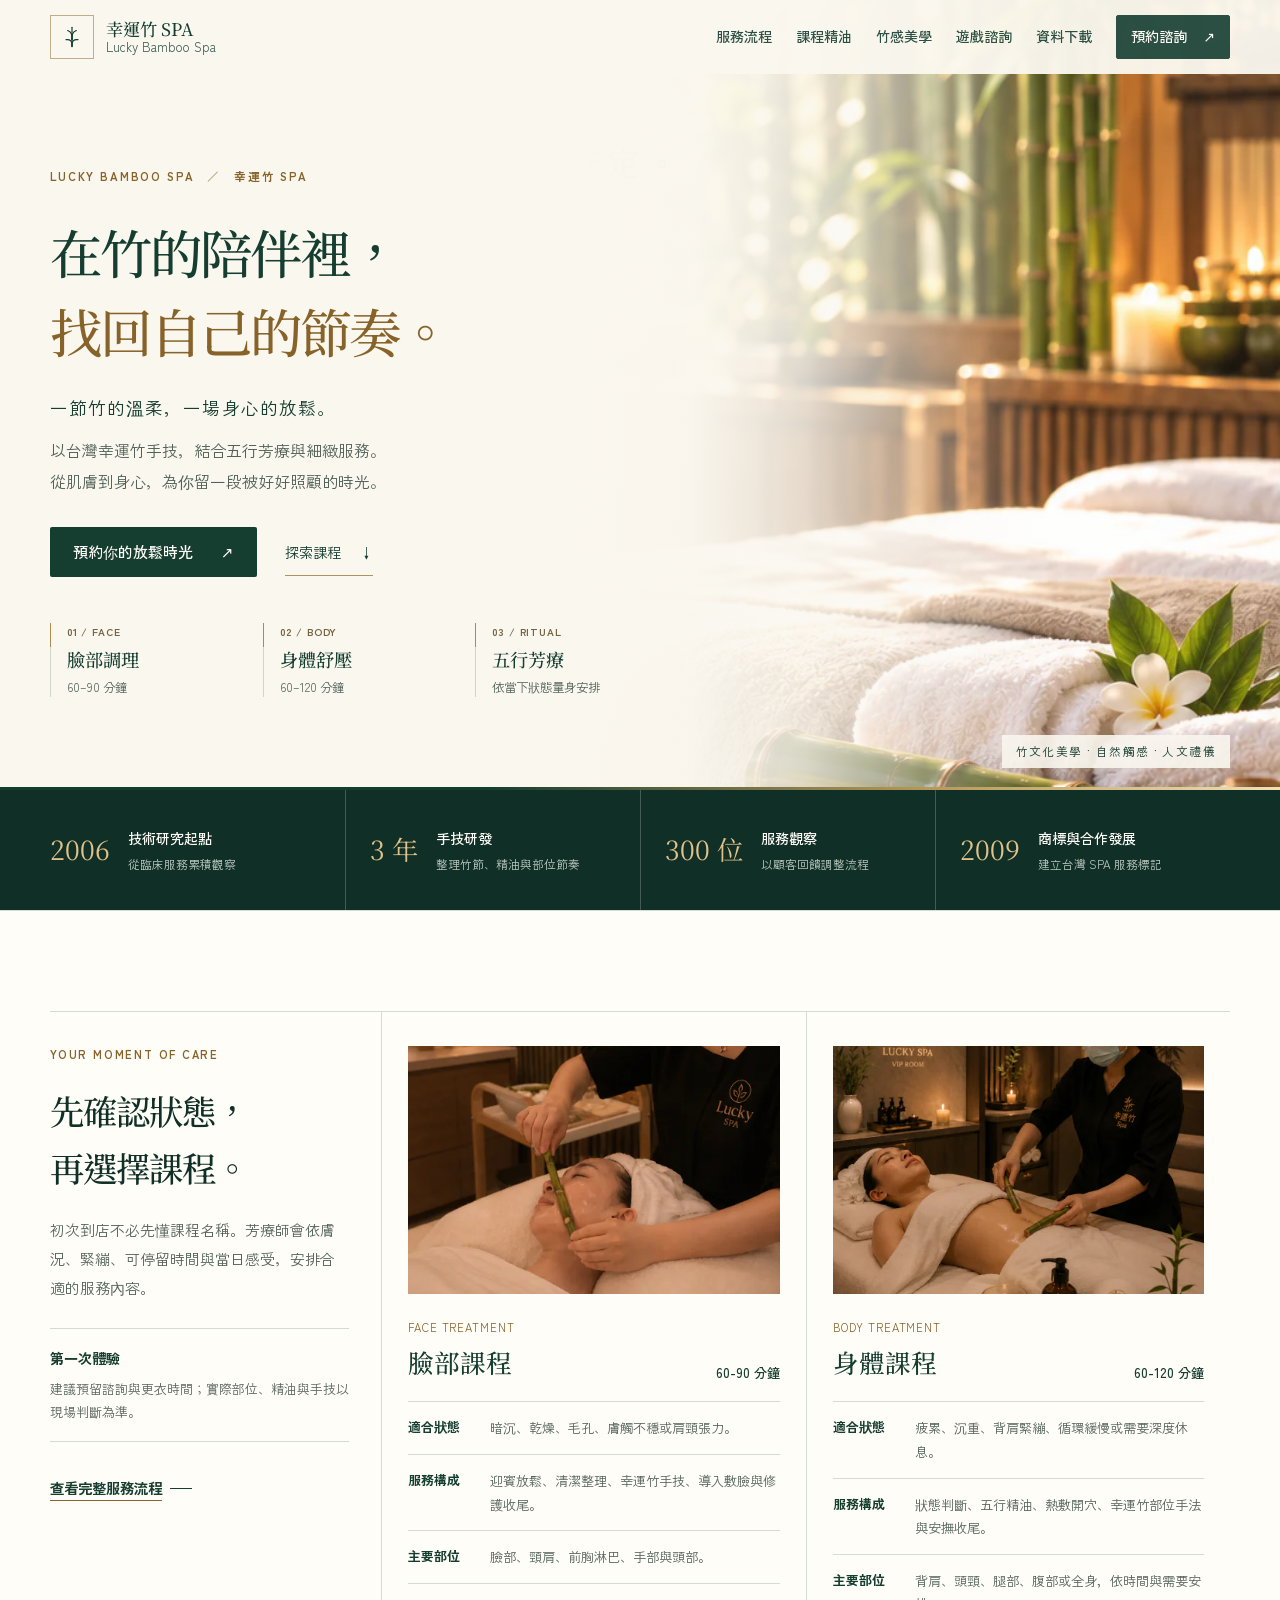
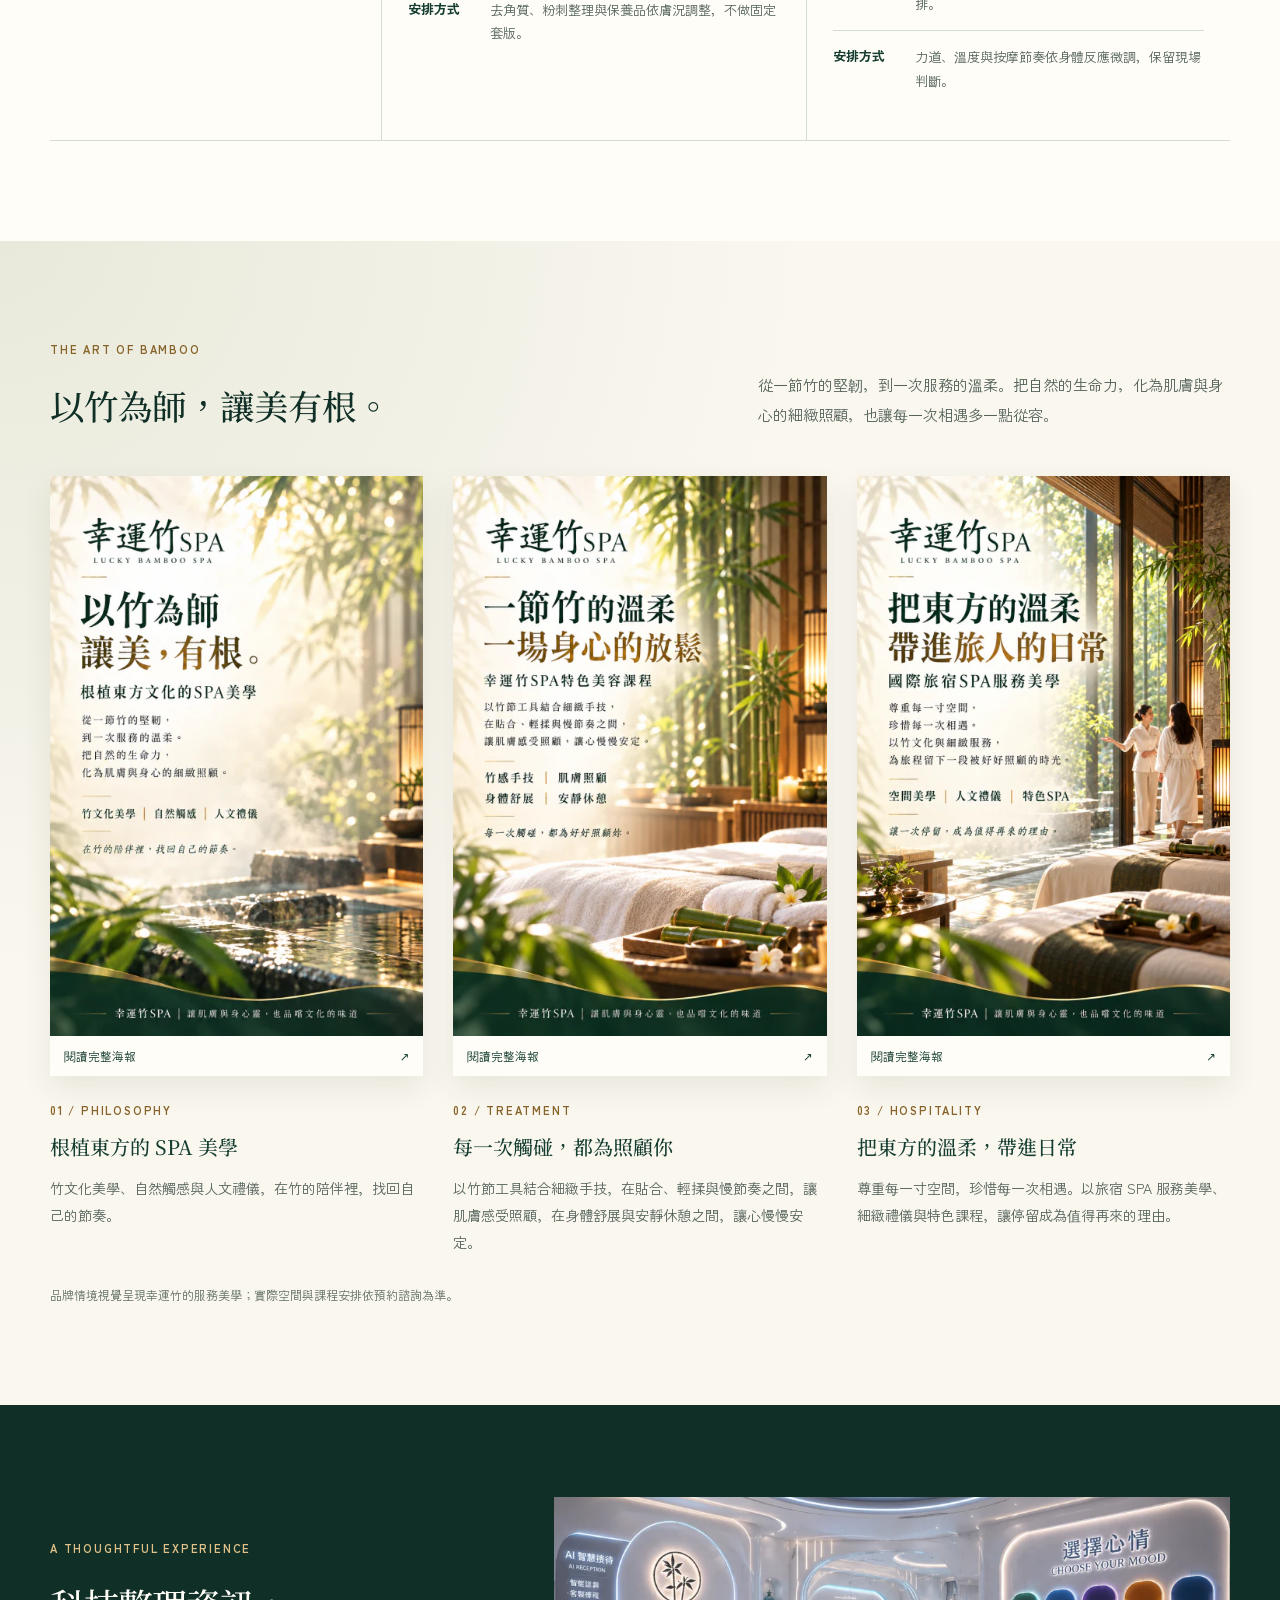
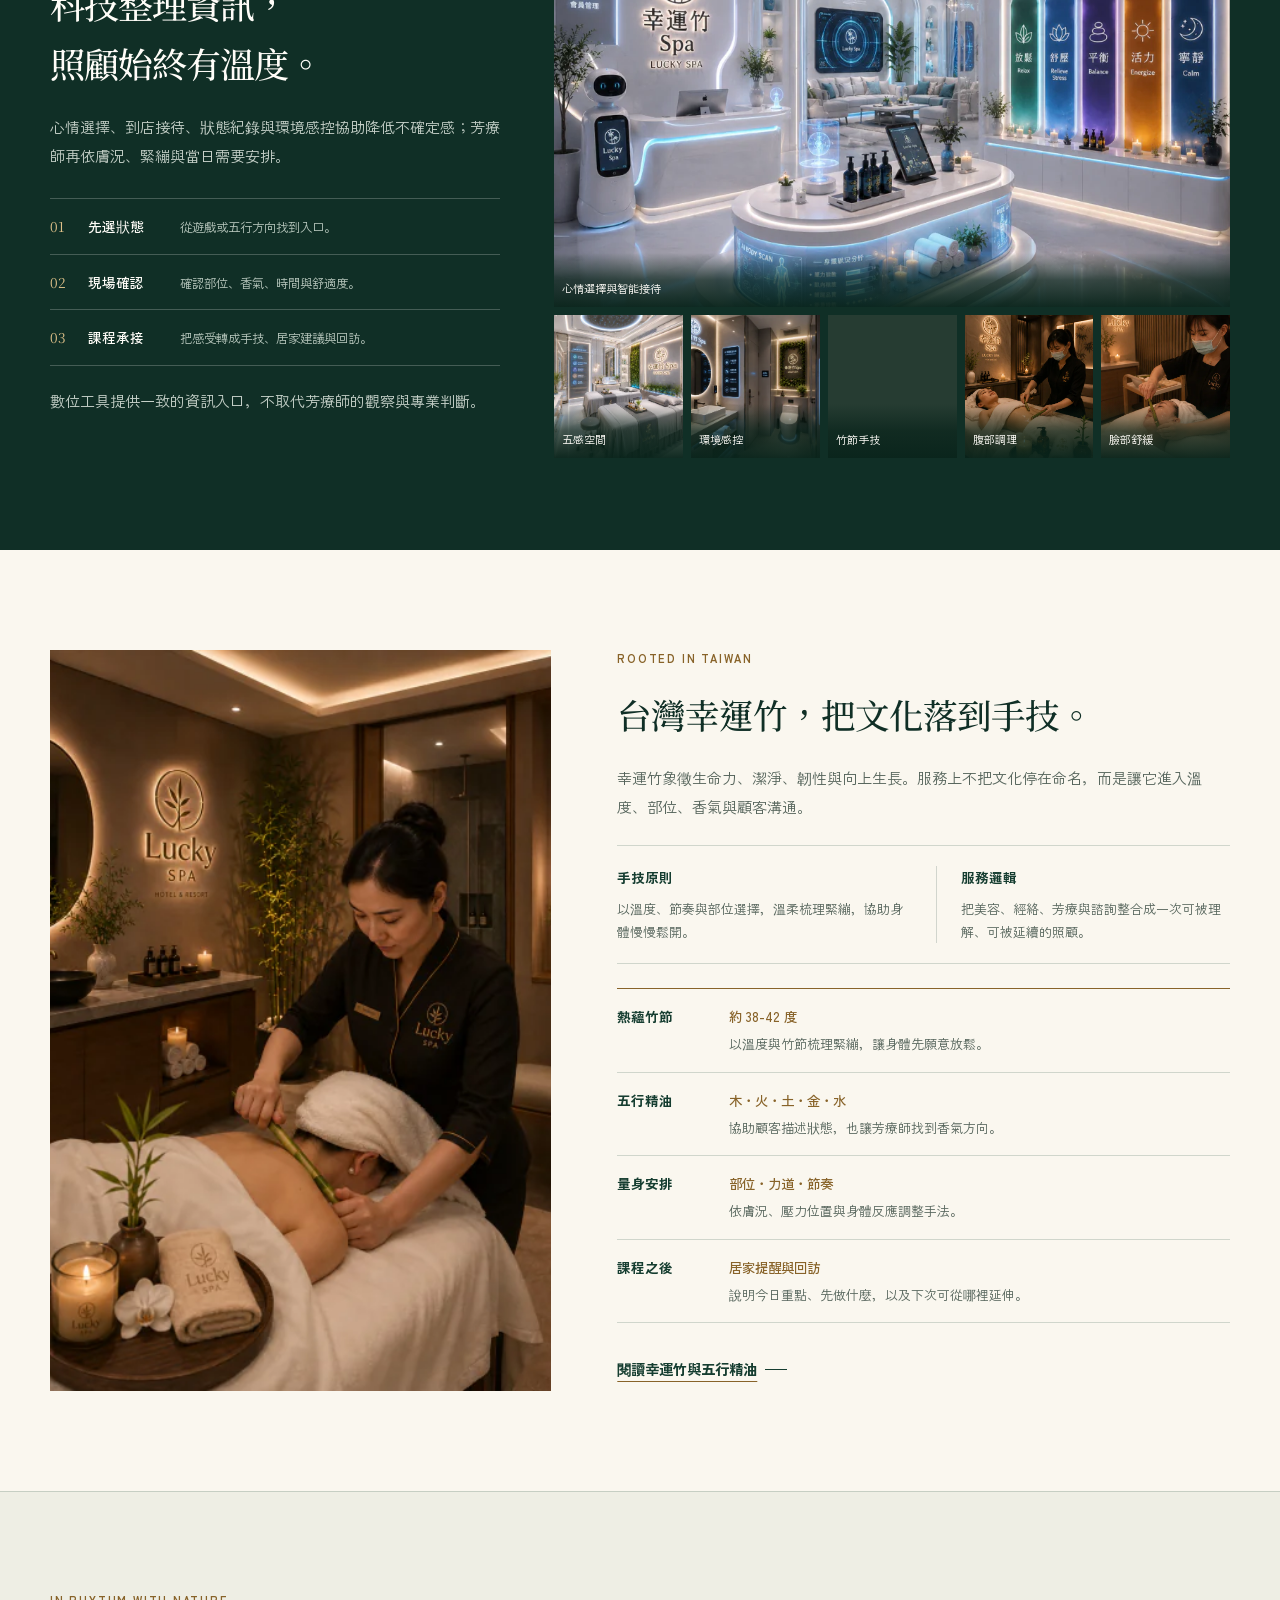
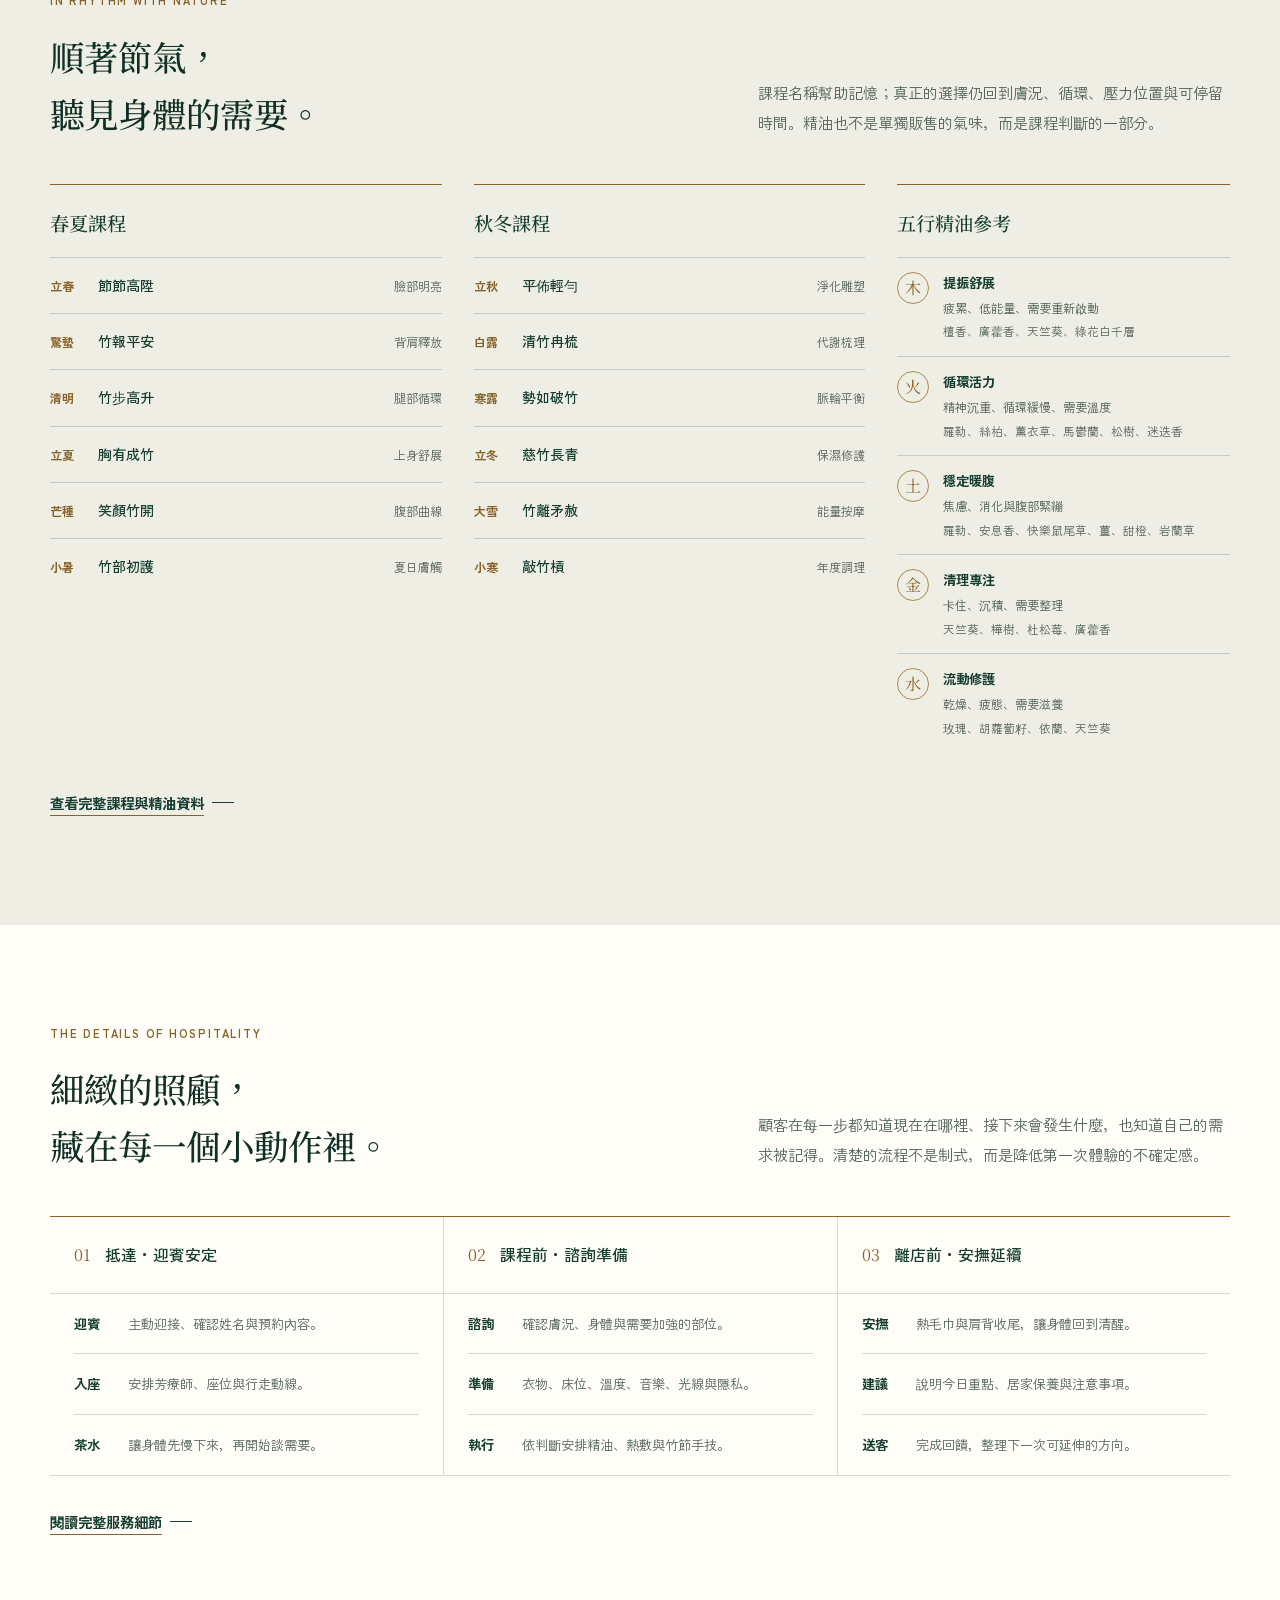
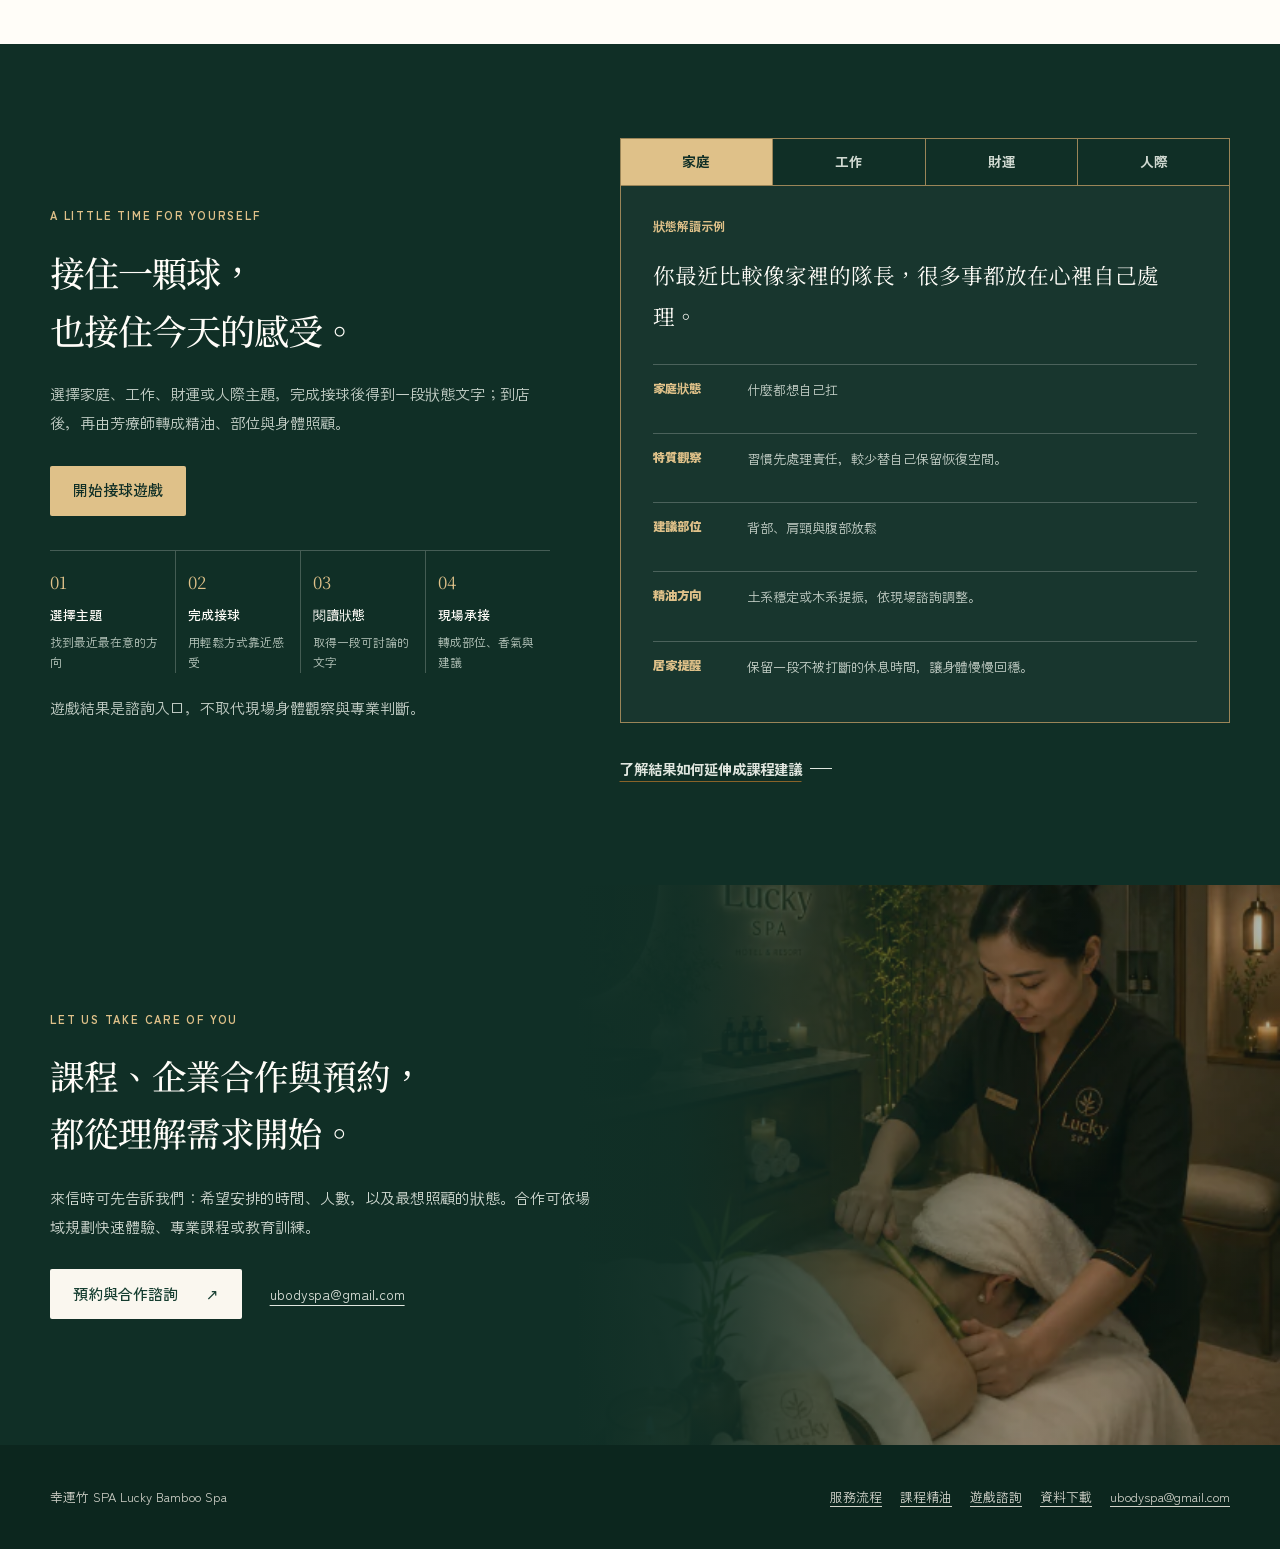
<file: index.html>
<!doctype html>
<html lang="zh-Hant">
  <head>
    <meta charset="utf-8" />
    <meta name="viewport" content="width=device-width, initial-scale=1" />
    <meta name="theme-color" content="#173f35" />
    <title>幸運竹 SPA | Lucky Bamboo Spa</title>
    <meta
      name="description"
      content="幸運竹 SPA 以台灣幸運竹手技、經絡美容、五行精油與完整服務流程，提供臉部 60-90 分鐘與身體 60-120 分鐘的量身 SPA 照顧。"
    />
    <link rel="canonical" href="https://lucky-spa.petrichor.tw/" />
    <meta property="og:title" content="幸運竹 SPA | Lucky Bamboo Spa" />
    <meta
      property="og:description"
      content="台灣幸運竹手技、五行芳療與美業標準流程，讓課程從迎賓、諮詢到居家建議都有承接。"
    />
    <meta property="og:type" content="website" />
    <meta property="og:site_name" content="幸運竹 SPA" />
    <meta property="og:locale" content="zh_TW" />
    <meta property="og:url" content="https://lucky-spa.petrichor.tw/" />
    <meta property="og:image" content="https://lucky-spa.petrichor.tw/assets/img/bamboo-hospitality-1024.webp" />
    <meta property="og:image:type" content="image/webp" />
    <meta property="og:image:width" content="1024" />
    <meta property="og:image:height" content="1536" />
    <meta property="og:image:alt" content="幸運竹 SPA 竹林、竹節手技與迎賓服務的品牌視覺" />
    <meta name="twitter:card" content="summary_large_image" />
    <meta name="twitter:title" content="幸運竹 SPA | Lucky Bamboo Spa" />
    <meta name="twitter:description" content="台灣幸運竹手技、五行芳療與量身照顧，從迎賓諮詢到課程後建議，陪你找回舒適節奏。" />
    <meta name="twitter:image" content="https://lucky-spa.petrichor.tw/assets/img/bamboo-hospitality-1024.webp" />
    <meta name="twitter:image:alt" content="幸運竹 SPA 竹林、竹節手技與迎賓服務的品牌視覺" />
    <link rel="preconnect" href="https://fonts.googleapis.com" />
    <link rel="preconnect" href="https://fonts.gstatic.com" crossorigin />
    <link
      href="https://fonts.googleapis.com/css2?family=LXGW+WenKai+TC&family=Noto+Serif+TC:wght@400;500&family=Zen+Kaku+Gothic+New:wght@400;500;700&display=swap"
      rel="stylesheet"
    />
    <link
      rel="icon"
      href="data:image/svg+xml,%3Csvg xmlns='http://www.w3.org/2000/svg' viewBox='0 0 64 64'%3E%3Crect width='64' height='64' fill='%23153427'/%3E%3Cpath d='M32 10v44M22 18c10 4 10 12 10 23M42 18c-10 4-10 12-10 23M18 40c10-2 15 3 14 13M46 40c-10-2-15 3-14 13' stroke='%23fffaf1' stroke-width='4' stroke-linecap='round' stroke-linejoin='round' fill='none'/%3E%3C/svg%3E"
    />
    <link rel="stylesheet" href="assets/css/styles.css" />
    <link rel="stylesheet" href="assets/css/homepage.css?v=20261021" />
    <script defer src="assets/js/main.js?v=20261021"></script>
  </head>
  <body class="home-page">
    <a class="skip-link" href="#main">跳到主要內容</a>

    <header class="site-header" data-header>
      <a class="brand" href="#top" aria-label="幸運竹 SPA 首頁">
        <span class="brand__mark" aria-hidden="true">
          <svg viewBox="0 0 48 48" role="img">
            <path d="M24 6v36" />
            <path d="M16 12c8 3 8 9 8 17" />
            <path d="M32 12c-8 3-8 9-8 17" />
            <path d="M13 29c8-1 12 3 11 12" />
            <path d="M35 29c-8-1-12 3-11 12" />
          </svg>
        </span>
        <span class="brand__text">
          <strong>幸運竹 SPA</strong>
          <span>Lucky Bamboo Spa</span>
        </span>
      </a>

      <button class="nav-toggle" type="button" aria-label="開啟選單" aria-expanded="false" data-nav-toggle>
        <span></span>
        <span></span>
        <span></span>
      </button>

      <nav class="site-nav" aria-label="主要導覽" data-nav>
        <a href="experience.html">服務流程</a>
        <a href="courses.html">課程精油</a>
        <a href="#philosophy">竹感美學</a>
        <a href="insights.html">遊戲諮詢</a>
        <a href="resources.html">資料下載</a>
        <a class="nav-contact" href="mailto:ubodyspa@gmail.com">預約諮詢 <span aria-hidden="true">↗</span></a>
      </nav>
    </header>

    <main id="main">
      <section class="hero home-hero" id="top">
        <picture class="hero__image" aria-hidden="true">
          <img src="assets/img/bamboo-treatment-1024.webp" srcset="assets/img/bamboo-treatment-768.webp 768w, assets/img/bamboo-treatment-1024.webp 1024w" sizes="100vw" width="1024" height="1536" alt="" fetchpriority="high" />
        </picture>
        <div class="hero__shade" aria-hidden="true"></div>

        <div class="hero__inner">
          <div class="hero__content">
            <p class="home-eyebrow">LUCKY BAMBOO SPA <span aria-hidden="true">／</span> 幸運竹 SPA</p>
            <h1>在竹的陪伴裡，<br /><span>找回自己的節奏。</span></h1>
            <p class="home-hero__core">一節竹的溫柔，一場身心的放鬆。</p>
            <p class="hero__lead">以台灣幸運竹手技，結合五行芳療與細緻服務。<br class="desktop-break" />從肌膚到身心，為你留一段被好好照顧的時光。</p>
            <div class="hero__actions">
              <a class="button button--primary" href="mailto:ubodyspa@gmail.com">預約你的放鬆時光 <span aria-hidden="true">↗</span></a>
              <a class="home-hero__explore" href="#experience">探索課程 <span aria-hidden="true">↓</span></a>
            </div>
            <ol class="hero__path" aria-label="幸運竹 SPA 服務方向">
              <li><span>01 / FACE</span><strong>臉部調理</strong><em>60–90 分鐘</em></li>
              <li><span>02 / BODY</span><strong>身體舒壓</strong><em>60–120 分鐘</em></li>
              <li><span>03 / RITUAL</span><strong>五行芳療</strong><em>依當下狀態量身安排</em></li>
            </ol>
          </div>
        </div>
        <p class="home-hero__caption" aria-hidden="true">竹文化美學 · 自然觸感 · 人文禮儀</p>
      </section>

      <section class="evidence-strip" aria-label="幸運竹 SPA 品牌發展脈絡">
        <ol>
          <li><span>2006</span><strong>技術研究起點</strong><em>從臨床服務累積觀察</em></li>
          <li><span>3 年</span><strong>手技研發</strong><em>整理竹節、精油與部位節奏</em></li>
          <li><span>300 位</span><strong>服務觀察</strong><em>以顧客回饋調整流程</em></li>
          <li><span>2009</span><strong>商標與合作發展</strong><em>建立台灣 SPA 服務標記</em></li>
        </ol>
      </section>

      <section class="section dossier-section" id="experience">
        <div class="section__inner dossier-grid">
          <div class="dossier-intro">
            <p class="home-eyebrow">YOUR MOMENT OF CARE</p>
            <h2>先確認狀態，<span class="heading-phrase">再選擇課程。</span></h2>
            <p>初次到店不必先懂課程名稱。芳療師會依膚況、緊繃、可停留時間與當日感受，安排合適的服務內容。</p>
            <div class="consultation-note">
              <strong>第一次體驗</strong>
              <span>建議預留諮詢與更衣時間；實際部位、精油與手技以現場判斷為準。</span>
            </div>
            <a class="text-link" href="experience.html">查看完整服務流程</a>
          </div>

          <article class="course-dossier">
            <img src="assets/img/bamboo-face-960.webp" srcset="assets/img/bamboo-face-480.webp 480w, assets/img/bamboo-face-960.webp 960w" sizes="(max-width: 700px) calc(100vw - 40px), (max-width: 1100px) 44vw, 29vw" width="960" height="1280" alt="幸運竹 SPA 臉部竹節舒緩手技" loading="lazy" decoding="async" />
            <div class="course-dossier__heading">
              <span>Face treatment</span>
              <h3>臉部課程</h3>
              <strong>60-90 分鐘</strong>
            </div>
            <dl>
              <div><dt>適合狀態</dt><dd>暗沉、乾燥、毛孔、膚觸不穩或肩頸張力。</dd></div>
              <div><dt>服務構成</dt><dd>迎賓放鬆、清潔整理、幸運竹手技、導入敷臉與修護收尾。</dd></div>
              <div><dt>主要部位</dt><dd>臉部、頸肩、前胸淋巴、手部與頭部。</dd></div>
              <div><dt>安排方式</dt><dd>去角質、粉刺整理與保養品依膚況調整，不做固定套版。</dd></div>
            </dl>
          </article>

          <article class="course-dossier">
            <img src="assets/img/bamboo-body-960.webp" srcset="assets/img/bamboo-body-480.webp 480w, assets/img/bamboo-body-960.webp 960w" sizes="(max-width: 700px) calc(100vw - 40px), (max-width: 1100px) 44vw, 29vw" width="960" height="1280" alt="幸運竹 SPA 腹部與身體竹節調理" loading="lazy" decoding="async" />
            <div class="course-dossier__heading">
              <span>Body treatment</span>
              <h3>身體課程</h3>
              <strong>60-120 分鐘</strong>
            </div>
            <dl>
              <div><dt>適合狀態</dt><dd>疲累、沉重、背肩緊繃、循環緩慢或需要深度休息。</dd></div>
              <div><dt>服務構成</dt><dd>狀態判斷、五行精油、熱敷開穴、幸運竹部位手法與安撫收尾。</dd></div>
              <div><dt>主要部位</dt><dd>背肩、頭頸、腿部、腹部或全身，依時間與需要安排。</dd></div>
              <div><dt>安排方式</dt><dd>力道、溫度與按摩節奏依身體反應微調，保留現場判斷。</dd></div>
            </dl>
          </article>
        </div>
      </section>

      <section class="section philosophy-section" id="philosophy" aria-labelledby="philosophy-title">
        <div class="section__inner">
          <div class="reference-heading">
            <div>
              <p class="home-eyebrow">THE ART OF BAMBOO</p>
              <h2 id="philosophy-title">以竹為師，讓美有根。</h2>
            </div>
            <p>從一節竹的堅韌，到一次服務的溫柔。把自然的生命力，化為肌膚與身心的細緻照顧，也讓每一次相遇多一點從容。</p>
          </div>
          <div class="philosophy-grid">
            <article class="philosophy-card">
              <a class="philosophy-card__art" href="assets/img/bamboo-philosophy-1024.webp" target="_blank" rel="noopener" aria-label="放大閱讀「以竹為師，讓美有根」品牌海報（另開分頁）">
                <img src="assets/img/bamboo-philosophy-768.webp" srcset="assets/img/bamboo-philosophy-480.webp 480w, assets/img/bamboo-philosophy-768.webp 768w, assets/img/bamboo-philosophy-1024.webp 1024w" sizes="(max-width: 520px) calc(100vw - 40px), (max-width: 700px) 480px, (max-width: 980px) 31vw, 374px" width="1024" height="1536" alt="竹影、溫泉與晨光交織的幸運竹品牌海報" loading="lazy" decoding="async" />
                <span>閱讀完整海報 <span aria-hidden="true">↗</span></span>
              </a>
              <div class="philosophy-card__copy"><p class="home-eyebrow">01 / PHILOSOPHY</p><h3>根植東方的 SPA 美學</h3><p>竹文化美學、自然觸感與人文禮儀，在竹的陪伴裡，找回自己的節奏。</p></div>
            </article>
            <article class="philosophy-card">
              <a class="philosophy-card__art" href="assets/img/bamboo-treatment-1024.webp" target="_blank" rel="noopener" aria-label="放大閱讀「一節竹的溫柔，一場身心的放鬆」課程海報（另開分頁）">
                <img src="assets/img/bamboo-treatment-768.webp" srcset="assets/img/bamboo-treatment-480.webp 480w, assets/img/bamboo-treatment-768.webp 768w, assets/img/bamboo-treatment-1024.webp 1024w" sizes="(max-width: 520px) calc(100vw - 40px), (max-width: 700px) 480px, (max-width: 980px) 31vw, 374px" width="1024" height="1536" alt="溫暖課程空間、竹節工具與柔軟毛巾的特色美容海報" loading="lazy" decoding="async" />
                <span>閱讀完整海報 <span aria-hidden="true">↗</span></span>
              </a>
              <div class="philosophy-card__copy"><p class="home-eyebrow">02 / TREATMENT</p><h3>每一次觸碰，都為照顧你</h3><p>以竹節工具結合細緻手技，在貼合、輕揉與慢節奏之間，讓肌膚感受照顧，在身體舒展與安靜休憩之間，讓心慢慢安定。</p></div>
            </article>
            <article class="philosophy-card">
              <a class="philosophy-card__art" href="assets/img/bamboo-hospitality-1024.webp" target="_blank" rel="noopener" aria-label="放大閱讀「把東方的溫柔帶進旅人的日常」服務海報（另開分頁）">
                <img src="assets/img/bamboo-hospitality-768.webp" srcset="assets/img/bamboo-hospitality-480.webp 480w, assets/img/bamboo-hospitality-768.webp 768w, assets/img/bamboo-hospitality-1024.webp 1024w" sizes="(max-width: 520px) calc(100vw - 40px), (max-width: 700px) 480px, (max-width: 980px) 31vw, 374px" width="1024" height="1536" alt="芳療師迎接旅人、竹林光影與雙人課程床的服務美學海報" loading="lazy" decoding="async" />
                <span>閱讀完整海報 <span aria-hidden="true">↗</span></span>
              </a>
              <div class="philosophy-card__copy"><p class="home-eyebrow">03 / HOSPITALITY</p><h3>把東方的溫柔，帶進日常</h3><p>尊重每一寸空間，珍惜每一次相遇。以旅宿 SPA 服務美學、細緻禮儀與特色課程，讓停留成為值得再來的理由。</p></div>
            </article>
          </div>
          <p class="philosophy-note">品牌情境視覺呈現幸運竹的服務美學；實際空間與課程安排依預約諮詢為準。</p>
        </div>
      </section>

      <section class="tech-journal" id="tech" aria-labelledby="tech-title">
        <div class="section__inner tech-journal__grid">
          <div class="tech-journal__copy">
            <p class="home-eyebrow">A THOUGHTFUL EXPERIENCE</p>
            <h2 id="tech-title">科技整理資訊，<br />照顧始終有溫度。</h2>
            <p>心情選擇、到店接待、狀態紀錄與環境感控協助降低不確定感；芳療師再依膚況、緊繃與當日需要安排。</p>
            <ol class="service-chain">
              <li><span>01</span><strong>先選狀態</strong><em>從遊戲或五行方向找到入口。</em></li>
              <li><span>02</span><strong>現場確認</strong><em>確認部位、香氣、時間與舒適度。</em></li>
              <li><span>03</span><strong>課程承接</strong><em>把感受轉成手技、居家建議與回訪。</em></li>
            </ol>
            <p class="tech-journal__note">數位工具提供一致的資訊入口，不取代芳療師的觀察與專業判斷。</p>
          </div>

          <div class="tech-media" role="group" aria-label="幸運竹 SPA 數位與課程場域">
            <figure class="tech-media__primary">
              <img src="assets/img/reception-960.webp" srcset="assets/img/reception-480.webp 480w, assets/img/reception-960.webp 960w" sizes="(max-width: 980px) calc(100vw - 40px), 50vw" width="960" height="769" alt="幸運竹 SPA 心情選擇與智能接待空間" loading="lazy" decoding="async" />
              <figcaption>心情選擇與智能接待</figcaption>
            </figure>
            <div class="tech-media__rail">
              <figure><img src="assets/img/sensory-room-960.webp" srcset="assets/img/sensory-room-480.webp 480w, assets/img/sensory-room-960.webp 960w" sizes="(max-width: 700px) 44vw, (max-width: 980px) 18vw, 12vw" width="960" height="769" alt="五感課程空間" loading="lazy" decoding="async" /><figcaption>五感空間</figcaption></figure>
              <figure><img src="assets/img/care-room-960.webp" srcset="assets/img/care-room-480.webp 480w, assets/img/care-room-960.webp 960w" sizes="(max-width: 700px) 44vw, (max-width: 980px) 18vw, 12vw" width="960" height="769" alt="衛生與環境感控空間" loading="lazy" decoding="async" /><figcaption>環境感控</figcaption></figure>
              <figure><img src="assets/img/bamboo-back-960.webp" srcset="assets/img/bamboo-back-480.webp 480w, assets/img/bamboo-back-960.webp 960w" sizes="(max-width: 700px) 44vw, (max-width: 980px) 18vw, 12vw" width="960" height="1200" alt="背部幸運竹手技" loading="lazy" decoding="async" /><figcaption>竹節手技</figcaption></figure>
              <figure><img src="assets/img/bamboo-body-960.webp" srcset="assets/img/bamboo-body-480.webp 480w, assets/img/bamboo-body-960.webp 960w" sizes="(max-width: 700px) 44vw, (max-width: 980px) 18vw, 12vw" width="960" height="1280" alt="腹部幸運竹調理" loading="lazy" decoding="async" /><figcaption>腹部調理</figcaption></figure>
              <figure><img src="assets/img/bamboo-face-960.webp" srcset="assets/img/bamboo-face-480.webp 480w, assets/img/bamboo-face-960.webp 960w" sizes="(max-width: 700px) calc(100vw - 40px), (max-width: 980px) 18vw, 12vw" width="960" height="1280" alt="臉部幸運竹舒緩" loading="lazy" decoding="async" /><figcaption>臉部舒緩</figcaption></figure>
            </div>
          </div>
        </div>
      </section>

      <section class="section craft-journal" id="origin">
        <div class="section__inner craft-journal__grid">
          <div class="craft-journal__media">
            <img src="assets/img/bamboo-back-960.webp" srcset="assets/img/bamboo-back-480.webp 480w, assets/img/bamboo-back-960.webp 960w" sizes="(max-width: 980px) calc(100vw - 40px), 50vw" width="960" height="1200" alt="芳療師使用溫熱幸運竹梳理背部" loading="lazy" decoding="async" />
          </div>
          <div class="craft-journal__copy">
            <p class="home-eyebrow">ROOTED IN TAIWAN</p>
            <h2>台灣幸運竹，<span class="heading-phrase">把文化落到手技。</span></h2>
            <p>幸運竹象徵生命力、潔淨、韌性與向上生長。服務上不把文化停在命名，而是讓它進入溫度、部位、香氣與顧客溝通。</p>
            <div class="craft-context" role="group" aria-label="幸運竹手技原則">
              <p><strong>手技原則</strong><span>以溫度、節奏與部位選擇，溫柔梳理緊繃，協助身體慢慢鬆開。</span></p>
              <p><strong>服務邏輯</strong><span>把美容、經絡、芳療與諮詢整合成一次可被理解、可被延續的照顧。</span></p>
            </div>
            <dl class="craft-specification">
              <div><dt>熱蘊竹節</dt><dd><strong>約 38-42 度</strong><span>以溫度與竹節梳理緊繃，讓身體先願意放鬆。</span></dd></div>
              <div><dt>五行精油</dt><dd><strong>木・火・土・金・水</strong><span>協助顧客描述狀態，也讓芳療師找到香氣方向。</span></dd></div>
              <div><dt>量身安排</dt><dd><strong>部位・力道・節奏</strong><span>依膚況、壓力位置與身體反應調整手法。</span></dd></div>
              <div><dt>課程之後</dt><dd><strong>居家提醒與回訪</strong><span>說明今日重點、先做什麼，以及下次可從哪裡延伸。</span></dd></div>
            </dl>
            <a class="text-link" href="courses.html">閱讀幸運竹與五行精油</a>
          </div>
        </div>
      </section>

      <section class="section program-reference" id="programs">
        <div class="section__inner">
          <div class="reference-heading">
            <div><p class="home-eyebrow">IN RHYTHM WITH NATURE</p><h2>順著節氣，<br />聽見身體的需要。</h2></div>
            <p>課程名稱幫助記憶；真正的選擇仍回到膚況、循環、壓力位置與可停留時間。精油也不是單獨販售的氣味，而是課程判斷的一部分。</p>
          </div>

          <div class="reference-grid">
            <section class="season-reference" aria-labelledby="spring-summer-heading">
              <h3 id="spring-summer-heading">春夏課程</h3>
              <ol>
                <li><span>立春</span><strong>節節高陞</strong><em>臉部明亮</em></li>
                <li><span>驚蟄</span><strong>竹報平安</strong><em>背肩釋放</em></li>
                <li><span>清明</span><strong>竹步高升</strong><em>腿部循環</em></li>
                <li><span>立夏</span><strong>胸有成竹</strong><em>上身舒展</em></li>
                <li><span>芒種</span><strong>笑顏竹開</strong><em>腹部曲線</em></li>
                <li><span>小暑</span><strong>竹部初護</strong><em>夏日膚觸</em></li>
              </ol>
            </section>

            <section class="season-reference" aria-labelledby="autumn-winter-heading">
              <h3 id="autumn-winter-heading">秋冬課程</h3>
              <ol>
                <li><span>立秋</span><strong>平佈輕勻</strong><em>淨化雕塑</em></li>
                <li><span>白露</span><strong>清竹冉梳</strong><em>代謝梳理</em></li>
                <li><span>寒露</span><strong>勢如破竹</strong><em>脈輪平衡</em></li>
                <li><span>立冬</span><strong>慈竹長青</strong><em>保濕修護</em></li>
                <li><span>大雪</span><strong>竹離矛赦</strong><em>能量按摩</em></li>
                <li><span>小寒</span><strong>敲竹槓</strong><em>年度調理</em></li>
              </ol>
            </section>

            <aside class="oil-reference" aria-labelledby="oil-reference-heading">
              <h3 id="oil-reference-heading">五行精油參考</h3>
              <dl>
                <div><dt>木</dt><dd><strong>提振舒展</strong><span>疲累、低能量、需要重新啟動</span><small>檀香、廣藿香、天竺葵、綠花白千層</small></dd></div>
                <div><dt>火</dt><dd><strong>循環活力</strong><span>精神沉重、循環緩慢、需要溫度</span><small>羅勒、絲柏、薰衣草、馬鬱蘭、松樹、迷迭香</small></dd></div>
                <div><dt>土</dt><dd><strong>穩定暖腹</strong><span>焦慮、消化與腹部緊繃</span><small>羅勒、安息香、快樂鼠尾草、薑、甜橙、岩蘭草</small></dd></div>
                <div><dt>金</dt><dd><strong>清理專注</strong><span>卡住、沉積、需要整理</span><small>天竺葵、樺樹、杜松莓、廣藿香</small></dd></div>
                <div><dt>水</dt><dd><strong>流動修護</strong><span>乾燥、疲態、需要滋養</span><small>玫瑰、胡蘿蔔籽、依蘭、天竺葵</small></dd></div>
              </dl>
            </aside>
          </div>
          <a class="text-link reference-link" href="courses.html">查看完整課程與精油資料</a>
        </div>
      </section>

      <section class="section service-standard" id="journey">
        <div class="section__inner">
          <div class="reference-heading">
            <div><p class="home-eyebrow">THE DETAILS OF HOSPITALITY</p><h2>細緻的照顧，<br />藏在每一個小動作裡。</h2></div>
            <p>顧客在每一步都知道現在在哪裡、接下來會發生什麼，也知道自己的需求被記得。清楚的流程不是制式，而是降低第一次體驗的不確定感。</p>
          </div>

          <div class="service-standard__grid" role="group" aria-label="幸運竹 SPA 服務標準">
            <article>
              <div class="service-standard__head"><span>01</span><h3>抵達・迎賓安定</h3></div>
              <ul>
                <li><strong>迎賓</strong><span>主動迎接、確認姓名與預約內容。</span></li>
                <li><strong>入座</strong><span>安排芳療師、座位與行走動線。</span></li>
                <li><strong>茶水</strong><span>讓身體先慢下來，再開始談需要。</span></li>
              </ul>
            </article>
            <article>
              <div class="service-standard__head"><span>02</span><h3>課程前・諮詢準備</h3></div>
              <ul>
                <li><strong>諮詢</strong><span>確認膚況、身體與需要加強的部位。</span></li>
                <li><strong>準備</strong><span>衣物、床位、溫度、音樂、光線與隱私。</span></li>
                <li><strong>執行</strong><span>依判斷安排精油、熱敷與竹節手技。</span></li>
              </ul>
            </article>
            <article>
              <div class="service-standard__head"><span>03</span><h3>離店前・安撫延續</h3></div>
              <ul>
                <li><strong>安撫</strong><span>熱毛巾與肩背收尾，讓身體回到清醒。</span></li>
                <li><strong>建議</strong><span>說明今日重點、居家保養與注意事項。</span></li>
                <li><strong>送客</strong><span>完成回饋，整理下一次可延伸的方向。</span></li>
              </ul>
            </article>
          </div>
          <a class="text-link" href="experience.html">閱讀完整服務細節</a>
        </div>
      </section>

      <section class="game-consultation" id="game">
        <div class="section__inner game-consultation__grid">
          <div class="game-consultation__copy">
            <p class="home-eyebrow">A LITTLE TIME FOR YOURSELF</p>
            <h2>接住一顆球，<br />也接住今天的感受。</h2>
            <p>選擇家庭、工作、財運或人際主題，完成接球後得到一段狀態文字；到店後，再由芳療師轉成精油、部位與身體照顧。</p>
            <a class="button button--primary" href="https://connact.my.canva.site/cah9p7fm1k7cdn3t" target="_blank" rel="noopener">開始接球遊戲</a>
            <ol class="game-path" aria-label="遊戲到課程的四個步驟">
              <li><span>01</span><strong>選擇主題</strong><em>找到最近最在意的方向</em></li>
              <li><span>02</span><strong>完成接球</strong><em>用輕鬆方式靠近感受</em></li>
              <li><span>03</span><strong>閱讀狀態</strong><em>取得一段可討論的文字</em></li>
              <li><span>04</span><strong>現場承接</strong><em>轉成部位、香氣與建議</em></li>
            </ol>
            <p class="game-disclaimer">遊戲結果是諮詢入口，不取代現場身體觀察與專業判斷。</p>
          </div>

          <div class="result-panel" id="result">
            <div class="theme-switcher" role="tablist" aria-label="切換結果主題">
              <button class="theme-button is-active" type="button" role="tab" aria-selected="true" data-theme="family">家庭</button>
              <button class="theme-button" type="button" role="tab" aria-selected="false" data-theme="work">工作</button>
              <button class="theme-button" type="button" role="tab" aria-selected="false" data-theme="wealth">財運</button>
              <button class="theme-button" type="button" role="tab" aria-selected="false" data-theme="social">人際</button>
            </div>
            <article class="reading-card" aria-live="polite">
              <span class="reading-card__label">狀態解讀示例</span>
              <h3 data-result-title>你最近比較像家裡的隊長，很多事都放在心裡自己處理。</h3>
              <dl>
                <div><dt>家庭狀態</dt><dd data-result-state>什麼都想自己扛</dd></div>
                <div><dt>特質觀察</dt><dd data-result-focus>習慣先處理責任，較少替自己保留恢復空間。</dd></div>
                <div><dt>建議部位</dt><dd data-result-need>背部、肩頸與腹部放鬆</dd></div>
                <div><dt>精油方向</dt><dd data-result-trait>土系穩定或木系提振，依現場諮詢調整。</dd></div>
                <div><dt>居家提醒</dt><dd data-result-advice>保留一段不被打斷的休息時間，讓身體慢慢回穩。</dd></div>
              </dl>
            </article>
            <a class="text-link result-link" href="insights.html">了解結果如何延伸成課程建議</a>
          </div>
        </div>
      </section>

      <section class="contact-section home-contact" id="contact">
        <div class="contact-section__image" aria-hidden="true">
          <img src="assets/img/bamboo-back-960.webp" srcset="assets/img/bamboo-back-480.webp 480w, assets/img/bamboo-back-960.webp 960w" sizes="(max-width: 700px) 100vw, 60vw" width="960" height="1200" alt="" loading="lazy" decoding="async" />
        </div>
        <div class="contact-section__content">
          <p class="home-eyebrow">LET US TAKE CARE OF YOU</p>
          <h2>課程、企業合作與預約，<br />都從理解需求開始。</h2>
          <p>來信時可先告訴我們：希望安排的時間、人數，以及最想照顧的狀態。合作可依場域規劃快速體驗、專業課程或教育訓練。</p>
          <a class="button button--light" href="mailto:ubodyspa@gmail.com">預約與合作諮詢 <span aria-hidden="true">↗</span></a>
          <a class="contact-email" href="mailto:ubodyspa@gmail.com">ubodyspa@gmail.com</a>
        </div>
      </section>
    </main>

    <footer class="site-footer">
      <p>幸運竹 SPA Lucky Bamboo Spa</p>
      <div class="footer-links">
        <a href="experience.html">服務流程</a>
        <a href="courses.html">課程精油</a>
        <a href="insights.html">遊戲諮詢</a>
        <a href="resources.html">資料下載</a>
        <a href="mailto:ubodyspa@gmail.com">ubodyspa@gmail.com</a>
      </div>
    </footer>
  </body>
</html>
</file>
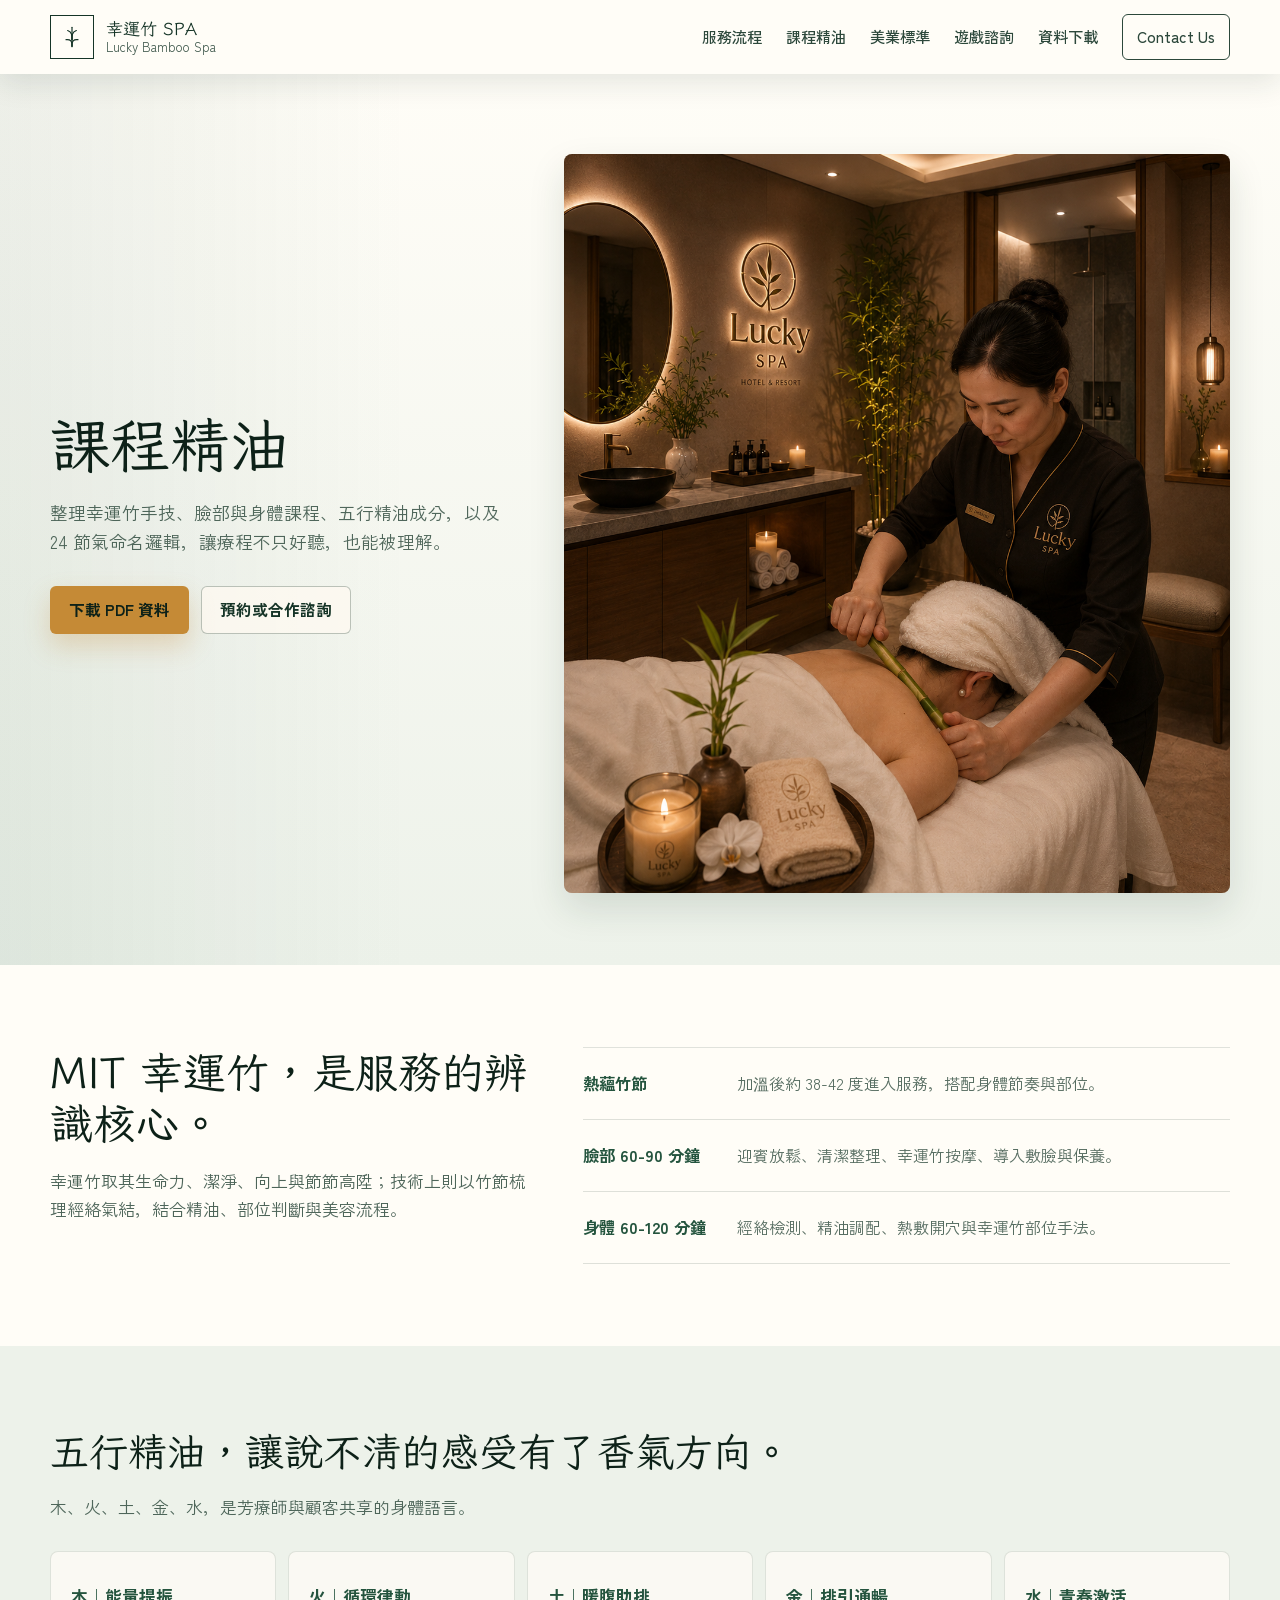
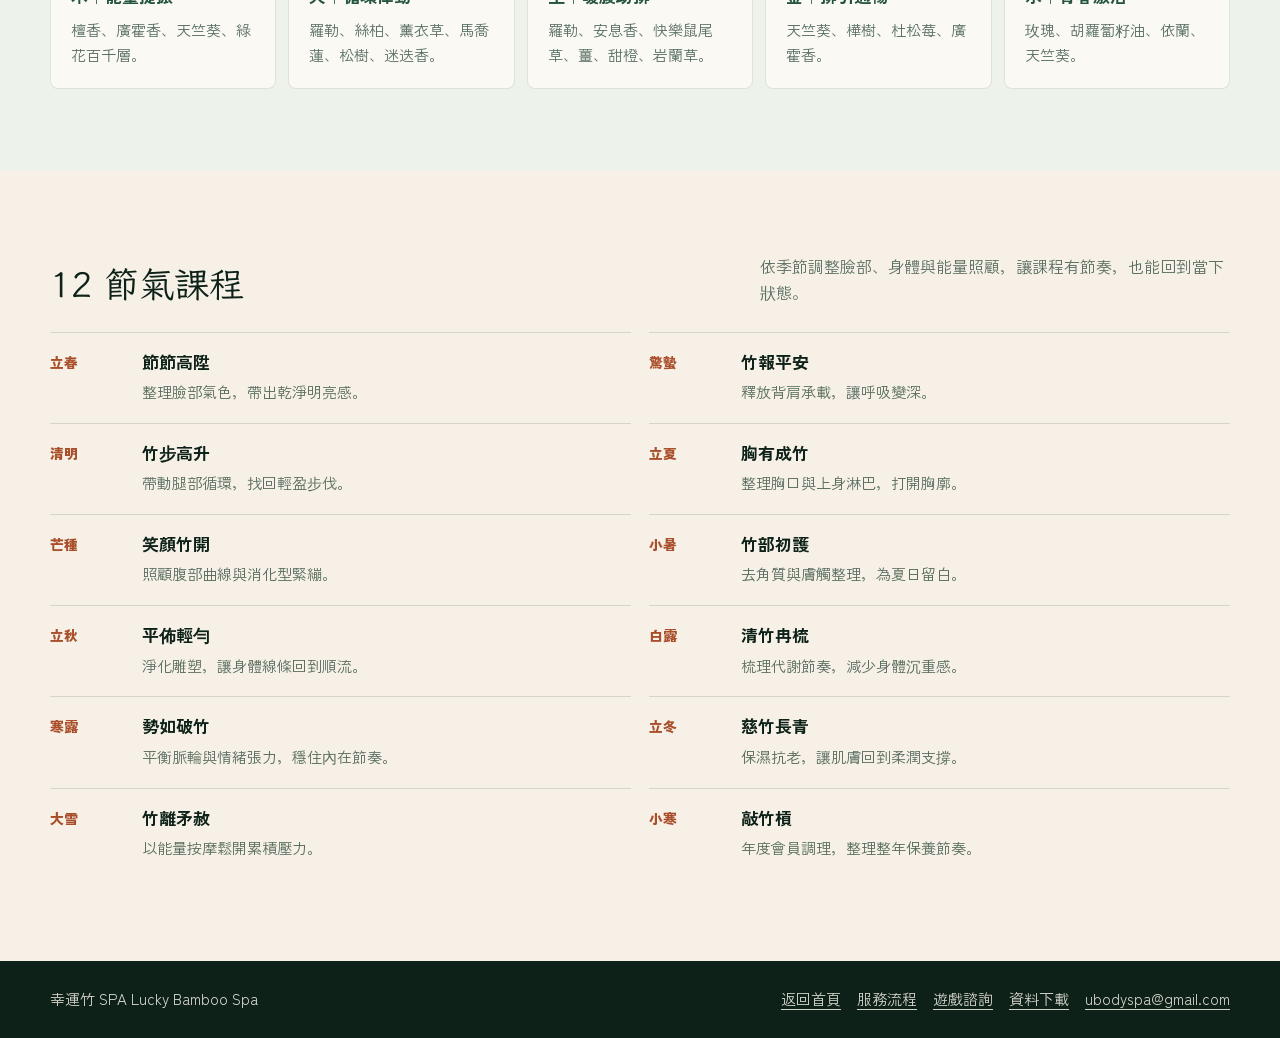
<file: courses.html>
<!doctype html>
<html lang="zh-Hant">
  <head>
    <meta charset="utf-8" />
    <meta name="viewport" content="width=device-width, initial-scale=1" />
    <title>課程精油 | 幸運竹 SPA</title>
    <meta
      name="description"
      content="幸運竹 SPA 課程與五行精油，整理 MIT 幸運竹手技、節氣課程與木火土金水五款香氣方向。"
    />
    <link rel="preconnect" href="https://fonts.googleapis.com" />
    <link rel="preconnect" href="https://fonts.gstatic.com" crossorigin />
    <link
      href="https://fonts.googleapis.com/css2?family=LXGW+WenKai+TC&family=Zen+Kaku+Gothic+New:wght@400;500;700&display=swap"
      rel="stylesheet"
    />
    <link
      rel="icon"
      href="data:image/svg+xml,%3Csvg xmlns='http://www.w3.org/2000/svg' viewBox='0 0 64 64'%3E%3Crect width='64' height='64' fill='%23153427'/%3E%3Cpath d='M32 10v44M22 18c10 4 10 12 10 23M42 18c-10 4-10 12-10 23M18 40c10-2 15 3 14 13M46 40c-10-2-15 3-14 13' stroke='%23fffdf7' stroke-width='4' stroke-linecap='round' stroke-linejoin='round' fill='none'/%3E%3C/svg%3E"
    />
    <link rel="stylesheet" href="assets/css/styles.css" />
    <script defer src="assets/js/main.js"></script>
  </head>
  <body class="page-light">
    <a class="skip-link" href="#main">跳到主要內容</a>

    <header class="site-header site-header--solid" data-header>
      <a class="brand" href="index.html#top" aria-label="回到幸運竹 SPA 首頁">
        <span class="brand__mark" aria-hidden="true">
          <svg viewBox="0 0 48 48" role="img">
            <path d="M24 6v36" />
            <path d="M16 12c8 3 8 9 8 17" />
            <path d="M32 12c-8 3-8 9-8 17" />
            <path d="M13 29c8-1 12 3 11 12" />
            <path d="M35 29c-8-1-12 3-11 12" />
          </svg>
        </span>
        <span class="brand__text">
          <strong>幸運竹 SPA</strong>
          <span>Lucky Bamboo Spa</span>
        </span>
      </a>

      <button class="nav-toggle" type="button" aria-label="開啟選單" aria-expanded="false" data-nav-toggle>
        <span></span>
        <span></span>
        <span></span>
      </button>

      <nav class="site-nav" aria-label="主要導覽" data-nav>
        <a href="experience.html">服務流程</a>
        <a aria-current="page" href="courses.html">課程精油</a>
        <a href="index.html#journey">美業標準</a>
        <a href="insights.html">遊戲諮詢</a>
        <a href="resources.html">資料下載</a>
        <a class="nav-contact" href="mailto:ubodyspa@gmail.com">Contact Us</a>
      </nav>
    </header>

    <main id="main" class="content-page">
      <section class="page-hero page-hero--split">
        <div class="page-hero__inner">
          <div class="page-hero__copy">
            <h1>課程精油</h1>
            <p>
              整理幸運竹手技、臉部與身體課程、五行精油成分，以及 24 節氣命名邏輯，讓療程不只好聽，也能被理解。
            </p>
            <div class="page-hero__actions">
              <a class="button button--primary" href="resources.html">下載 PDF 資料</a>
              <a class="button button--ghost-dark" href="mailto:ubodyspa@gmail.com">預約或合作諮詢</a>
            </div>
          </div>
          <figure class="page-hero__media">
            <img src="assets/img/549A28E1-1E7C-49CC-8EEA-E7A3C28204A7.png" alt="幸運竹 SPA 幸運竹手技療程" />
          </figure>
        </div>
      </section>

      <section class="detail-section">
        <div class="section__inner detail-grid">
          <div class="section-copy">
            <h2>MIT 幸運竹，是服務的辨識核心。</h2>
            <p>
              幸運竹取其生命力、潔淨、向上與節節高陞；技術上則以竹節梳理經絡氣結，結合精油、部位判斷與美容流程。
            </p>
          </div>
          <div class="detail-list">
            <article>
              <strong>熱蘊竹節</strong>
              <p>加溫後約 38-42 度進入服務，搭配身體節奏與部位。</p>
            </article>
            <article>
              <strong>臉部 60-90 分鐘</strong>
              <p>迎賓放鬆、清潔整理、幸運竹按摩、導入敷臉與保養。</p>
            </article>
            <article>
              <strong>身體 60-120 分鐘</strong>
              <p>經絡檢測、精油調配、熱敷開穴與幸運竹部位手法。</p>
            </article>
          </div>
        </div>
      </section>

      <section class="story-band story-band--light">
        <div class="section__inner">
          <div class="section-copy section-copy--wide">
            <h2>五行精油，讓說不清的感受有了香氣方向。</h2>
            <p>
              木、火、土、金、水，是芳療師與顧客共享的身體語言。
            </p>
          </div>
          <div class="oil-grid" role="group" aria-label="五行精油">
            <article>
              <strong>木｜能量提振</strong>
              <p>檀香、廣霍香、天竺葵、綠花百千層。</p>
            </article>
            <article>
              <strong>火｜循環律動</strong>
              <p>羅勒、絲柏、薰衣草、馬喬蓮、松樹、迷迭香。</p>
            </article>
            <article>
              <strong>土｜暖腹助排</strong>
              <p>羅勒、安息香、快樂鼠尾草、薑、甜橙、岩蘭草。</p>
            </article>
            <article>
              <strong>金｜排引通暢</strong>
              <p>天竺葵、樺樹、杜松莓、廣霍香。</p>
            </article>
            <article>
              <strong>水｜青春激活</strong>
              <p>玫瑰、胡蘿蔔籽油、依蘭、天竺葵。</p>
            </article>
          </div>
        </div>
      </section>

      <section class="detail-section detail-section--soft">
        <div class="section__inner">
          <div class="resource-section__head">
            <h2>12 節氣課程</h2>
            <p>依季節調整臉部、身體與能量照顧，讓課程有節奏，也能回到當下狀態。</p>
          </div>
          <div class="course-list">
            <article>
              <span>立春</span>
              <strong>節節高陞</strong>
              <p>整理臉部氣色，帶出乾淨明亮感。</p>
            </article>
            <article>
              <span>驚蟄</span>
              <strong>竹報平安</strong>
              <p>釋放背肩承載，讓呼吸變深。</p>
            </article>
            <article>
              <span>清明</span>
              <strong>竹步高升</strong>
              <p>帶動腿部循環，找回輕盈步伐。</p>
            </article>
            <article>
              <span>立夏</span>
              <strong>胸有成竹</strong>
              <p>整理胸口與上身淋巴，打開胸廓。</p>
            </article>
            <article>
              <span>芒種</span>
              <strong>笑顏竹開</strong>
              <p>照顧腹部曲線與消化型緊繃。</p>
            </article>
            <article>
              <span>小暑</span>
              <strong>竹部初護</strong>
              <p>去角質與膚觸整理，為夏日留白。</p>
            </article>
            <article>
              <span>立秋</span>
              <strong>平佈輕勻</strong>
              <p>淨化雕塑，讓身體線條回到順流。</p>
            </article>
            <article>
              <span>白露</span>
              <strong>清竹冉梳</strong>
              <p>梳理代謝節奏，減少身體沉重感。</p>
            </article>
            <article>
              <span>寒露</span>
              <strong>勢如破竹</strong>
              <p>平衡脈輪與情緒張力，穩住內在節奏。</p>
            </article>
            <article>
              <span>立冬</span>
              <strong>慈竹長青</strong>
              <p>保濕抗老，讓肌膚回到柔潤支撐。</p>
            </article>
            <article>
              <span>大雪</span>
              <strong>竹離矛赦</strong>
              <p>以能量按摩鬆開累積壓力。</p>
            </article>
            <article>
              <span>小寒</span>
              <strong>敲竹槓</strong>
              <p>年度會員調理，整理整年保養節奏。</p>
            </article>
          </div>
        </div>
      </section>
    </main>

    <footer class="site-footer">
      <p>幸運竹 SPA Lucky Bamboo Spa</p>
      <div class="footer-links">
        <a href="index.html">返回首頁</a>
        <a href="experience.html">服務流程</a>
        <a href="insights.html">遊戲諮詢</a>
        <a href="resources.html">資料下載</a>
        <a href="mailto:ubodyspa@gmail.com">ubodyspa@gmail.com</a>
      </div>
    </footer>
  </body>
</html>
</file>
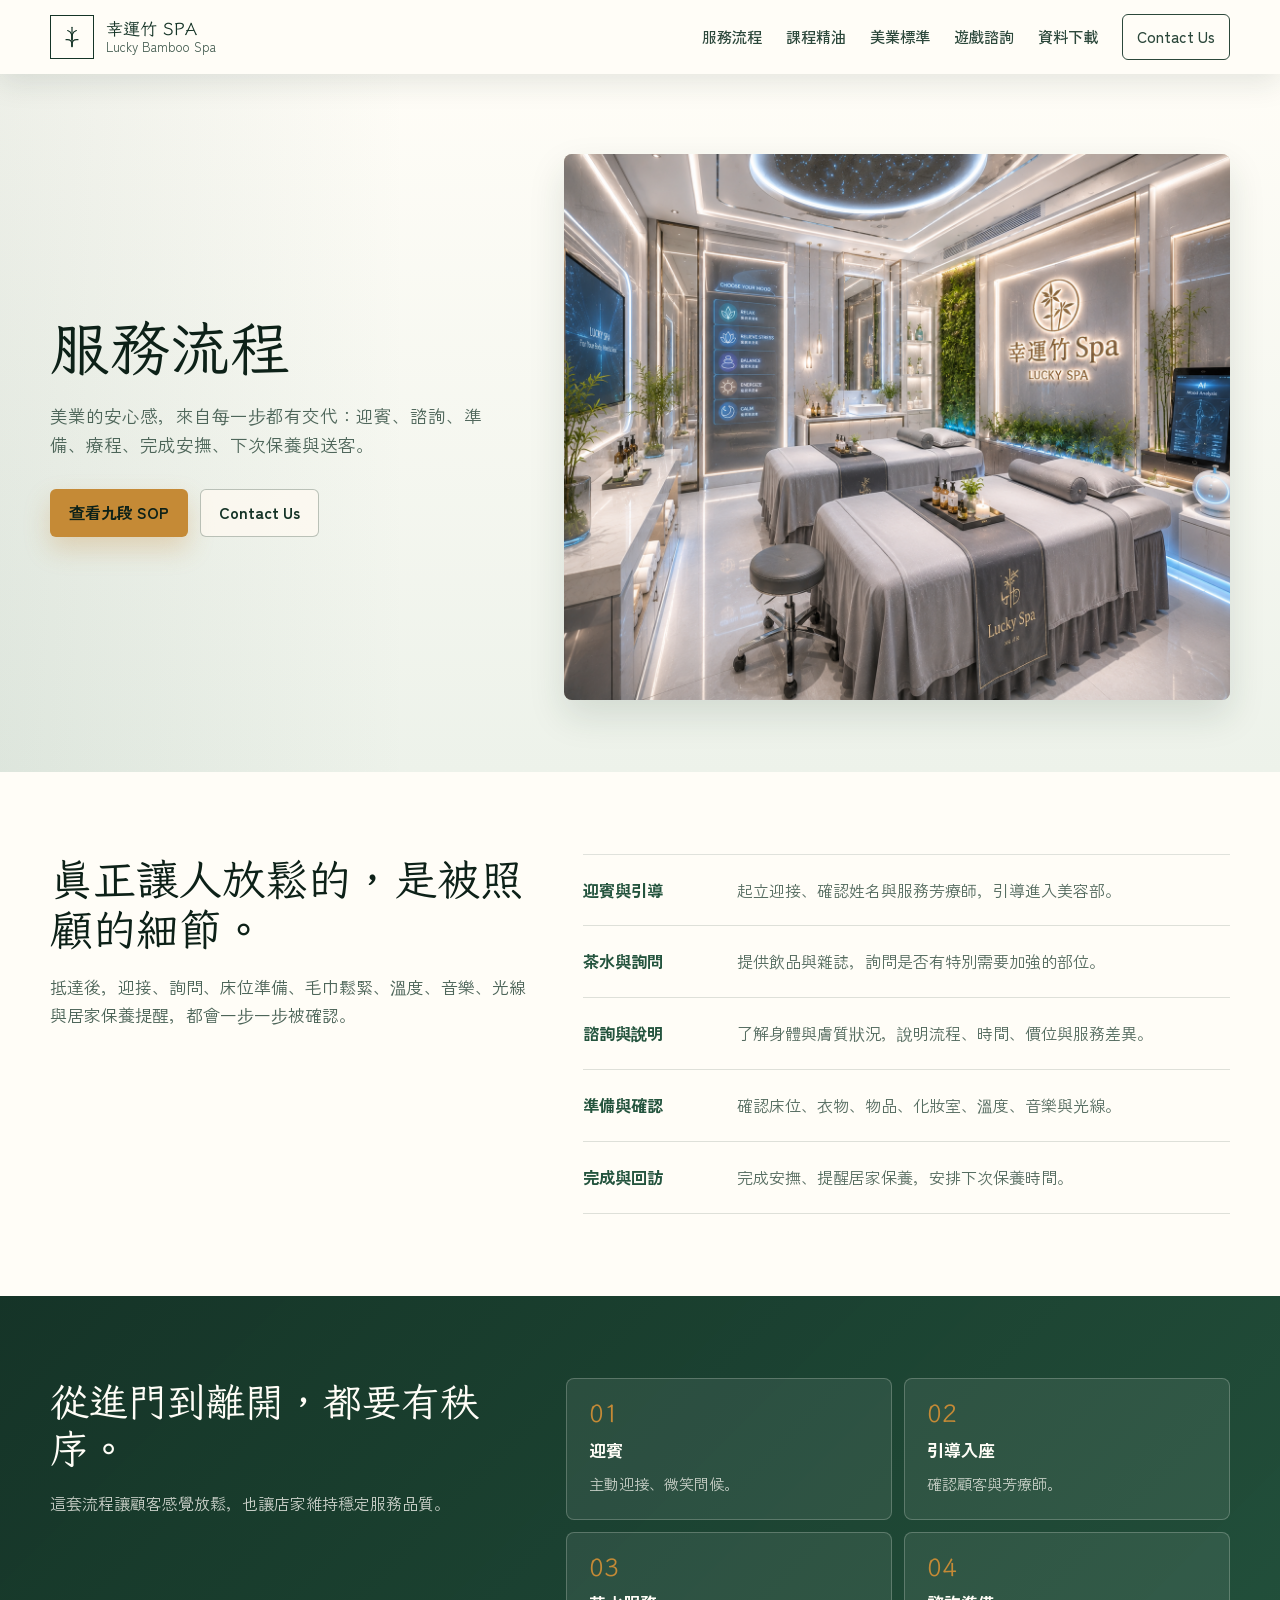
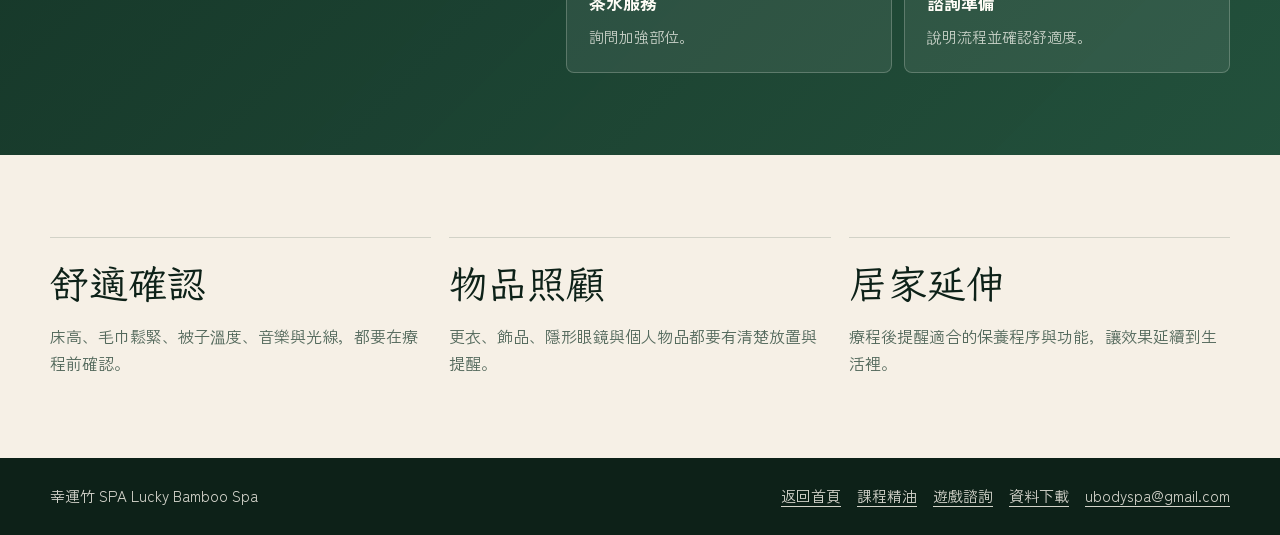
<file: experience.html>
<!doctype html>
<html lang="zh-Hant">
  <head>
    <meta charset="utf-8" />
    <meta name="viewport" content="width=device-width, initial-scale=1" />
    <title>服務流程 | 幸運竹 SPA</title>
    <meta
      name="description"
      content="幸運竹 SPA 服務流程，從迎賓、引導、茶水、諮詢、準備、療程、完成安撫、下次安排到結帳送客。"
    />
    <link rel="preconnect" href="https://fonts.googleapis.com" />
    <link rel="preconnect" href="https://fonts.gstatic.com" crossorigin />
    <link
      href="https://fonts.googleapis.com/css2?family=LXGW+WenKai+TC&family=Zen+Kaku+Gothic+New:wght@400;500;700&display=swap"
      rel="stylesheet"
    />
    <link
      rel="icon"
      href="data:image/svg+xml,%3Csvg xmlns='http://www.w3.org/2000/svg' viewBox='0 0 64 64'%3E%3Crect width='64' height='64' fill='%23153427'/%3E%3Cpath d='M32 10v44M22 18c10 4 10 12 10 23M42 18c-10 4-10 12-10 23M18 40c10-2 15 3 14 13M46 40c-10-2-15 3-14 13' stroke='%23fffdf7' stroke-width='4' stroke-linecap='round' stroke-linejoin='round' fill='none'/%3E%3C/svg%3E"
    />
    <link rel="stylesheet" href="assets/css/styles.css" />
    <script defer src="assets/js/main.js"></script>
  </head>
  <body class="page-light">
    <a class="skip-link" href="#main">跳到主要內容</a>

    <header class="site-header site-header--solid" data-header>
      <a class="brand" href="index.html#top" aria-label="回到幸運竹 SPA 首頁">
        <span class="brand__mark" aria-hidden="true">
          <svg viewBox="0 0 48 48" role="img">
            <path d="M24 6v36" />
            <path d="M16 12c8 3 8 9 8 17" />
            <path d="M32 12c-8 3-8 9-8 17" />
            <path d="M13 29c8-1 12 3 11 12" />
            <path d="M35 29c-8-1-12 3-11 12" />
          </svg>
        </span>
        <span class="brand__text">
          <strong>幸運竹 SPA</strong>
          <span>Lucky Bamboo Spa</span>
        </span>
      </a>

      <button class="nav-toggle" type="button" aria-label="開啟選單" aria-expanded="false" data-nav-toggle>
        <span></span>
        <span></span>
        <span></span>
      </button>

      <nav class="site-nav" aria-label="主要導覽" data-nav>
        <a aria-current="page" href="experience.html">服務流程</a>
        <a href="courses.html">課程精油</a>
        <a href="index.html#journey">美業標準</a>
        <a href="insights.html">遊戲諮詢</a>
        <a href="resources.html">資料下載</a>
        <a class="nav-contact" href="mailto:ubodyspa@gmail.com">Contact Us</a>
      </nav>
    </header>

    <main id="main" class="content-page">
      <section class="page-hero">
        <div class="page-hero__inner">
          <div class="page-hero__copy">
            <h1>服務流程</h1>
            <p>
              美業的安心感，來自每一步都有交代：迎賓、諮詢、準備、療程、完成安撫、下次保養與送客。
            </p>
            <div class="page-hero__actions">
              <a class="button button--primary" href="index.html#journey">查看九段 SOP</a>
              <a class="button button--ghost-dark" href="mailto:ubodyspa@gmail.com">Contact Us</a>
            </div>
          </div>
          <figure class="page-hero__media">
            <img src="assets/img/5D201EBA-215D-462D-8BEA-45C6744D9DAC.png" alt="幸運竹 SPA 科技感五感療程空間" />
          </figure>
        </div>
      </section>

      <section class="detail-section">
        <div class="section__inner detail-grid">
          <div class="section-copy">
            <h2>真正讓人放鬆的，是被照顧的細節。</h2>
            <p>
              抵達後，迎接、詢問、床位準備、毛巾鬆緊、溫度、音樂、光線與居家保養提醒，都會一步一步被確認。
            </p>
          </div>
          <div class="detail-list">
            <article>
              <strong>迎賓與引導</strong>
              <p>起立迎接、確認姓名與服務芳療師，引導進入美容部。</p>
            </article>
            <article>
              <strong>茶水與詢問</strong>
              <p>提供飲品與雜誌，詢問是否有特別需要加強的部位。</p>
            </article>
            <article>
              <strong>諮詢與說明</strong>
              <p>了解身體與膚質狀況，說明流程、時間、價位與服務差異。</p>
            </article>
            <article>
              <strong>準備與確認</strong>
              <p>確認床位、衣物、物品、化妝室、溫度、音樂與光線。</p>
            </article>
            <article>
              <strong>完成與回訪</strong>
              <p>完成安撫、提醒居家保養，安排下次保養時間。</p>
            </article>
          </div>
        </div>
      </section>

      <section class="story-band">
        <div class="section__inner process-layout">
          <div>
            <h2>從進門到離開，都要有秩序。</h2>
            <p>
              這套流程讓顧客感覺放鬆，也讓店家維持穩定服務品質。
            </p>
          </div>
          <ol class="process-steps">
            <li>
              <span>01</span>
              <strong>迎賓</strong>
              <p>主動迎接、微笑問候。</p>
            </li>
            <li>
              <span>02</span>
              <strong>引導入座</strong>
              <p>確認顧客與芳療師。</p>
            </li>
            <li>
              <span>03</span>
              <strong>茶水服務</strong>
              <p>詢問加強部位。</p>
            </li>
            <li>
              <span>04</span>
              <strong>諮詢準備</strong>
              <p>說明流程並確認舒適度。</p>
            </li>
          </ol>
        </div>
      </section>

      <section class="detail-section detail-section--soft">
        <div class="section__inner feature-columns">
          <article>
            <h2>舒適確認</h2>
            <p>床高、毛巾鬆緊、被子溫度、音樂與光線，都要在療程前確認。</p>
          </article>
          <article>
            <h2>物品照顧</h2>
            <p>更衣、飾品、隱形眼鏡與個人物品都要有清楚放置與提醒。</p>
          </article>
          <article>
            <h2>居家延伸</h2>
            <p>療程後提醒適合的保養程序與功能，讓效果延續到生活裡。</p>
          </article>
        </div>
      </section>
    </main>

    <footer class="site-footer">
      <p>幸運竹 SPA Lucky Bamboo Spa</p>
      <div class="footer-links">
        <a href="index.html">返回首頁</a>
        <a href="courses.html">課程精油</a>
        <a href="insights.html">遊戲諮詢</a>
        <a href="resources.html">資料下載</a>
        <a href="mailto:ubodyspa@gmail.com">ubodyspa@gmail.com</a>
      </div>
    </footer>
  </body>
</html>
</file>
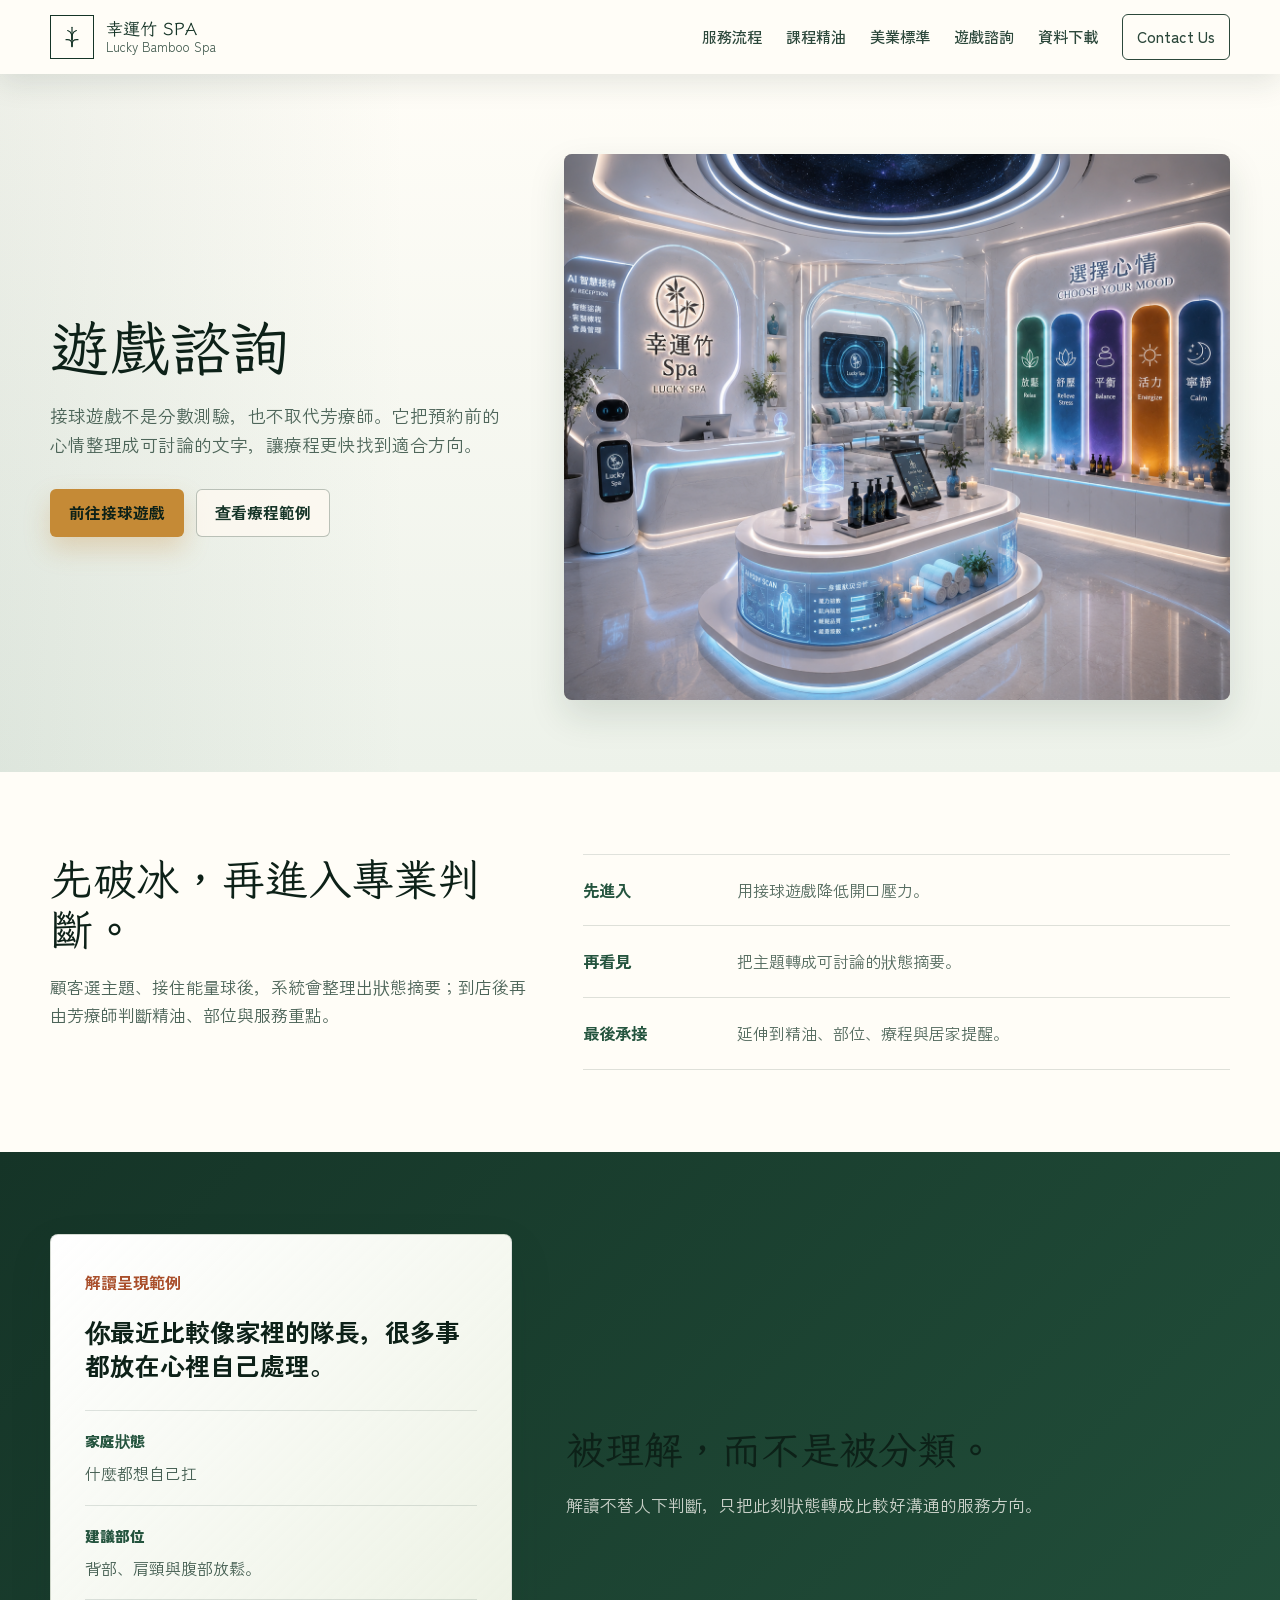
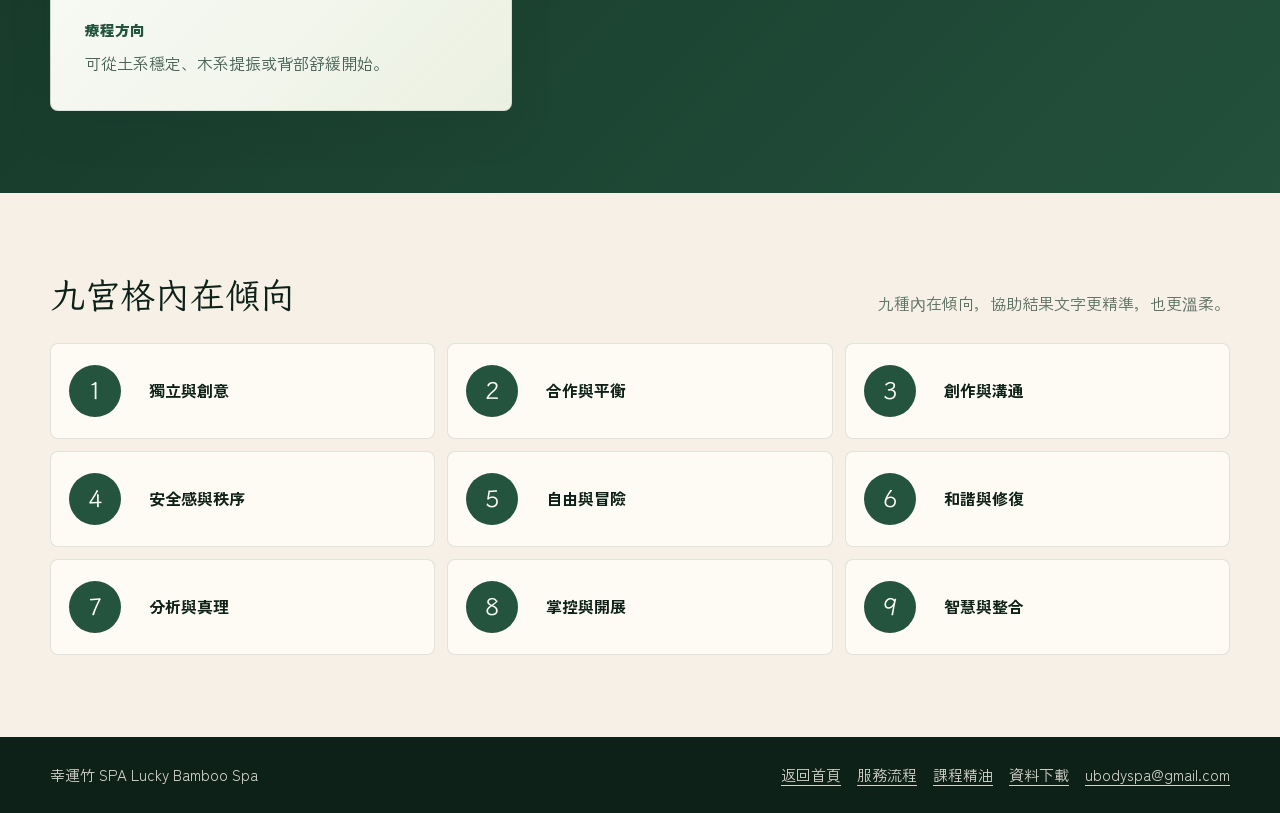
<file: insights.html>
<!doctype html>
<html lang="zh-Hant">
  <head>
    <meta charset="utf-8" />
    <meta name="viewport" content="width=device-width, initial-scale=1" />
    <title>遊戲諮詢 | 幸運竹 SPA</title>
    <meta
      name="description"
      content="幸運竹 SPA 接球遊戲諮詢，將預約前的心情狀態整理成療程溝通入口，並銜接精油、部位與居家建議。"
    />
    <link rel="preconnect" href="https://fonts.googleapis.com" />
    <link rel="preconnect" href="https://fonts.gstatic.com" crossorigin />
    <link
      href="https://fonts.googleapis.com/css2?family=LXGW+WenKai+TC&family=Zen+Kaku+Gothic+New:wght@400;500;700&display=swap"
      rel="stylesheet"
    />
    <link
      rel="icon"
      href="data:image/svg+xml,%3Csvg xmlns='http://www.w3.org/2000/svg' viewBox='0 0 64 64'%3E%3Crect width='64' height='64' fill='%23153427'/%3E%3Cpath d='M32 10v44M22 18c10 4 10 12 10 23M42 18c-10 4-10 12-10 23M18 40c10-2 15 3 14 13M46 40c-10-2-15 3-14 13' stroke='%23fffdf7' stroke-width='4' stroke-linecap='round' stroke-linejoin='round' fill='none'/%3E%3C/svg%3E"
    />
    <link rel="stylesheet" href="assets/css/styles.css" />
    <script defer src="assets/js/main.js"></script>
  </head>
  <body class="page-light">
    <a class="skip-link" href="#main">跳到主要內容</a>

    <header class="site-header site-header--solid" data-header>
      <a class="brand" href="index.html#top" aria-label="回到幸運竹 SPA 首頁">
        <span class="brand__mark" aria-hidden="true">
          <svg viewBox="0 0 48 48" role="img">
            <path d="M24 6v36" />
            <path d="M16 12c8 3 8 9 8 17" />
            <path d="M32 12c-8 3-8 9-8 17" />
            <path d="M13 29c8-1 12 3 11 12" />
            <path d="M35 29c-8-1-12 3-11 12" />
          </svg>
        </span>
        <span class="brand__text">
          <strong>幸運竹 SPA</strong>
          <span>Lucky Bamboo Spa</span>
        </span>
      </a>

      <button class="nav-toggle" type="button" aria-label="開啟選單" aria-expanded="false" data-nav-toggle>
        <span></span>
        <span></span>
        <span></span>
      </button>

      <nav class="site-nav" aria-label="主要導覽" data-nav>
        <a href="experience.html">服務流程</a>
        <a href="courses.html">課程精油</a>
        <a href="index.html#journey">美業標準</a>
        <a aria-current="page" href="insights.html">遊戲諮詢</a>
        <a href="resources.html">資料下載</a>
        <a class="nav-contact" href="mailto:ubodyspa@gmail.com">Contact Us</a>
      </nav>
    </header>

    <main id="main" class="content-page">
      <section class="page-hero">
        <div class="page-hero__inner">
          <div class="page-hero__copy">
            <h1>遊戲諮詢</h1>
            <p>
              接球遊戲不是分數測驗，也不取代芳療師。它把預約前的心情整理成可討論的文字，讓療程更快找到適合方向。
            </p>
            <div class="page-hero__actions">
              <a class="button button--primary" href="https://connact.my.canva.site/cah9p7fm1k7cdn3t" target="_blank" rel="noopener">前往接球遊戲</a>
              <a class="button button--ghost-dark" href="index.html#result">查看療程範例</a>
            </div>
          </div>
          <figure class="page-hero__media">
            <img src="assets/img/8FF1040E-0295-4F24-A9E4-1C1F6B51227F.png" alt="幸運竹 SPA 智能接待與心情選擇空間" />
          </figure>
        </div>
      </section>

      <section class="detail-section">
        <div class="section__inner detail-grid">
          <div class="section-copy">
            <h2>先破冰，再進入專業判斷。</h2>
            <p>
              顧客選主題、接住能量球後，系統會整理出狀態摘要；到店後再由芳療師判斷精油、部位與服務重點。
            </p>
          </div>
          <div class="detail-list">
            <article>
              <strong>先進入</strong>
              <p>用接球遊戲降低開口壓力。</p>
            </article>
            <article>
              <strong>再看見</strong>
              <p>把主題轉成可討論的狀態摘要。</p>
            </article>
            <article>
              <strong>最後承接</strong>
              <p>延伸到精油、部位、療程與居家提醒。</p>
            </article>
          </div>
        </div>
      </section>

      <section class="story-band">
        <div class="section__inner insight-layout">
          <article class="reading-card">
            <span class="reading-card__label">解讀呈現範例</span>
            <h3>你最近比較像家裡的隊長，很多事都放在心裡自己處理。</h3>
            <dl>
              <div>
                <dt>家庭狀態</dt>
                <dd>什麼都想自己扛</dd>
              </div>
              <div>
                <dt>建議部位</dt>
                <dd>背部、肩頸與腹部放鬆。</dd>
              </div>
              <div>
                <dt>療程方向</dt>
                <dd>可從土系穩定、木系提振或背部舒緩開始。</dd>
              </div>
            </dl>
          </article>
          <div class="section-copy">
            <h2>被理解，而不是被分類。</h2>
            <p>
              解讀不替人下判斷，只把此刻狀態轉成比較好溝通的服務方向。
            </p>
          </div>
        </div>
      </section>

      <section class="detail-section detail-section--soft">
        <div class="section__inner">
          <div class="resource-section__head">
            <h2>九宮格內在傾向</h2>
            <p>九種內在傾向，協助結果文字更精準，也更溫柔。</p>
          </div>
          <div class="number-grid">
            <article><strong>1</strong><span>獨立與創意</span></article>
            <article><strong>2</strong><span>合作與平衡</span></article>
            <article><strong>3</strong><span>創作與溝通</span></article>
            <article><strong>4</strong><span>安全感與秩序</span></article>
            <article><strong>5</strong><span>自由與冒險</span></article>
            <article><strong>6</strong><span>和諧與修復</span></article>
            <article><strong>7</strong><span>分析與真理</span></article>
            <article><strong>8</strong><span>掌控與開展</span></article>
            <article><strong>9</strong><span>智慧與整合</span></article>
          </div>
        </div>
      </section>
    </main>

    <footer class="site-footer">
      <p>幸運竹 SPA Lucky Bamboo Spa</p>
      <div class="footer-links">
        <a href="index.html">返回首頁</a>
        <a href="experience.html">服務流程</a>
        <a href="courses.html">課程精油</a>
        <a href="resources.html">資料下載</a>
        <a href="mailto:ubodyspa@gmail.com">ubodyspa@gmail.com</a>
      </div>
    </footer>
  </body>
</html>
</file>
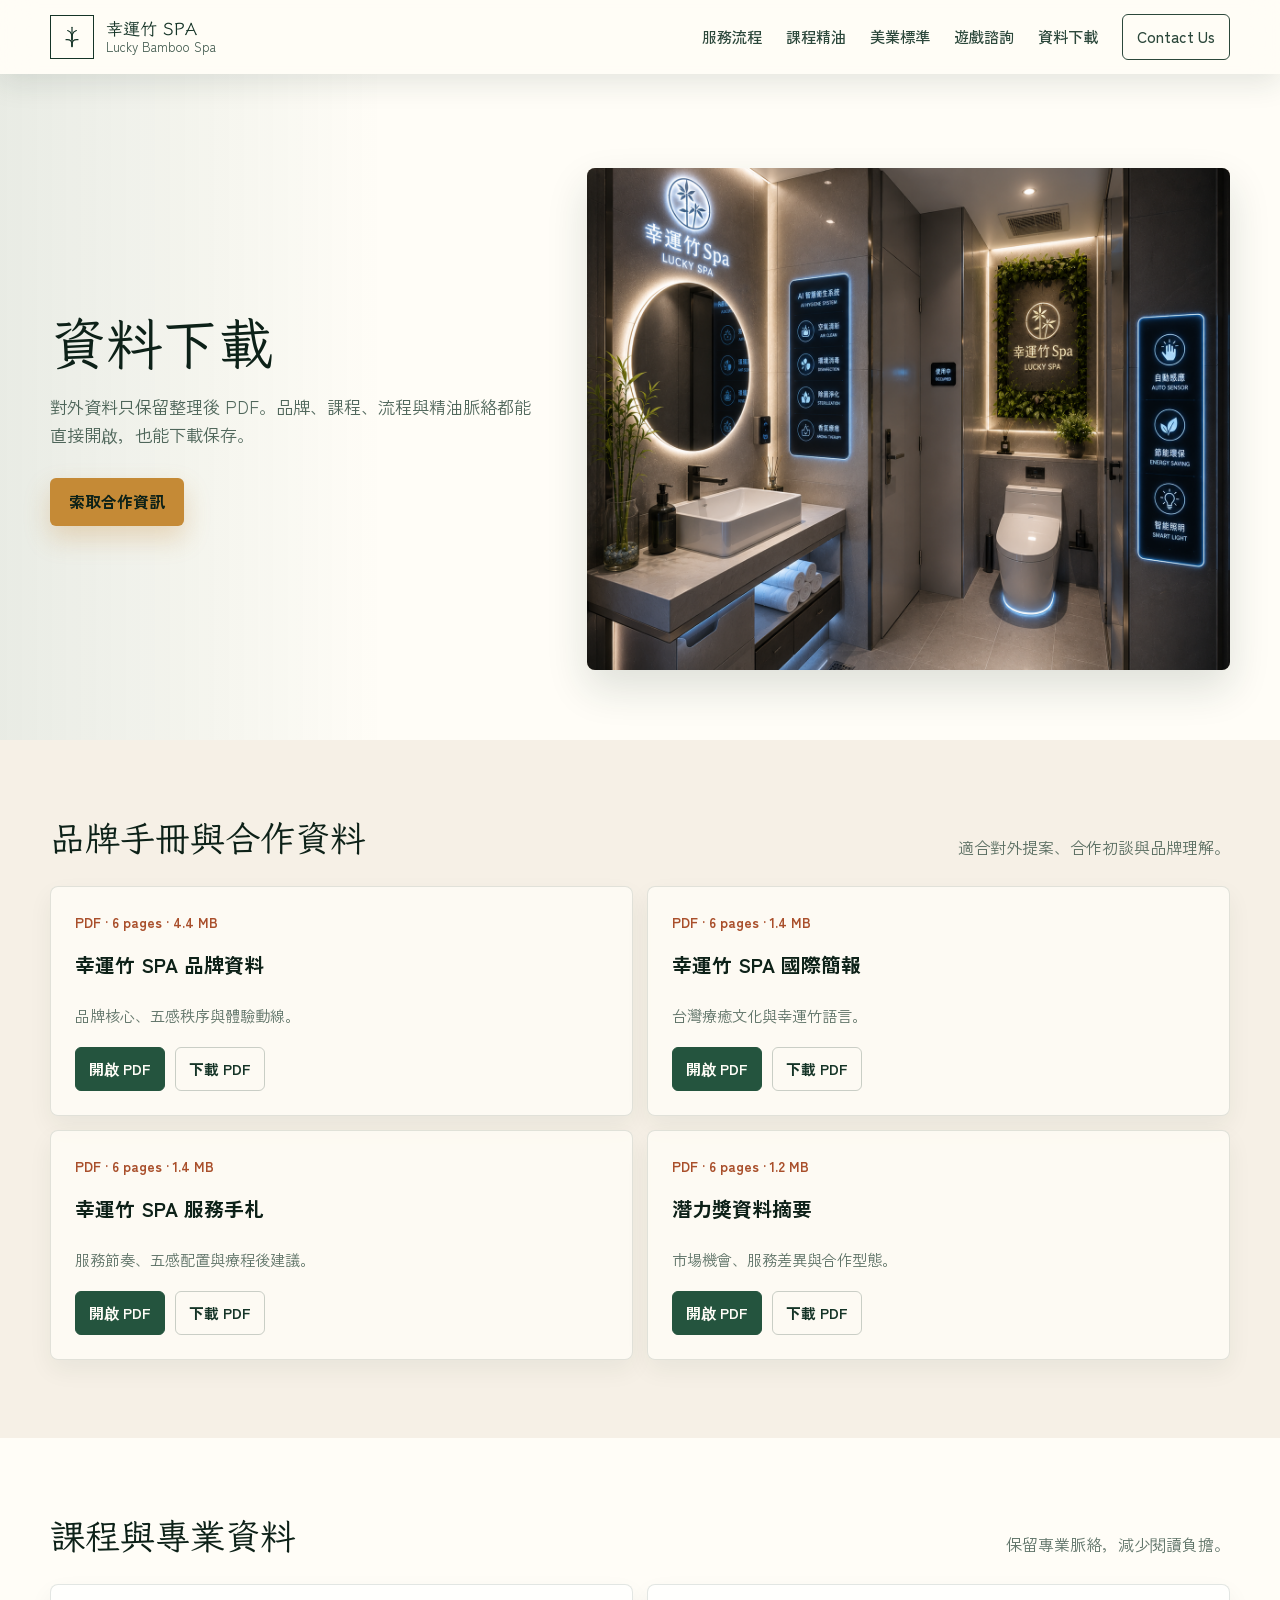
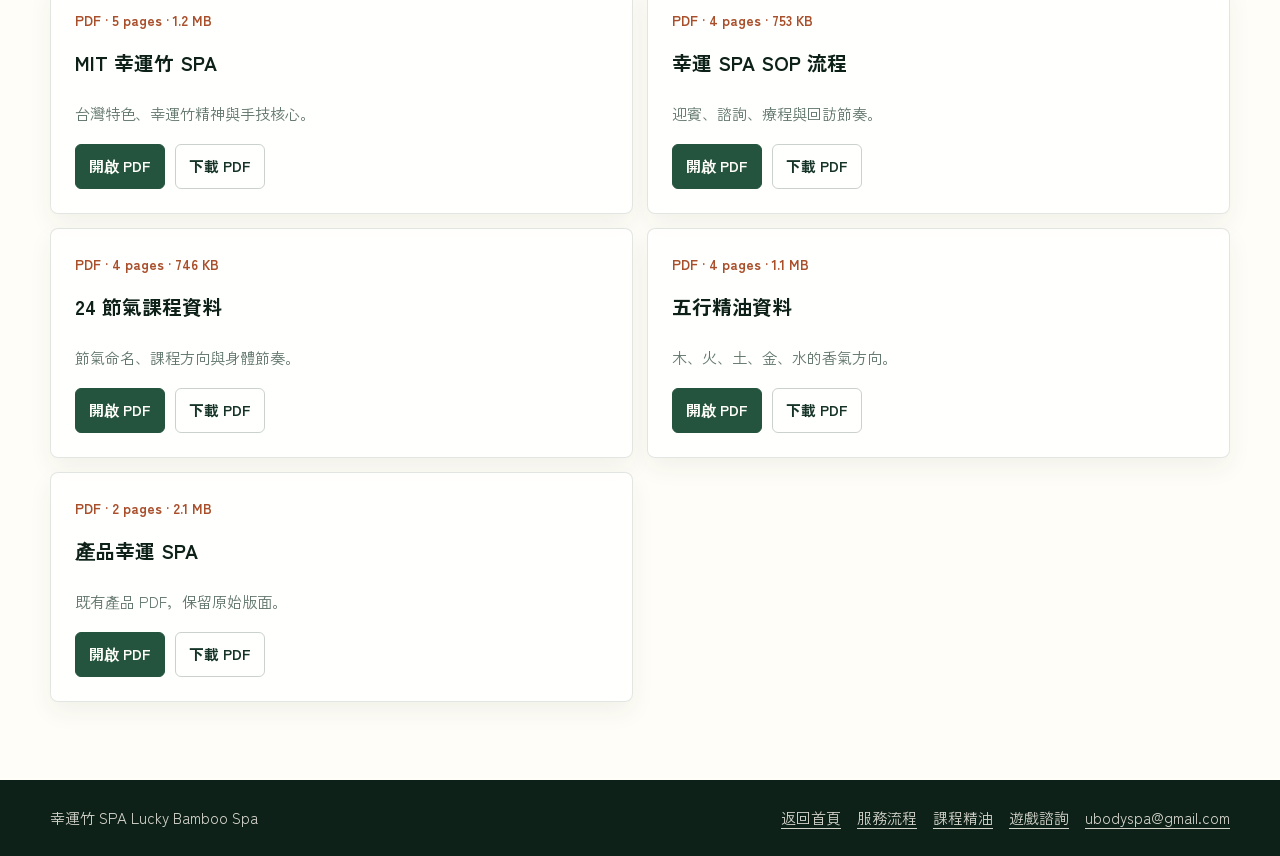
<file: resources.html>
<!doctype html>
<html lang="zh-Hant">
  <head>
    <meta charset="utf-8" />
    <meta name="viewport" content="width=device-width, initial-scale=1" />
    <title>資料下載 | 幸運竹 SPA</title>
    <meta
      name="description"
      content="幸運竹 SPA 品牌、服務、五行精油、流程與課程 PDF 資料下載。"
    />
    <link rel="preconnect" href="https://fonts.googleapis.com" />
    <link rel="preconnect" href="https://fonts.gstatic.com" crossorigin />
    <link
      href="https://fonts.googleapis.com/css2?family=LXGW+WenKai+TC&family=Zen+Kaku+Gothic+New:wght@400;500;700&display=swap"
      rel="stylesheet"
    />
    <link
      rel="icon"
      href="data:image/svg+xml,%3Csvg xmlns='http://www.w3.org/2000/svg' viewBox='0 0 64 64'%3E%3Crect width='64' height='64' fill='%23153427'/%3E%3Cpath d='M32 10v44M22 18c10 4 10 12 10 23M42 18c-10 4-10 12-10 23M18 40c10-2 15 3 14 13M46 40c-10-2-15 3-14 13' stroke='%23fffaf1' stroke-width='4' stroke-linecap='round' stroke-linejoin='round' fill='none'/%3E%3C/svg%3E"
    />
    <link rel="stylesheet" href="assets/css/styles.css" />
    <script defer src="assets/js/main.js"></script>
  </head>
  <body class="page-light">
    <a class="skip-link" href="#main">跳到主要內容</a>

    <header class="site-header site-header--solid" data-header>
      <a class="brand" href="index.html#top" aria-label="回到幸運竹 SPA 首頁">
        <span class="brand__mark" aria-hidden="true">
          <svg viewBox="0 0 48 48" role="img">
            <path d="M24 6v36" />
            <path d="M16 12c8 3 8 9 8 17" />
            <path d="M32 12c-8 3-8 9-8 17" />
            <path d="M13 29c8-1 12 3 11 12" />
            <path d="M35 29c-8-1-12 3-11 12" />
          </svg>
        </span>
        <span class="brand__text">
          <strong>幸運竹 SPA</strong>
          <span>Lucky Bamboo Spa</span>
        </span>
      </a>

      <button class="nav-toggle" type="button" aria-label="開啟選單" aria-expanded="false" data-nav-toggle>
        <span></span>
        <span></span>
        <span></span>
      </button>

      <nav class="site-nav" aria-label="主要導覽" data-nav>
        <a href="experience.html">服務流程</a>
        <a href="courses.html">課程精油</a>
        <a href="index.html#journey">美業標準</a>
        <a href="insights.html">遊戲諮詢</a>
        <a aria-current="page" href="resources.html">資料下載</a>
        <a class="nav-contact" href="mailto:ubodyspa@gmail.com">Contact Us</a>
      </nav>
    </header>

    <main id="main" class="resource-page">
      <section class="resource-hero">
        <div class="resource-hero__inner">
          <div class="resource-hero__copy">
            <h1>資料下載</h1>
            <p>
              對外資料只保留整理後 PDF。品牌、課程、流程與精油脈絡都能直接開啟，也能下載保存。
            </p>
            <a class="button button--primary" href="mailto:ubodyspa@gmail.com">索取合作資訊</a>
          </div>
          <figure class="resource-hero__media">
            <img src="assets/img/423BAFA8-3329-4F00-B79D-762493D179FE.png" alt="幸運竹 SPA 智能衛生與高潔淨感空間" />
          </figure>
        </div>
      </section>

      <section class="resource-section">
        <div class="section__inner">
          <div class="resource-section__head">
            <h2>品牌手冊與合作資料</h2>
            <p>適合對外提案、合作初談與品牌理解。</p>
          </div>

          <div class="resource-grid">
            <article class="resource-card">
              <span class="resource-card__meta">PDF · 6 pages · 4.4 MB</span>
              <h3>幸運竹 SPA 品牌資料</h3>
              <p>品牌核心、五感秩序與體驗動線。</p>
              <div class="resource-actions">
                <a href="assets/pdf/lucky-bamboo-spa-brand-deck.pdf" target="_blank" rel="noopener">開啟 PDF</a>
                <a href="assets/pdf/lucky-bamboo-spa-brand-deck.pdf" download>下載 PDF</a>
              </div>
            </article>

            <article class="resource-card">
              <span class="resource-card__meta">PDF · 6 pages · 1.4 MB</span>
              <h3>幸運竹 SPA 國際簡報</h3>
              <p>台灣療癒文化與幸運竹語言。</p>
              <div class="resource-actions">
                <a href="assets/pdf/lucky-bamboo-spa-international.pdf" target="_blank" rel="noopener">開啟 PDF</a>
                <a href="assets/pdf/lucky-bamboo-spa-international.pdf" download>下載 PDF</a>
              </div>
            </article>

            <article class="resource-card">
              <span class="resource-card__meta">PDF · 6 pages · 1.4 MB</span>
              <h3>幸運竹 SPA 服務手札</h3>
              <p>服務節奏、五感配置與療程後建議。</p>
              <div class="resource-actions">
                <a href="assets/pdf/lucky-bamboo-spa-handbook.pdf" target="_blank" rel="noopener">開啟 PDF</a>
                <a href="assets/pdf/lucky-bamboo-spa-handbook.pdf" download>下載 PDF</a>
              </div>
            </article>

            <article class="resource-card">
              <span class="resource-card__meta">PDF · 6 pages · 1.2 MB</span>
              <h3>潛力獎資料摘要</h3>
              <p>市場機會、服務差異與合作型態。</p>
              <div class="resource-actions">
                <a href="assets/pdf/lucky-bamboo-spa-award-20200929.pdf" target="_blank" rel="noopener">開啟 PDF</a>
                <a href="assets/pdf/lucky-bamboo-spa-award-20200929.pdf" download>下載 PDF</a>
              </div>
            </article>
          </div>
        </div>
      </section>

      <section class="resource-section resource-section--soft">
        <div class="section__inner">
          <div class="resource-section__head">
            <h2>課程與專業資料</h2>
            <p>保留專業脈絡，減少閱讀負擔。</p>
          </div>

          <div class="resource-grid">
            <article class="resource-card">
              <span class="resource-card__meta">PDF · 5 pages · 1.2 MB</span>
              <h3>MIT 幸運竹 SPA</h3>
              <p>台灣特色、幸運竹精神與手技核心。</p>
              <div class="resource-actions">
                <a href="assets/pdf/mit-lucky-bamboo-spa.pdf" target="_blank" rel="noopener">開啟 PDF</a>
                <a href="assets/pdf/mit-lucky-bamboo-spa.pdf" download>下載 PDF</a>
              </div>
            </article>

            <article class="resource-card">
              <span class="resource-card__meta">PDF · 4 pages · 753 KB</span>
              <h3>幸運 SPA SOP 流程</h3>
              <p>迎賓、諮詢、療程與回訪節奏。</p>
              <div class="resource-actions">
                <a href="assets/pdf/lucky-spa-sop-flow.pdf" target="_blank" rel="noopener">開啟 PDF</a>
                <a href="assets/pdf/lucky-spa-sop-flow.pdf" download>下載 PDF</a>
              </div>
            </article>

            <article class="resource-card">
              <span class="resource-card__meta">PDF · 4 pages · 746 KB</span>
              <h3>24 節氣課程資料</h3>
              <p>節氣命名、課程方向與身體節奏。</p>
              <div class="resource-actions">
                <a href="assets/pdf/seasonal-lucky-bamboo-spa-course.pdf" target="_blank" rel="noopener">開啟 PDF</a>
                <a href="assets/pdf/seasonal-lucky-bamboo-spa-course.pdf" download>下載 PDF</a>
              </div>
            </article>

            <article class="resource-card">
              <span class="resource-card__meta">PDF · 4 pages · 1.1 MB</span>
              <h3>五行精油資料</h3>
              <p>木、火、土、金、水的香氣方向。</p>
              <div class="resource-actions">
                <a href="assets/pdf/lucky-bamboo-essential-oils.pdf" target="_blank" rel="noopener">開啟 PDF</a>
                <a href="assets/pdf/lucky-bamboo-essential-oils.pdf" download>下載 PDF</a>
              </div>
            </article>

            <article class="resource-card">
              <span class="resource-card__meta">PDF · 2 pages · 2.1 MB</span>
              <h3>產品幸運 SPA</h3>
              <p>既有產品 PDF，保留原始版面。</p>
              <div class="resource-actions">
                <a href="assets/pdf/product-lucky-spa-4.pdf" target="_blank" rel="noopener">開啟 PDF</a>
                <a href="assets/pdf/product-lucky-spa-4.pdf" download>下載 PDF</a>
              </div>
            </article>
          </div>
        </div>
      </section>
    </main>

    <footer class="site-footer">
      <p>幸運竹 SPA Lucky Bamboo Spa</p>
      <div class="footer-links">
        <a href="index.html">返回首頁</a>
        <a href="experience.html">服務流程</a>
        <a href="courses.html">課程精油</a>
        <a href="insights.html">遊戲諮詢</a>
        <a href="mailto:ubodyspa@gmail.com">ubodyspa@gmail.com</a>
      </div>
    </footer>
  </body>
</html>
</file>
<file: assets/css/styles.css>
:root {
  --ink: #153427;
  --ink-strong: #0d2118;
  --leaf: #24543e;
  --leaf-soft: #dfe8d0;
  --mist: #edf2ea;
  --moss: #6f7f56;
  --sage: #879b65;
  --gold: #c58a36;
  --copper: #a94f2b;
  --rosewood: #6f4a43;
  --cream: #f6f0e6;
  --paper: #fffdf7;
  --stone: #d6c8b7;
  --charcoal: #191d18;
  --white: #ffffff;
  --shadow: 0 18px 42px rgba(21, 52, 39, 0.14);
  --line: rgba(21, 52, 39, 0.13);
  --radius: 8px;
  --max: 1180px;
  --header-height: 74px;
}

* {
  box-sizing: border-box;
}

html {
  scroll-behavior: smooth;
}

body {
  margin: 0;
  background: var(--cream);
  color: var(--ink);
  font-family: "Zen Kaku Gothic New", "PingFang TC", "Microsoft JhengHei", system-ui, sans-serif;
  line-height: 1.65;
  letter-spacing: 0;
  text-rendering: optimizeLegibility;
}

body.nav-open {
  overflow: hidden;
}

img {
  display: block;
  max-width: 100%;
}

svg {
  display: block;
  width: 100%;
  height: 100%;
}

a {
  color: inherit;
  text-decoration: none;
}

button {
  font: inherit;
}

html:not(.js) .theme-switcher {
  display: none;
}

a:focus-visible,
button:focus-visible,
[tabindex]:focus-visible {
  outline: 2px solid var(--ink);
  outline-offset: 3px;
  box-shadow: 0 0 0 5px var(--paper);
}

main[id],
section[id] {
  scroll-margin-top: calc(var(--header-height) + 20px);
}

.skip-link {
  position: fixed;
  left: 16px;
  top: 16px;
  z-index: 200;
  transform: translateY(-140%);
  background: var(--ink-strong);
  color: var(--white);
  padding: 10px 14px;
  border-radius: var(--radius);
  transition: transform 180ms ease;
}

.skip-link:focus {
  transform: translateY(0);
}

.site-header {
  position: fixed;
  inset: 0 0 auto 0;
  z-index: 100;
  min-height: var(--header-height);
  display: flex;
  align-items: center;
  justify-content: space-between;
  gap: 24px;
  padding: 14px max(22px, calc((100vw - var(--max)) / 2));
  color: var(--paper);
  transition: background 180ms ease, color 180ms ease, box-shadow 180ms ease;
}

.site-header.is-scrolled,
.site-header.is-open,
.site-header--solid {
  background: rgba(255, 253, 247, 0.94);
  color: var(--ink);
  box-shadow: 0 8px 30px rgba(21, 52, 39, 0.12);
  backdrop-filter: blur(16px);
}

.brand {
  display: inline-flex;
  align-items: center;
  gap: 12px;
  min-width: 220px;
}

.brand__mark {
  width: 44px;
  height: 44px;
  border: 1px solid currentColor;
  color: currentColor;
  padding: 8px;
}

.brand__mark svg {
  stroke: currentColor;
  fill: none;
  stroke-width: 2.2;
  stroke-linecap: round;
  stroke-linejoin: round;
}

.brand__text {
  display: grid;
  gap: 0;
  line-height: 1.2;
}

.brand__text strong {
  font-size: 1.08rem;
  font-family: "LXGW WenKai TC", "Zen Kaku Gothic New", "PingFang TC", serif;
  font-weight: 400;
}

.brand__text span {
  font-size: 0.82rem;
  opacity: 0.82;
}

.site-nav {
  display: flex;
  align-items: center;
  gap: 24px;
  font-size: 0.95rem;
  font-weight: 500;
}

.site-nav a {
  position: relative;
  opacity: 0.9;
}

.site-nav a::after {
  content: "";
  position: absolute;
  left: 0;
  right: 0;
  bottom: -8px;
  height: 2px;
  background: currentColor;
  transform: scaleX(0);
  transform-origin: left;
  transition: transform 180ms ease;
}

.site-nav a:hover::after,
.site-nav a:focus-visible::after {
  transform: scaleX(1);
}

.site-nav .nav-contact {
  border: 1px solid currentColor;
  padding: 9px 14px;
  border-radius: 6px;
}

.nav-contact::after {
  display: none;
}

.nav-toggle {
  display: none;
  width: 44px;
  height: 44px;
  padding: 10px;
  border: 1px solid currentColor;
  border-radius: 6px;
  background: transparent;
  color: currentColor;
}

.nav-toggle span {
  display: block;
  height: 2px;
  margin: 5px 0;
  background: currentColor;
}

.hero {
  position: relative;
  min-height: 88svh;
  overflow: hidden;
  color: var(--paper);
  isolation: isolate;
}

.hero__image,
.hero__image img,
.hero__shade {
  position: absolute;
  inset: 0;
}

.hero__image img {
  width: 100%;
  height: 100%;
  object-fit: cover;
  object-position: center;
}

.hero__shade {
  z-index: 1;
  background:
    linear-gradient(90deg, rgba(13, 33, 24, 0.9) 0%, rgba(13, 33, 24, 0.72) 34%, rgba(13, 33, 24, 0.22) 66%, rgba(13, 33, 24, 0.08) 100%),
    linear-gradient(0deg, rgba(13, 33, 24, 0.62) 0%, rgba(13, 33, 24, 0.02) 38%);
}

.hero__inner {
  position: relative;
  z-index: 2;
  width: min(var(--max), calc(100% - 44px));
  margin: 0 auto;
  min-height: 88svh;
  display: flex;
  align-items: center;
  padding: calc(var(--header-height) + 48px) 0 64px;
}

.hero__content {
  width: min(620px, 100%);
}

.hero h1 {
  margin: 0;
  font-family: "LXGW WenKai TC", "Zen Kaku Gothic New", "PingFang TC", serif;
  font-size: 4.6rem;
  line-height: 1.05;
  font-weight: 400;
  letter-spacing: 0;
}

.hero__lead {
  margin: 24px 0 0;
  max-width: 580px;
  color: rgba(255, 250, 241, 0.92);
  font-size: 1.22rem;
}

.hero__actions,
.game-actions {
  display: flex;
  align-items: center;
  flex-wrap: wrap;
  gap: 12px;
  margin-top: 32px;
}

.button {
  display: inline-flex;
  align-items: center;
  justify-content: center;
  gap: 10px;
  min-height: 48px;
  padding: 12px 18px;
  border-radius: 6px;
  border: 1px solid transparent;
  font-size: 0.98rem;
  font-weight: 700;
  line-height: 1.2;
  transition: transform 160ms ease, border-color 160ms ease, background 160ms ease, color 160ms ease;
}

.button:hover,
.button:focus-visible {
  transform: translateY(-1px);
}

.button--primary {
  background: var(--gold);
  color: var(--ink-strong);
  box-shadow: 0 12px 26px rgba(197, 138, 54, 0.28);
}

.button--ghost {
  border-color: rgba(255, 250, 241, 0.56);
  color: var(--paper);
  background: rgba(255, 250, 241, 0.08);
}

.button--ghost-dark {
  border-color: rgba(21, 52, 39, 0.28);
  color: var(--ink);
  background: rgba(255, 250, 241, 0.72);
}

.button--light {
  background: var(--paper);
  color: var(--ink);
}

.button__icon {
  width: 20px;
  height: 20px;
}

.button__icon svg {
  stroke: currentColor;
  stroke-width: 2.1;
  stroke-linecap: round;
  stroke-linejoin: round;
  fill: none;
}

.hero__entry {
  display: grid;
  grid-template-columns: minmax(260px, 1fr) auto;
  gap: 22px;
  align-items: center;
  width: min(680px, 100%);
  margin-top: 34px;
  padding: 18px 0;
  border-top: 1px solid rgba(255, 250, 241, 0.24);
  border-bottom: 1px solid rgba(255, 250, 241, 0.24);
}

.hero__entry p {
  margin: 0;
  color: rgba(255, 250, 241, 0.84);
  font-size: 0.98rem;
}

.hero__entry-links {
  display: flex;
  align-items: center;
  gap: 10px;
}

.hero__entry-links a {
  display: inline-flex;
  align-items: center;
  gap: 10px;
  min-height: 40px;
  padding: 8px 10px 8px 12px;
  border: 1px solid rgba(255, 250, 241, 0.34);
  border-radius: 6px;
  color: var(--paper);
  font-weight: 700;
  font-size: 0.92rem;
  background: rgba(255, 250, 241, 0.06);
}

.hero__entry-links a::after {
  content: "";
  width: 7px;
  height: 7px;
  border-top: 1px solid var(--gold);
  border-right: 1px solid var(--gold);
  color: var(--gold);
  transform: rotate(45deg);
}

.hero__entry-links a:first-child {
  border-color: rgba(197, 138, 54, 0.66);
  box-shadow: inset 3px 0 0 rgba(197, 138, 54, 0.86);
}

.hero__path {
  display: grid;
  grid-template-columns: repeat(3, minmax(0, 1fr));
  gap: 0;
  width: min(720px, 100%);
  margin: 34px 0 0;
  padding: 0;
  list-style: none;
}

.hero__path li {
  position: relative;
  display: grid;
  gap: 6px;
  border-left: 1px solid rgba(255, 250, 241, 0.42);
  padding-left: 16px;
}

.hero__path li::before {
  content: "";
  position: absolute;
  left: -1px;
  top: 0;
  width: 1px;
  height: 32px;
  background: var(--gold);
}

.hero__path span {
  color: rgba(255, 250, 241, 0.68);
  font-size: 0.76rem;
  font-weight: 700;
}

.hero__path strong {
  color: var(--paper);
  font-size: 1.42rem;
  font-family: "LXGW WenKai TC", "Zen Kaku Gothic New", "PingFang TC", serif;
  font-weight: 400;
  line-height: 1.1;
}

.hero__path em {
  color: rgba(255, 250, 241, 0.8);
  font-size: 0.9rem;
  font-style: normal;
}

.ritual-strip {
  position: relative;
  z-index: 2;
  background: var(--paper);
  border-bottom: 1px solid rgba(21, 52, 39, 0.12);
}

.ritual-strip__inner {
  display: grid;
  grid-template-columns: minmax(320px, 0.9fr) minmax(520px, 1.1fr);
  gap: 48px;
  align-items: center;
  width: min(var(--max), calc(100% - 44px));
  margin: 0 auto;
  padding: 34px 0;
}

.ritual-strip__copy {
  display: grid;
  gap: 8px;
}

.ritual-strip__copy > span {
  color: var(--copper);
  font-size: 0.82rem;
  font-weight: 700;
}

.ritual-strip p {
  margin: 0;
  color: rgba(21, 52, 39, 0.82);
  font-family: "LXGW WenKai TC", "Zen Kaku Gothic New", "PingFang TC", serif;
  font-size: 1.55rem;
  line-height: 1.45;
}

.ritual-strip ol {
  display: grid;
  grid-template-columns: repeat(3, minmax(0, 1fr));
  gap: 18px;
  margin: 0;
  padding: 0;
  list-style: none;
}

.ritual-strip li {
  display: grid;
  gap: 6px;
  padding-left: 18px;
  border-left: 1px solid rgba(21, 52, 39, 0.16);
}

.ritual-strip span {
  color: var(--copper);
  font-size: 0.82rem;
  font-weight: 700;
}

.ritual-strip strong {
  color: var(--ink-strong);
  font-size: 1.02rem;
}

.section {
  padding: 88px 0;
  scroll-margin-top: calc(var(--header-height) + 20px);
}

.section__inner {
  width: min(var(--max), calc(100% - 44px));
  margin: 0 auto;
}

.section-copy h2,
.journey-copy h2,
.game-copy h2,
.result-copy h2,
.contact-section__content h2 {
  margin: 0;
  font-family: "LXGW WenKai TC", "Zen Kaku Gothic New", "PingFang TC", serif;
  font-size: 2.7rem;
  line-height: 1.18;
  font-weight: 400;
  letter-spacing: 0;
  color: var(--ink-strong);
}

.section-copy p,
.journey-copy > p,
.game-copy p,
.result-copy p,
.contact-section__content p {
  margin: 18px 0 0;
  color: rgba(21, 52, 39, 0.76);
  font-size: 1.06rem;
}

.section--intro {
  background:
    linear-gradient(180deg, var(--cream) 0%, #f9f6ee 52%, var(--mist) 100%);
}

.service-menu-section {
  background:
    linear-gradient(180deg, var(--cream) 0%, #fbf8f0 48%, var(--paper) 100%);
}

.intro-grid {
  display: grid;
  grid-template-columns: minmax(320px, 0.9fr) minmax(420px, 1fr);
  gap: 72px;
  align-items: center;
}

.service-menu-layout {
  display: grid;
  grid-template-columns: minmax(300px, 0.68fr) minmax(620px, 1.32fr);
  gap: 46px;
  align-items: center;
}

.section-copy--anchored {
  position: relative;
  padding-left: 26px;
}

.section-copy--anchored::before {
  content: "";
  position: absolute;
  left: 0;
  top: 8px;
  bottom: 8px;
  width: 2px;
  background: linear-gradient(180deg, var(--gold), rgba(36, 84, 62, 0.18));
}

.sense-anchor {
  display: grid;
  gap: 4px;
  margin-top: 28px;
  padding-top: 22px;
  border-top: 1px solid rgba(21, 52, 39, 0.14);
}

.sense-anchor strong {
  color: var(--leaf);
  font-size: 1.02rem;
}

.sense-anchor span {
  color: rgba(21, 52, 39, 0.68);
}

.text-link {
  display: inline-flex;
  align-items: center;
  gap: 8px;
  width: fit-content;
  min-height: 40px;
  padding: 6px 0;
  margin-top: 24px;
  color: var(--leaf);
  font-weight: 700;
  text-decoration: underline;
  text-underline-offset: 6px;
}

.text-link::after {
  content: "";
  width: 22px;
  height: 1px;
  background: currentColor;
}

.sense-panel {
  display: grid;
  gap: 0;
  padding: 12px 0;
  border-top: 1px solid rgba(21, 52, 39, 0.13);
  border-bottom: 1px solid rgba(21, 52, 39, 0.13);
}

.sense-row {
  display: grid;
  grid-template-columns: 54px 1fr;
  gap: 18px;
  align-items: center;
  padding: 18px 0;
  border-bottom: 1px solid rgba(21, 52, 39, 0.12);
}

.sense-row:last-child {
  border-bottom: 0;
}

.sense-mark {
  display: grid;
  place-items: center;
  width: 48px;
  height: 48px;
  color: var(--leaf);
}

.sense-mark svg {
  width: 30px;
  height: 30px;
  stroke: currentColor;
  stroke-width: 1.65;
  stroke-linecap: round;
  stroke-linejoin: round;
  fill: none;
}

.sense-row h3,
.timeline h3,
.resource-card h3 {
  margin: 0;
  font-size: 1.04rem;
  color: var(--ink-strong);
}

.sense-row p,
.timeline p,
.resource-card p {
  margin: 6px 0 0;
  color: rgba(21, 52, 39, 0.68);
  font-size: 0.95rem;
}

.service-menu {
  display: grid;
  grid-template-columns: repeat(2, minmax(0, 1fr));
  gap: 18px;
}

.service-course {
  display: flex;
  flex-direction: column;
  min-height: 480px;
  padding: 28px;
  border: 1px solid rgba(21, 52, 39, 0.14);
  border-radius: var(--radius);
  background:
    linear-gradient(180deg, rgba(255, 253, 247, 0.82), rgba(248, 242, 231, 0.58)),
    var(--paper);
  box-shadow: 0 18px 42px rgba(21, 52, 39, 0.07);
}

.service-course + .service-course {
  border-top: 1px solid rgba(21, 52, 39, 0.14);
}

.service-course__head {
  display: grid;
  align-content: start;
  gap: 8px;
  padding-bottom: 20px;
  border-bottom: 1px solid rgba(21, 52, 39, 0.13);
}

.service-course__head span,
.course-grid article > span {
  color: var(--copper);
  font-size: 0.82rem;
  font-weight: 800;
}

.service-course__head h3 {
  margin: 0;
  font-family: "LXGW WenKai TC", "Zen Kaku Gothic New", "PingFang TC", serif;
  font-size: 1.85rem;
  line-height: 1.1;
  font-weight: 400;
  color: var(--ink-strong);
}

.service-course__head strong {
  color: var(--leaf);
  font-size: 1rem;
}

.service-course ul {
  display: grid;
  gap: 0;
  margin: 0;
  padding: 0;
  list-style: none;
}

.service-course li {
  display: grid;
  gap: 4px;
  padding: 14px 0;
  border-bottom: 1px solid rgba(21, 52, 39, 0.1);
}

.service-course li:last-child {
  border-bottom: 0;
}

.service-course li strong {
  color: var(--ink-strong);
  font-size: 0.98rem;
}

.service-course li span {
  color: rgba(21, 52, 39, 0.72);
  font-size: 0.94rem;
  line-height: 1.58;
}

.tech-section {
  background:
    radial-gradient(circle at 78% 12%, rgba(87, 166, 205, 0.28), transparent 32%),
    linear-gradient(135deg, rgba(13, 33, 24, 0.98), rgba(30, 55, 62, 0.94) 48%, rgba(111, 74, 67, 0.9)),
    var(--ink-strong);
  color: var(--paper);
}

.tech-layout {
  display: grid;
  grid-template-columns: minmax(280px, 0.62fr) minmax(560px, 1.38fr);
  gap: 48px;
  align-items: center;
}

.tech-copy h2 {
  margin: 0;
  font-family: "LXGW WenKai TC", "Zen Kaku Gothic New", "PingFang TC", serif;
  font-size: 2.72rem;
  line-height: 1.18;
  font-weight: 400;
  color: var(--paper);
}

.tech-copy p {
  margin: 18px 0 0;
  color: rgba(255, 253, 247, 0.78);
  font-size: 1.04rem;
}

.tech-points {
  display: flex;
  flex-wrap: wrap;
  gap: 10px;
  margin-top: 28px;
}

.tech-points span {
  display: inline-flex;
  align-items: center;
  min-height: 38px;
  padding: 8px 12px;
  border: 1px solid rgba(255, 253, 247, 0.26);
  border-radius: 6px;
  background: rgba(255, 253, 247, 0.08);
  color: rgba(255, 253, 247, 0.9);
  font-weight: 700;
  font-size: 0.92rem;
}

.tech-gallery {
  display: grid;
  grid-template-columns: repeat(3, minmax(0, 1fr));
  gap: 12px;
}

.tech-gallery figure {
  position: relative;
  min-height: 0;
  margin: 0;
  overflow: hidden;
  aspect-ratio: 1.08;
  border-radius: var(--radius);
  background: rgba(255, 253, 247, 0.1);
  box-shadow: 0 18px 42px rgba(0, 0, 0, 0.22);
}

.tech-gallery img {
  width: 100%;
  height: 100%;
  object-fit: cover;
  filter: saturate(1.02) contrast(1.02);
}

.tech-gallery figure:nth-child(4) img,
.tech-gallery figure:nth-child(5) img,
.tech-gallery figure:nth-child(6) img {
  object-position: center 34%;
}

.tech-gallery figcaption {
  position: absolute;
  left: 12px;
  right: 12px;
  bottom: 12px;
  display: inline-flex;
  width: fit-content;
  min-height: 32px;
  align-items: center;
  padding: 6px 10px;
  border: 1px solid rgba(255, 253, 247, 0.24);
  border-radius: 6px;
  background: rgba(13, 33, 24, 0.66);
  color: var(--paper);
  font-size: 0.86rem;
  font-weight: 700;
  backdrop-filter: blur(8px);
}

.origin-section {
  background: var(--paper);
}

.origin-layout {
  display: grid;
  grid-template-columns: minmax(420px, 1.02fr) minmax(320px, 0.88fr);
  gap: 62px;
  align-items: center;
}

.origin-media {
  overflow: hidden;
  aspect-ratio: 1.25;
  border-radius: var(--radius);
  box-shadow: var(--shadow);
  background: var(--stone);
}

.origin-media img {
  width: 100%;
  height: 100%;
  object-fit: cover;
  object-position: center;
}

.origin-copy h2 {
  margin: 0;
  font-family: "LXGW WenKai TC", "Zen Kaku Gothic New", "PingFang TC", serif;
  font-size: 2.62rem;
  line-height: 1.2;
  font-weight: 400;
  letter-spacing: 0;
  color: var(--ink-strong);
}

.origin-copy p {
  margin: 18px 0 0;
  color: rgba(21, 52, 39, 0.74);
  font-size: 1.04rem;
}

.origin-points {
  display: grid;
  grid-template-columns: repeat(3, minmax(0, 1fr));
  gap: 12px;
  margin-top: 30px;
}

.origin-points div {
  padding: 18px 0;
  border-top: 1px solid rgba(21, 52, 39, 0.15);
}

.origin-points strong {
  display: block;
  color: var(--copper);
  font-family: "LXGW WenKai TC", "Zen Kaku Gothic New", "PingFang TC", serif;
  font-size: 1.9rem;
  font-weight: 400;
  line-height: 1;
}

.origin-points span {
  display: block;
  margin-top: 8px;
  color: rgba(21, 52, 39, 0.68);
  font-size: 0.92rem;
}

.guide-section {
  background:
    linear-gradient(135deg, rgba(21, 52, 39, 0.96), rgba(111, 74, 67, 0.85)),
    var(--ink);
  color: var(--paper);
}

.guide-layout {
  display: grid;
  grid-template-columns: minmax(320px, 0.78fr) minmax(520px, 1.22fr);
  gap: 54px;
  align-items: center;
}

.guide-section .section-copy h2 {
  color: var(--paper);
}

.guide-section .section-copy p {
  color: rgba(255, 253, 247, 0.76);
}

.guide-links {
  display: grid;
  grid-template-columns: repeat(2, minmax(0, 1fr));
  gap: 12px;
}

.guide-links a {
  display: grid;
  gap: 8px;
  min-height: 148px;
  padding: 22px;
  border: 1px solid rgba(255, 253, 247, 0.18);
  border-radius: var(--radius);
  background: rgba(255, 253, 247, 0.07);
}

.guide-links strong {
  color: var(--paper);
  font-size: 1.14rem;
}

.guide-links span {
  color: rgba(255, 253, 247, 0.74);
  font-size: 0.94rem;
}

.media-section {
  background:
    linear-gradient(90deg, rgba(36, 84, 62, 0.09), transparent 36%),
    var(--paper);
}

.journey-layout {
  display: grid;
  grid-template-columns: minmax(300px, 0.45fr) minmax(620px, 1fr);
  gap: 48px;
  align-items: start;
}

.programs-section {
  background:
    linear-gradient(180deg, var(--paper), var(--cream)),
    var(--paper);
}

.programs-layout {
  display: grid;
  grid-template-columns: minmax(360px, 0.9fr) minmax(420px, 0.86fr);
  gap: 30px 54px;
  align-items: start;
}

.programs-copy h2 {
  margin: 0;
  font-family: "LXGW WenKai TC", "Zen Kaku Gothic New", "PingFang TC", serif;
  font-size: 2.7rem;
  line-height: 1.18;
  font-weight: 400;
  letter-spacing: 0;
  color: var(--ink-strong);
}

.programs-copy p {
  margin: 18px 0 0;
  color: rgba(21, 52, 39, 0.76);
  font-size: 1.06rem;
}

.craft-list {
  display: grid;
  gap: 14px;
  margin: 30px 0 0;
  padding: 0;
  list-style: none;
}

.craft-list li {
  display: grid;
  grid-template-columns: 112px 1fr;
  gap: 18px;
  padding: 18px 0;
  border-top: 1px solid rgba(21, 52, 39, 0.14);
}

.craft-list strong {
  color: var(--leaf);
}

.craft-list span {
  color: rgba(21, 52, 39, 0.72);
}

.programs-media {
  overflow: hidden;
  aspect-ratio: 1.18;
  border-radius: var(--radius);
  box-shadow: var(--shadow);
  background: var(--stone);
  align-self: start;
}

.programs-media img {
  width: 100%;
  height: 100%;
  object-fit: cover;
  object-position: center 38%;
}

.course-grid {
  grid-column: 1 / -1;
  display: grid;
  grid-template-columns: minmax(280px, 0.9fr) repeat(2, minmax(280px, 1fr));
  gap: 16px;
  align-items: stretch;
}

.course-grid article {
  min-height: 0;
  padding: 18px 20px;
  border: 1px solid var(--line);
  border-radius: var(--radius);
  background: rgba(255, 250, 241, 0.72);
}

.course-grid--seasonal > .course-feature {
  position: relative;
  display: grid;
  align-content: end;
  gap: 14px;
  min-height: 420px;
  overflow: hidden;
  padding: 28px;
  color: var(--paper);
  border-color: rgba(255, 250, 241, 0.18);
  background:
    linear-gradient(180deg, rgba(13, 33, 24, 0.12), rgba(13, 33, 24, 0.88)),
    linear-gradient(135deg, rgba(36, 84, 62, 0.94), rgba(111, 74, 67, 0.84)),
    var(--ink-strong);
  box-shadow: 0 22px 54px rgba(21, 52, 39, 0.16);
}

.course-grid--seasonal > .course-feature::before {
  content: "";
  position: absolute;
  inset: 24px 28px auto auto;
  width: 96px;
  height: 180px;
  border-left: 1px solid rgba(255, 250, 241, 0.22);
  border-right: 1px solid rgba(255, 250, 241, 0.14);
  background:
    linear-gradient(90deg, transparent 30%, rgba(197, 138, 54, 0.28) 31% 32%, transparent 33%),
    repeating-linear-gradient(180deg, transparent 0 38px, rgba(255, 250, 241, 0.22) 38px 39px, transparent 39px 58px);
  opacity: 0.72;
}

.course-grid--seasonal > .course-feature span {
  position: relative;
  color: var(--gold);
}

.course-grid--seasonal > .course-feature h3 {
  position: relative;
  margin: 0;
  color: var(--paper);
  font-family: "LXGW WenKai TC", "Zen Kaku Gothic New", "PingFang TC", serif;
  font-size: 2rem;
  line-height: 1.15;
  font-weight: 400;
}

.course-grid--seasonal > .course-feature p {
  position: relative;
  max-width: 32rem;
  margin: 0;
  color: rgba(255, 250, 241, 0.78);
}

.course-feature__meta {
  position: relative;
  display: grid;
  grid-template-columns: repeat(3, minmax(0, 1fr));
  gap: 0;
  margin: 12px 0 0;
  padding: 18px 0 0;
  border-top: 1px solid rgba(255, 250, 241, 0.22);
}

.course-feature__meta div {
  padding-right: 14px;
}

.course-feature__meta dt {
  color: var(--paper);
  font-size: 1.28rem;
  font-weight: 800;
  line-height: 1;
}

.course-feature__meta dd {
  margin: 6px 0 0;
  color: rgba(255, 250, 241, 0.66);
  font-size: 0.82rem;
}

.course-cluster {
  display: grid;
  gap: 0;
  overflow: hidden;
  border: 1px solid rgba(21, 52, 39, 0.13);
  border-radius: var(--radius);
  background: rgba(255, 253, 247, 0.78);
}

.course-cluster article {
  display: grid;
  grid-template-columns: 64px 1fr;
  gap: 16px;
  align-items: start;
  padding: 17px 18px;
  border: 0;
  border-bottom: 1px solid rgba(21, 52, 39, 0.1);
  border-radius: 0;
  background: transparent;
}

.course-cluster article:last-child {
  border-bottom: 0;
}

.course-grid h3 {
  margin: 0;
  color: var(--ink-strong);
  font-size: 1.02rem;
  line-height: 1.25;
}

.course-cluster h3,
.course-cluster p {
  grid-column: 2;
}

.course-grid p {
  margin: 6px 0 0;
  color: rgba(21, 52, 39, 0.68);
  font-size: 0.91rem;
  line-height: 1.55;
}

.course-cluster span {
  color: var(--copper);
  font-size: 0.82rem;
  font-weight: 800;
  line-height: 1.45;
}

.journey-grid {
  display: grid;
  grid-template-columns: minmax(560px, 1.32fr) minmax(320px, 0.68fr);
  gap: 42px;
  align-items: center;
}

.media-frame {
  position: relative;
  overflow: hidden;
  border-radius: var(--radius);
  box-shadow: var(--shadow);
  background: var(--stone);
}

.media-frame::after {
  content: "";
  position: absolute;
  inset: 0;
  border: 1px solid rgba(255, 255, 255, 0.34);
  pointer-events: none;
}

.media-frame--complete {
  aspect-ratio: 1.25;
  background: var(--paper);
}

.media-frame--wide {
  aspect-ratio: 1.25;
}

.media-frame img {
  width: 100%;
  height: 100%;
  object-fit: cover;
  object-position: center;
}

.media-frame--complete img {
  object-fit: contain;
}

.standard-board {
  display: grid;
  grid-template-columns: repeat(3, minmax(0, 1fr));
  gap: 14px;
}

.standard-board article {
  display: grid;
  align-content: start;
  min-height: 390px;
  padding: 24px;
  border: 1px solid rgba(21, 52, 39, 0.14);
  border-radius: var(--radius);
  background: rgba(255, 253, 247, 0.76);
}

.standard-board article > span {
  color: var(--copper);
  font-size: 0.82rem;
  font-weight: 800;
}

.standard-board h3 {
  margin: 8px 0 18px;
  color: var(--ink-strong);
  font-family: "LXGW WenKai TC", "Zen Kaku Gothic New", "PingFang TC", serif;
  font-size: 1.45rem;
  line-height: 1.2;
  font-weight: 400;
}

.standard-board ol {
  display: grid;
  gap: 0;
  margin: 0;
  padding: 0;
  list-style: none;
}

.standard-board li {
  display: grid;
  gap: 4px;
  padding: 13px 0;
  border-top: 1px solid rgba(21, 52, 39, 0.12);
}

.standard-board strong {
  color: var(--leaf);
}

.standard-board em {
  color: rgba(21, 52, 39, 0.68);
  font-size: 0.92rem;
  font-style: normal;
  line-height: 1.55;
}

.timeline {
  display: grid;
  gap: 14px;
  margin: 28px 0 0;
  padding: 0;
  list-style: none;
}

.timeline li {
  display: grid;
  grid-template-columns: 52px 1fr;
  gap: 14px;
  align-items: start;
  padding-bottom: 14px;
  border-bottom: 1px solid rgba(21, 52, 39, 0.14);
}

.timeline li:last-child {
  border-bottom: 0;
  padding-bottom: 0;
}

.timeline span {
  display: grid;
  place-items: center;
  width: 42px;
  height: 42px;
  background: var(--leaf);
  color: var(--paper);
  font-family: "LXGW WenKai TC", "Zen Kaku Gothic New", "PingFang TC", serif;
  font-weight: 400;
}

.game-section {
  background:
    linear-gradient(135deg, rgba(21, 52, 39, 0.97), rgba(36, 84, 62, 0.9)),
    var(--ink);
  color: var(--paper);
}

.game-layout {
  display: grid;
  grid-template-columns: minmax(340px, 0.9fr) minmax(420px, 1fr);
  gap: 54px;
  align-items: center;
}

.game-copy h2 {
  color: var(--paper);
}

.game-copy p {
  color: rgba(255, 250, 241, 0.76);
}

.game-preview {
  position: relative;
  overflow: hidden;
  min-height: 440px;
  padding: 22px;
  border: 1px solid rgba(255, 250, 241, 0.28);
  border-radius: var(--radius);
  background:
    linear-gradient(180deg, rgba(248, 242, 231, 0.18), rgba(248, 242, 231, 0.06)),
    rgba(13, 33, 24, 0.24);
  box-shadow: 0 28px 70px rgba(0, 0, 0, 0.22);
}

.game-preview__top {
  display: flex;
  align-items: center;
  justify-content: space-between;
  gap: 16px;
  font-size: 0.92rem;
  color: rgba(255, 250, 241, 0.82);
}

.game-preview__top strong {
  color: var(--paper);
  font-size: 1.22rem;
}

.falling-field {
  position: relative;
  height: 280px;
  margin: 26px 0 22px;
  overflow: hidden;
  border: 1px solid rgba(255, 250, 241, 0.18);
  background:
    linear-gradient(180deg, rgba(255, 250, 241, 0.08), rgba(255, 250, 241, 0.02)),
    repeating-linear-gradient(90deg, rgba(255, 250, 241, 0.08) 0 1px, transparent 1px 72px);
}

.energy-ball {
  position: absolute;
  top: -34px;
  width: 28px;
  height: 28px;
  border-radius: 50%;
  animation: fall 4.8s linear infinite;
}

.energy-ball--green {
  left: 18%;
  background: #88b46b;
  box-shadow: 0 0 18px rgba(136, 180, 107, 0.65);
}

.energy-ball--amber {
  left: 42%;
  background: #d89a35;
  box-shadow: 0 0 18px rgba(216, 154, 53, 0.65);
  animation-delay: 0.8s;
}

.energy-ball--sage {
  left: 68%;
  background: #dfe8d0;
  box-shadow: 0 0 18px rgba(223, 232, 208, 0.62);
  animation-delay: 1.5s;
}

.energy-ball--copper {
  left: 82%;
  background: #bd6540;
  box-shadow: 0 0 18px rgba(189, 101, 64, 0.6);
  animation-delay: 2.4s;
}

.basket {
  position: absolute;
  left: 50%;
  bottom: 22px;
  width: 118px;
  height: 44px;
  transform: translateX(-50%);
  border: 4px solid var(--gold);
  border-top: 0;
  background: linear-gradient(180deg, rgba(197, 138, 54, 0.16), rgba(197, 138, 54, 0.34));
  animation: basket 4s ease-in-out infinite;
}

.basket::before {
  content: "";
  position: absolute;
  left: 8px;
  right: 8px;
  top: -18px;
  height: 30px;
  border: 4px solid var(--gold);
  border-bottom: 0;
}

.game-preview p {
  margin: 0;
  color: rgba(255, 250, 241, 0.78);
}

.result-section {
  background:
    linear-gradient(180deg, var(--paper), var(--cream)),
    var(--paper);
}

.result-layout {
  display: grid;
  grid-template-columns: minmax(320px, 0.9fr) minmax(440px, 1fr);
  gap: 54px;
  align-items: center;
}

.theme-switcher {
  display: flex;
  flex-wrap: wrap;
  gap: 10px;
  margin-top: 28px;
}

.theme-button {
  min-height: 44px;
  padding: 10px 16px;
  border: 1px solid rgba(21, 52, 39, 0.22);
  border-radius: 6px;
  background: rgba(255, 255, 255, 0.64);
  color: var(--ink);
  font-size: 0.95rem;
  font-weight: 700;
  cursor: pointer;
}

.theme-button.is-active {
  background: var(--leaf);
  color: var(--paper);
  border-color: var(--leaf);
}

.reading-card {
  padding: 34px;
  border-radius: var(--radius);
  border: 1px solid rgba(21, 52, 39, 0.14);
  background:
    linear-gradient(135deg, rgba(255, 255, 255, 0.88), rgba(223, 232, 208, 0.62)),
    var(--white);
  box-shadow: var(--shadow);
}

.reading-card__label {
  display: block;
  margin-bottom: 18px;
  color: var(--copper);
  font-weight: 700;
}

.reading-card h3 {
  margin: 0;
  font-size: 1.55rem;
  line-height: 1.38;
  color: var(--ink-strong);
}

.reading-card dl {
  display: grid;
  gap: 18px;
  margin: 28px 0 0;
}

.reading-card dl div {
  display: grid;
  gap: 7px;
  padding-top: 18px;
  border-top: 1px solid rgba(21, 52, 39, 0.13);
}

.reading-card dt {
  color: var(--leaf);
  font-size: 0.92rem;
  font-weight: 800;
}

.reading-card dd {
  margin: 0;
  color: rgba(21, 52, 39, 0.78);
}

.contact-section {
  position: relative;
  display: grid;
  min-height: 520px;
  overflow: hidden;
  color: var(--paper);
}

.contact-section__image,
.contact-section__image img {
  position: absolute;
  inset: 0;
}

.contact-section__image img {
  width: 100%;
  height: 100%;
  object-fit: cover;
  object-position: center;
  filter: saturate(1.08) contrast(1.04);
}

.contact-section::after {
  content: "";
  position: absolute;
  inset: 0;
  background: linear-gradient(90deg, rgba(13, 33, 24, 0.88), rgba(13, 33, 24, 0.62), rgba(13, 33, 24, 0.22));
}

.contact-section__content {
  position: relative;
  z-index: 1;
  width: min(var(--max), calc(100% - 44px));
  margin: auto;
}

.contact-section__content h2 {
  max-width: 640px;
  color: var(--paper);
}

.contact-section__content p {
  max-width: 560px;
  color: rgba(255, 250, 241, 0.82);
}

.contact-section__content .button {
  margin-top: 28px;
}

.site-footer {
  display: flex;
  align-items: center;
  justify-content: space-between;
  gap: 20px;
  padding: 26px max(22px, calc((100vw - var(--max)) / 2));
  background: var(--ink-strong);
  color: rgba(255, 250, 241, 0.82);
  font-size: 0.94rem;
}

.site-footer p {
  margin: 0;
}

.site-footer a {
  text-decoration: underline;
  text-underline-offset: 4px;
}

.footer-links {
  display: flex;
  align-items: center;
  flex-wrap: wrap;
  gap: 16px;
}

.resource-page {
  padding-top: var(--header-height);
}

.resource-hero {
  padding: 94px 0 70px;
  background:
    linear-gradient(90deg, rgba(36, 84, 62, 0.1), transparent 30%),
    var(--paper);
}

.resource-hero__inner {
  display: grid;
  grid-template-columns: minmax(320px, 0.76fr) minmax(440px, 1fr);
  align-items: center;
  gap: 48px;
  width: min(var(--max), calc(100% - 44px));
  margin: 0 auto;
}

.resource-hero__copy .button {
  margin-top: 28px;
}

.resource-hero__media {
  margin: 0;
  overflow: hidden;
  aspect-ratio: 1.28;
  border-radius: var(--radius);
  background: var(--stone);
  box-shadow: var(--shadow);
}

.resource-hero__media img {
  width: 100%;
  height: 100%;
  object-fit: cover;
  object-position: center;
}

.resource-hero h1,
.resource-section__head h2 {
  margin: 0;
  font-family: "LXGW WenKai TC", "Zen Kaku Gothic New", "PingFang TC", serif;
  color: var(--ink-strong);
  font-weight: 400;
  letter-spacing: 0;
}

.resource-hero h1 {
  font-size: 3.5rem;
  line-height: 1.08;
}

.resource-hero p {
  max-width: 720px;
  margin: 20px 0 0;
  color: rgba(21, 52, 39, 0.74);
  font-size: 1.08rem;
}

.resource-section {
  padding: 78px 0;
  background: var(--cream);
}

.resource-section--soft {
  background: var(--paper);
}

.resource-section__head {
  display: flex;
  align-items: end;
  justify-content: space-between;
  gap: 28px;
  margin-bottom: 26px;
}

.resource-section__head h2 {
  font-size: 2.2rem;
  line-height: 1.18;
}

.resource-section__head p {
  max-width: 470px;
  margin: 0;
  color: rgba(21, 52, 39, 0.68);
}

.resource-grid {
  display: grid;
  grid-template-columns: repeat(2, minmax(0, 1fr));
  gap: 14px;
}

.resource-card {
  display: grid;
  gap: 12px;
  min-height: 230px;
  padding: 24px;
  border: 1px solid rgba(21, 52, 39, 0.12);
  border-radius: var(--radius);
  background: rgba(255, 253, 247, 0.78);
  box-shadow: 0 10px 24px rgba(21, 52, 39, 0.06);
}

.resource-section--soft .resource-card {
  background: rgba(255, 255, 255, 0.76);
}

.resource-card__meta {
  color: var(--copper);
  font-size: 0.86rem;
  font-weight: 700;
}

.resource-card h3 {
  font-size: 1.24rem;
}

.resource-actions {
  display: flex;
  flex-wrap: wrap;
  gap: 10px;
  margin-top: auto;
}

.resource-actions a {
  display: inline-flex;
  align-items: center;
  justify-content: center;
  min-height: 40px;
  padding: 9px 13px;
  border: 1px solid rgba(21, 52, 39, 0.22);
  border-radius: 6px;
  color: var(--ink);
  font-size: 0.92rem;
  font-weight: 700;
}

.resource-actions a:first-child {
  background: var(--leaf);
  border-color: var(--leaf);
  color: var(--paper);
}

.content-page {
  padding-top: var(--header-height);
  background: var(--paper);
}

.page-hero {
  padding: 80px 0 72px;
  background:
    linear-gradient(90deg, rgba(36, 84, 62, 0.08), transparent 32%),
    linear-gradient(180deg, var(--paper), var(--mist)),
    var(--mist);
}

.page-hero__inner {
  display: grid;
  grid-template-columns: minmax(320px, 0.82fr) minmax(520px, 1.18fr);
  gap: 52px;
  align-items: center;
  width: min(var(--max), calc(100% - 44px));
  margin: 0 auto;
}

.page-hero__copy h1 {
  margin: 0;
  font-family: "LXGW WenKai TC", "Zen Kaku Gothic New", "PingFang TC", serif;
  font-size: 3.75rem;
  line-height: 1.08;
  font-weight: 400;
  color: var(--ink-strong);
}

.page-hero__copy p {
  margin: 20px 0 0;
  color: rgba(21, 52, 39, 0.74);
  font-size: 1.1rem;
}

.page-hero__actions {
  display: flex;
  flex-wrap: wrap;
  gap: 12px;
  margin-top: 30px;
}

.page-hero__media {
  margin: 0;
  overflow: hidden;
  aspect-ratio: 1.22;
  border-radius: var(--radius);
  background: var(--stone);
  box-shadow: 0 16px 36px rgba(21, 52, 39, 0.13);
}

.page-hero--split .page-hero__media {
  aspect-ratio: 0.9;
}

.page-hero__media img {
  width: 100%;
  height: 100%;
  object-fit: cover;
  object-position: center;
}

.detail-section {
  padding: 82px 0;
  background: #fffdf7;
}

.detail-section--soft {
  background: var(--cream);
}

.detail-grid {
  display: grid;
  grid-template-columns: minmax(320px, 0.85fr) minmax(480px, 1.15fr);
  gap: 54px;
  align-items: start;
}

.detail-list {
  display: grid;
  gap: 0;
  border-top: 1px solid rgba(21, 52, 39, 0.13);
}

.detail-list article {
  display: grid;
  grid-template-columns: 132px 1fr;
  gap: 22px;
  padding: 22px 0;
  border-bottom: 1px solid rgba(21, 52, 39, 0.14);
}

.detail-list strong {
  color: var(--leaf);
  font-size: 1.02rem;
}

.detail-list p {
  margin: 0;
  color: rgba(21, 52, 39, 0.72);
}

.story-band {
  padding: 82px 0;
  background:
    linear-gradient(135deg, rgba(21, 52, 39, 0.96), rgba(36, 84, 62, 0.9)),
    var(--ink);
  color: var(--paper);
}

.story-band--light {
  background: var(--mist);
  color: var(--ink);
}

.process-layout,
.insight-layout {
  display: grid;
  grid-template-columns: minmax(320px, 0.82fr) minmax(520px, 1.18fr);
  gap: 54px;
  align-items: start;
}

.process-layout h2,
.feature-columns h2,
.story-band .section-copy h2 {
  margin: 0;
  font-family: "LXGW WenKai TC", "Zen Kaku Gothic New", "PingFang TC", serif;
  font-size: 2.45rem;
  line-height: 1.2;
  font-weight: 400;
}

.process-layout p,
.story-band .section-copy p {
  margin: 18px 0 0;
  color: rgba(255, 253, 247, 0.76);
}

.story-band--light .section-copy p {
  color: rgba(21, 52, 39, 0.74);
}

.process-steps,
.oil-grid,
.course-list,
.number-grid {
  display: grid;
  gap: 12px;
  margin: 0;
  padding: 0;
  list-style: none;
}

.process-steps {
  grid-template-columns: repeat(2, minmax(0, 1fr));
}

.process-steps li,
.oil-grid article,
.course-list article,
.number-grid article {
  border-radius: var(--radius);
  border: 1px solid rgba(21, 52, 39, 0.12);
  background: rgba(255, 253, 247, 0.7);
}

.story-band .process-steps li {
  border-color: rgba(255, 253, 247, 0.22);
  background: rgba(255, 253, 247, 0.08);
}

.process-steps li {
  padding: 22px;
}

.process-steps span {
  display: block;
  color: var(--gold);
  font-family: "LXGW WenKai TC", "Zen Kaku Gothic New", "PingFang TC", serif;
  font-size: 1.55rem;
  line-height: 1;
}

.process-steps strong,
.oil-grid strong,
.course-list strong {
  display: block;
  margin-top: 10px;
  color: inherit;
  font-size: 1.06rem;
}

.process-steps p,
.oil-grid p,
.course-list p {
  margin: 8px 0 0;
  color: rgba(255, 253, 247, 0.72);
  font-size: 0.94rem;
}

.story-band--light .oil-grid p,
.course-list p {
  color: rgba(21, 52, 39, 0.7);
}

.feature-columns {
  display: grid;
  grid-template-columns: repeat(3, minmax(0, 1fr));
  gap: 18px;
}

.feature-columns article {
  padding-top: 22px;
  border-top: 1px solid rgba(21, 52, 39, 0.16);
}

.feature-columns h2 {
  color: var(--ink-strong);
}

.feature-columns p {
  margin: 16px 0 0;
  color: rgba(21, 52, 39, 0.72);
}

.section-copy--wide {
  max-width: 760px;
  margin-bottom: 30px;
}

.oil-grid {
  grid-template-columns: repeat(5, minmax(0, 1fr));
}

.oil-grid article {
  padding: 20px;
}

.oil-grid strong {
  color: var(--leaf);
}

.course-list {
  grid-template-columns: repeat(2, minmax(0, 1fr));
  gap: 0 18px;
}

.course-list article {
  display: grid;
  grid-template-columns: 74px 1fr;
  gap: 8px 18px;
  padding: 18px 0;
  border: 0;
  border-top: 1px solid rgba(21, 52, 39, 0.14);
  border-radius: 0;
  background: transparent;
}

.course-list span {
  color: var(--copper);
  font-size: 0.86rem;
  font-weight: 800;
  line-height: 1.7;
}

.course-list strong {
  margin: 0;
  color: var(--ink-strong);
  line-height: 1.35;
}

.course-list p {
  grid-column: 2;
  margin-top: -2px;
}

.insight-layout {
  align-items: center;
}

.story-band .reading-card {
  color: var(--ink);
}

.number-grid {
  grid-template-columns: repeat(3, minmax(0, 1fr));
}

.number-grid article {
  display: grid;
  grid-template-columns: 64px 1fr;
  gap: 16px;
  align-items: center;
  min-height: 96px;
  padding: 18px;
  background: rgba(255, 253, 247, 0.82);
}

.number-grid strong {
  display: grid;
  place-items: center;
  width: 52px;
  height: 52px;
  border-radius: 50%;
  background: var(--leaf);
  color: var(--paper);
  font-family: "LXGW WenKai TC", "Zen Kaku Gothic New", "PingFang TC", serif;
  font-size: 1.5rem;
  font-weight: 400;
}

.number-grid span {
  color: var(--ink-strong);
  font-weight: 700;
}

@keyframes fall {
  0% {
    transform: translateY(-40px);
    opacity: 0;
  }
  12% {
    opacity: 1;
  }
  100% {
    transform: translateY(330px);
    opacity: 0.25;
  }
}

@keyframes basket {
  0%,
  100% {
    transform: translateX(-70%);
  }
  50% {
    transform: translateX(-25%);
  }
}

@media (prefers-reduced-motion: reduce) {
  *,
  *::before,
  *::after {
    animation-duration: 1ms !important;
    animation-iteration-count: 1 !important;
    scroll-behavior: auto !important;
    transition-duration: 1ms !important;
  }
}

@media (max-width: 980px) {
  .nav-toggle {
    display: block;
  }

  .site-nav {
    position: fixed;
    inset: var(--header-height) 16px auto 16px;
    max-height: calc(100vh - var(--header-height) - 32px);
    max-height: calc(100dvh - var(--header-height) - 32px);
    overflow-y: auto;
    overscroll-behavior: contain;
    display: grid;
    gap: 0;
    padding: 12px;
    border: 1px solid rgba(21, 52, 39, 0.12);
    border-radius: var(--radius);
    background: var(--paper);
    color: var(--ink);
    box-shadow: var(--shadow);
    transform: translateY(-16px);
    opacity: 0;
    pointer-events: none;
    visibility: hidden;
    transition: transform 180ms ease, opacity 180ms ease;
  }

  .site-nav.is-open {
    transform: translateY(0);
    opacity: 1;
    pointer-events: auto;
    visibility: visible;
  }

  html:not(.js) .site-header {
    position: relative;
    flex-wrap: wrap;
    background: var(--paper);
    color: var(--ink);
  }

  html:not(.js) .nav-toggle {
    display: none;
  }

  html:not(.js) .site-nav {
    position: static;
    display: flex;
    flex-wrap: wrap;
    width: 100%;
    border: 0;
    padding: 0;
    opacity: 1;
    visibility: visible;
    transform: none;
    pointer-events: auto;
    box-shadow: none;
    max-height: none;
  }

  .site-nav a {
    padding: 14px 12px;
    border-bottom: 1px solid rgba(21, 52, 39, 0.1);
  }

  .site-nav a::after {
    display: none;
  }

  .site-nav a:last-child {
    border-bottom: 0;
  }

  .site-nav .nav-contact {
    margin-top: 8px;
    text-align: center;
  }

  .hero h1 {
    font-size: 3.45rem;
  }

  .hero__lead {
    font-size: 1.1rem;
  }

  .hero__entry,
  .hero__path,
  .ritual-strip__inner,
  .intro-grid,
  .service-menu-layout,
  .origin-layout,
  .tech-layout,
  .guide-layout,
  .programs-layout,
  .journey-layout,
  .journey-grid,
  .game-layout,
  .result-layout,
  .resource-hero__inner,
  .page-hero__inner,
  .detail-grid,
  .process-layout,
  .insight-layout {
    grid-template-columns: 1fr;
  }

  .media-frame--complete {
    aspect-ratio: 1.25;
  }

  .service-menu-layout {
    gap: 34px;
    align-items: start;
  }

  .service-menu {
    grid-template-columns: 1fr;
  }

  .course-grid,
  .oil-grid,
  .course-list,
  .number-grid {
    grid-template-columns: repeat(2, minmax(0, 1fr));
  }

  .course-grid--seasonal {
    grid-template-columns: 1fr;
  }

  .course-grid--seasonal > .course-feature {
    min-height: 360px;
  }

  .service-course {
    min-height: 0;
    padding: 26px;
  }

  .standard-board {
    grid-template-columns: 1fr;
  }

  .standard-board article {
    min-height: 0;
  }

  .feature-columns {
    grid-template-columns: 1fr;
  }

  .resource-section__head {
    align-items: flex-start;
    flex-direction: column;
  }

  .tech-copy {
    max-width: 680px;
  }
}

@media (max-width: 700px) {
  :root {
    --header-height: 68px;
  }

  .site-header {
    padding: 10px 16px;
  }

  .brand {
    min-width: 0;
  }

  .brand__mark {
    width: 40px;
    height: 40px;
  }

  .brand__text strong {
    font-size: 1rem;
  }

  .brand__text span {
    display: none;
  }

  .hero,
  .hero__inner {
    min-height: 86svh;
  }

  .hero__inner,
  .section__inner,
  .contact-section__content,
  .resource-hero__inner,
  .page-hero__inner {
    width: min(100% - 32px, var(--max));
  }

  .hero__inner {
    padding-bottom: 42px;
  }

  .hero__shade {
    background:
      linear-gradient(180deg, rgba(13, 33, 24, 0.82) 0%, rgba(13, 33, 24, 0.68) 52%, rgba(13, 33, 24, 0.4) 100%),
      linear-gradient(90deg, rgba(13, 33, 24, 0.76), rgba(13, 33, 24, 0.18));
  }

  .hero h1 {
    font-size: 2.7rem;
  }

  .hero__lead {
    font-size: 1rem;
  }

  .hero__entry {
    grid-template-columns: 1fr;
    gap: 12px;
    margin-top: 28px;
  }

  .hero__entry-links {
    width: 100%;
  }

  .hero__entry-links a {
    justify-content: center;
    flex: 1;
  }

  .hero__path {
    grid-template-columns: 1fr;
    gap: 0;
    margin-top: 28px;
  }

  .hero__path li {
    min-height: 74px;
    padding-bottom: 18px;
  }

  .hero__path li:last-child {
    padding-bottom: 0;
  }

  .hero__path li::before {
    height: 40px;
  }

  .service-course {
    padding: 22px;
  }

  .service-course li {
    grid-template-columns: 1fr;
    gap: 2px;
    padding: 12px 0;
  }

  .programs-media {
    aspect-ratio: 1.12;
  }

  .standard-board {
    gap: 12px;
  }

  .standard-board article {
    padding: 20px;
  }

  .ritual-strip__inner {
    width: min(100% - 32px, var(--max));
    gap: 22px;
    padding: 28px 0;
  }

  .ritual-strip p {
    font-size: 1.28rem;
  }

  .ritual-strip ol {
    grid-template-columns: 1fr;
    gap: 12px;
  }

  .button {
    width: 100%;
  }

  .section {
    padding: 64px 0;
  }

  .page-hero,
  .detail-section,
  .story-band {
    padding: 58px 0;
  }

  .resource-hero {
    padding: 72px 0 52px;
  }

  .resource-hero h1 {
    font-size: 2.5rem;
  }

  .resource-section {
    padding: 58px 0;
  }

  .resource-section__head h2 {
    font-size: 1.85rem;
  }

  .section-copy h2,
  .origin-copy h2,
  .tech-copy h2,
  .programs-copy h2,
  .journey-copy h2,
  .game-copy h2,
  .result-copy h2,
  .contact-section__content h2,
  .process-layout h2,
  .feature-columns h2,
  .story-band .section-copy h2 {
    font-size: 2rem;
  }

  .page-hero__copy h1 {
    font-size: 2.65rem;
  }

  .course-grid,
  .guide-links,
  .tech-gallery,
  .process-steps,
  .oil-grid,
  .course-list,
  .number-grid,
  .resource-grid {
    grid-template-columns: 1fr;
  }

  .course-grid--seasonal > .course-feature {
    min-height: 330px;
    padding: 24px;
  }

  .course-cluster article {
    grid-template-columns: 58px 1fr;
    padding: 16px;
  }

  .course-list article {
    grid-template-columns: 1fr;
    gap: 4px;
  }

  .course-list p {
    grid-column: auto;
    margin-top: 0;
  }

  .tech-gallery figure {
    aspect-ratio: 1.18;
  }

  .sense-row {
    grid-template-columns: 46px 1fr;
    gap: 14px;
  }

  .sense-mark {
    width: 42px;
    height: 42px;
  }

  .origin-points {
    grid-template-columns: 1fr;
  }

  .detail-list article {
    grid-template-columns: 1fr;
    gap: 8px;
  }

  .page-hero__media {
    aspect-ratio: 1.08;
  }

  .resource-hero__media {
    aspect-ratio: 1.04;
  }

  .craft-list li {
    grid-template-columns: 1fr;
    gap: 6px;
  }

  .course-grid article,
  .reading-card,
  .resource-card {
    padding: 22px;
  }

  .timeline li {
    grid-template-columns: 48px 1fr;
    gap: 14px;
  }

  .timeline span {
    width: 42px;
    height: 42px;
  }

  .game-preview {
    min-height: 390px;
    padding: 18px;
  }

  .falling-field {
    height: 240px;
  }

  .game-preview__top {
    align-items: flex-start;
    flex-direction: column;
  }

  .reading-card h3 {
    font-size: 1.28rem;
  }

  .contact-section {
    min-height: 470px;
  }

  .site-footer {
    flex-direction: column;
    align-items: flex-start;
    padding: 24px 16px;
  }
}
</file>
<file: assets/css/homepage.css>
.home-page {
  --home-ink: #153d30;
  --home-deep: #102f26;
  --home-copper: #886329;
  --home-copper-light: #dfc189;
  --home-paper: #faf7ef;
  --home-white: #fffdf8;
  --home-mist: #eeeee4;
  --home-line: rgba(21, 61, 48, 0.18);
  --home-light-line: rgba(255, 253, 248, 0.22);
  --home-display: "Noto Serif TC", "Songti TC", "PMingLiU", serif;
  background: var(--home-paper);
  color: var(--home-ink);
}

.home-page section[id] { scroll-margin-top: calc(var(--header-height) + 20px); }
.home-page .section { padding: 100px 0; }
.home-page .site-header { color: var(--home-ink); background: rgba(250, 247, 239, 0.96); }
.home-page .site-header.is-scrolled,
.home-page .site-header.is-open { background: rgba(250, 247, 239, 0.97); }
.home-page .brand__mark { border-color: rgba(136, 99, 41, 0.5); color: var(--home-ink); }
.home-page .brand__text strong { font-family: var(--home-display); font-weight: 500; }
.home-page .site-nav { gap: 24px; font-size: 0.88rem; }
.home-page .site-nav .nav-contact { background: var(--home-ink); color: var(--home-white); border-color: var(--home-ink); border-radius: 2px; }
.home-page .nav-contact span { margin-left: 12px; }
.home-page .button { min-height: 50px; padding: 14px 22px; border-radius: 2px; box-shadow: none; font-size: 0.94rem; font-weight: 500; gap: 28px; }
.home-page .button--primary { background: var(--home-ink); color: var(--home-white); }
.home-page .button--primary:hover { background: #245541; }
.home-page .button--light { background: var(--home-paper); color: var(--home-ink); }
.home-page .text-link { display: inline-flex; align-items: center; min-height: 44px; color: var(--home-ink); font-size: 0.9rem; text-decoration-color: var(--home-copper); }
.home-page .home-eyebrow { margin: 0 0 18px; color: var(--home-copper); font-size: 0.7rem; line-height: 1.6; font-weight: 700; letter-spacing: 0.16em; }
.heading-phrase { display: inline-block; }

/* The original poster remains intact; the decorative hero reveals its scenery. */
.home-page .home-hero { min-height: 790px; background: var(--home-paper); color: var(--home-ink); }
.home-page .home-hero .hero__image img { object-position: right 66%; }
.home-page .home-hero .hero__shade {
  background: linear-gradient(90deg, #faf7ef 0%, #faf7ef 44%, rgba(250, 247, 239, 0.98) 54%, rgba(250, 247, 239, 0.8) 63%, rgba(250, 247, 239, 0.05) 82%);
}
.home-page .home-hero::after { content: ""; position: absolute; z-index: 3; inset: auto 0 0; height: 3px; background: linear-gradient(90deg, var(--home-ink), var(--home-ink) 38%, #b69756 72%, #efe0b6); }
.home-page .home-hero .hero__inner { min-height: 790px; padding-top: 146px; padding-bottom: 72px; }
.home-page .home-hero .hero__content { width: min(670px, 60%); }
.home-page .home-hero .home-eyebrow { font-size: 0.72rem; margin-bottom: 28px; }
.home-hero .home-eyebrow span { margin: 0 8px; color: #b29a6c; }
.home-page .home-hero h1 { color: var(--home-ink); font-family: var(--home-display); font-size: clamp(2.8rem, 4.1vw, 3.8rem); font-weight: 500; line-height: 1.5; letter-spacing: -0.04em; }
.home-page .home-hero h1 span { color: var(--home-copper); }
.home-hero__core { margin: 22px 0 0; font-size: 1.1rem; letter-spacing: 0.06em; }
.home-page .home-hero .hero__lead { max-width: 510px; margin-top: 14px; color: #526258; font-size: 0.99rem; line-height: 1.95; }
.home-page .home-hero .hero__actions { gap: 28px; margin-top: 30px; }
.home-hero__explore { display: inline-flex; align-items: center; gap: 18px; min-height: 48px; font-size: 0.9rem; border-bottom: 1px solid #ad9362; }
.home-page .home-hero .hero__path { width: 100%; margin-top: 46px; grid-template-columns: 1fr 1fr 1.15fr; gap: 0; }
.home-page .home-hero .hero__path li { border-left-color: var(--home-line); padding-left: 16px; gap: 8px; }
.home-page .home-hero .hero__path li::before { background: #aa8c4f; height: 24px; }
.home-page .home-hero .hero__path span { color: #746542; font-size: 0.65rem; letter-spacing: 0.08em; }
.home-page .home-hero .hero__path strong { color: var(--home-ink); font-family: var(--home-display); font-size: 1.14rem; font-weight: 500; }
.home-page .home-hero .hero__path em { color: #56665c; font-size: 0.78rem; }
.home-hero__caption { position: absolute; z-index: 2; right: max(30px, calc((100vw - var(--max)) / 2)); bottom: 22px; margin: 0; padding: 7px 14px; background: rgba(250, 247, 239, 0.9); color: var(--home-ink); font-size: 0.72rem; letter-spacing: 0.12em; }

.evidence-strip { background: var(--home-deep); color: var(--home-white); }
.evidence-strip ol { display: grid; grid-template-columns: repeat(4, minmax(0, 1fr)); width: min(var(--max), calc(100% - 44px)); margin: 0 auto; padding: 0; list-style: none; }
.evidence-strip li { display: grid; grid-template-columns: auto 1fr; gap: 4px 18px; align-content: center; min-height: 120px; padding: 24px; }
.evidence-strip li:first-child { padding-left: 0; }
.evidence-strip li + li { border-left: 1px solid var(--home-light-line); }
.evidence-strip span { grid-row: 1 / 3; align-self: center; color: var(--home-copper-light); font-family: var(--home-display); font-size: 1.65rem; white-space: nowrap; }
.evidence-strip strong { font-size: 0.88rem; font-weight: 500; }
.evidence-strip em { color: #b9c8be; font-size: 0.73rem; font-style: normal; }

.dossier-intro h2,
.tech-journal__copy h2,
.craft-journal__copy h2,
.reference-heading h2,
.game-consultation__copy h2,
.home-contact h2 { margin: 0; color: var(--home-deep); font-family: var(--home-display); font-size: clamp(1.9rem, 2.7vw, 2.6rem); font-weight: 500; line-height: 1.65; letter-spacing: -0.03em; }
.reference-heading { display: grid; grid-template-columns: minmax(0, 1.15fr) minmax(0, 0.85fr); gap: 70px; align-items: end; }
.reference-heading > p { margin: 0 0 5px; color: #55645b; font-size: 0.95rem; line-height: 1.95; }
.philosophy-section { background: radial-gradient(ellipse at 0 0, #e8e9db 0, transparent 45%), var(--home-paper); }
.philosophy-grid { display: grid; grid-template-columns: repeat(3, minmax(0, 1fr)); gap: 30px; margin-top: 42px; }
.philosophy-card { min-width: 0; }
.philosophy-card__art { position: relative; display: block; background: #e9e2cf; box-shadow: 0 12px 28px rgba(54, 57, 34, 0.09); }
.philosophy-card__art img { width: 100%; height: auto; aspect-ratio: 2 / 3; }
.philosophy-card__art > span { display: flex; align-items: center; justify-content: space-between; gap: 24px; min-height: 40px; padding: 8px 14px; background: var(--home-white); color: var(--home-ink); font-size: 0.72rem; }
.philosophy-card__art:hover > span { background: var(--home-ink); color: var(--home-white); }
.philosophy-card__copy { padding: 26px 0 0; }
.philosophy-card__copy .home-eyebrow { margin-bottom: 10px; }
.philosophy-card__copy h3 { margin: 0 0 12px; font-family: var(--home-display); font-size: 1.25rem; font-weight: 500; }
.philosophy-card__copy > p:last-child { margin: 0; color: #55645b; font-size: 0.88rem; line-height: 1.9; }
.philosophy-note { margin: 30px 0 0; color: #657267; font-size: 0.75rem; }

.dossier-section { background: var(--home-white); border-top: 1px solid var(--home-line); }
.dossier-grid { display: grid; grid-template-columns: minmax(0, 0.78fr) repeat(2, minmax(0, 1fr)); border-top: 1px solid var(--home-line); border-bottom: 1px solid var(--home-line); }
.dossier-intro { padding: 34px 32px 32px 0; }
.dossier-intro h2 { font-size: 2.15rem; }
.dossier-intro > p:not(.home-eyebrow) { margin: 20px 0 0; color: #55645b; font-size: 0.93rem; line-height: 1.95; }
.consultation-note { display: grid; gap: 6px; margin-top: 26px; padding: 18px 0; border-block: 1px solid var(--home-line); }
.consultation-note strong { font-size: 0.88rem; }
.consultation-note span { color: #5b685f; font-size: 0.81rem; line-height: 1.8; }
.course-dossier { min-width: 0; padding: 34px 26px; border-left: 1px solid var(--home-line); }
.course-dossier > img { width: 100%; height: auto; aspect-ratio: 1.5; object-fit: cover; object-position: center 40%; background: var(--stone); }
.course-dossier:first-of-type > img { object-position: center 82%; }
.course-dossier:last-child > img { object-position: center 62%; }
.course-dossier__heading { display: grid; grid-template-columns: 1fr auto; gap: 5px 14px; align-items: end; padding: 24px 0 18px; }
.course-dossier__heading span { grid-column: 1 / -1; color: var(--home-copper); font-size: 0.7rem; letter-spacing: 0.08em; text-transform: uppercase; }
.course-dossier__heading h3 { margin: 0; font-family: var(--home-display); font-size: 1.6rem; font-weight: 500; }
.course-dossier__heading > strong { font-size: 0.82rem; font-weight: 500; }
.course-dossier dl { margin: 0; }
.course-dossier dl div { display: grid; grid-template-columns: 70px 1fr; gap: 12px; padding: 14px 0; border-top: 1px solid var(--home-line); }
.course-dossier dt { font-size: 0.81rem; font-weight: 700; }
.course-dossier dd { margin: 0; color: #55645b; font-size: 0.82rem; line-height: 1.8; }

.tech-journal { padding: 92px 0; background: var(--home-deep); color: var(--home-white); }
.tech-journal__grid { display: grid; grid-template-columns: minmax(0, 0.8fr) minmax(0, 1.2fr); gap: 54px; align-items: center; }
.tech-journal__copy h2,
.game-consultation__copy h2 { color: var(--home-white); font-size: 2.2rem; }
.tech-journal__copy > .home-eyebrow,
.game-consultation__copy > .home-eyebrow { color: var(--home-copper-light); }
.tech-journal__copy > p:not(.home-eyebrow),
.game-consultation__copy > p:not(.home-eyebrow) { margin: 20px 0 0; color: #c5d0c8; font-size: 0.94rem; line-height: 1.95; }
.service-chain { margin: 28px 0 0; padding: 0; list-style: none; border-top: 1px solid var(--home-light-line); }
.service-chain li { display: grid; grid-template-columns: 26px 80px 1fr; gap: 12px; align-items: baseline; padding: 16px 0; border-bottom: 1px solid var(--home-light-line); }
.service-chain span { color: var(--home-copper-light); font-family: var(--home-display); font-size: 0.85rem; }
.service-chain strong { font-size: 0.85rem; font-weight: 500; }
.service-chain em { color: #b9c8be; font-size: 0.78rem; font-style: normal; }
.tech-journal__copy .tech-journal__note { color: #b0c0b6; font-size: 0.77rem; }
.tech-media { min-width: 0; }
.tech-media figure { position: relative; margin: 0; overflow: hidden; background: #263c32; }
.tech-media img { width: 100%; height: 100%; object-fit: cover; }
.tech-media__primary { aspect-ratio: 1.65; }
.tech-media__primary img { object-position: center; }
.tech-media__rail { display: grid; grid-template-columns: repeat(5, minmax(0, 1fr)); gap: 8px; margin-top: 8px; }
.tech-media__rail figure { aspect-ratio: 0.9; }
.tech-media__rail figure:last-child img { object-position: center 82%; }
.tech-media figcaption { position: absolute; inset: auto 0 0; padding: 26px 8px 9px; background: linear-gradient(0deg, rgba(9, 36, 27, 0.96), rgba(9, 36, 27, 0.72) 50%, transparent); color: var(--home-white); font-size: 0.7rem; }

.craft-journal { background: var(--home-paper); }
.craft-journal__grid { display: grid; grid-template-columns: minmax(0, 0.9fr) minmax(0, 1.1fr); gap: 66px; align-items: stretch; }
.craft-journal__media { overflow: hidden; min-height: 600px; background: #a18a66; }
.craft-journal__media img { width: 100%; height: 100%; object-fit: cover; object-position: 58% center; }
.craft-journal__copy { display: flex; flex-direction: column; justify-content: center; min-width: 0; }
.craft-journal__copy > p:not(.home-eyebrow) { margin: 20px 0 0; color: #55645b; font-size: 0.94rem; line-height: 1.95; }
.craft-context { display: grid; grid-template-columns: repeat(2, minmax(0, 1fr)); gap: 24px; margin-top: 24px; padding: 20px 0; border-block: 1px solid var(--home-line); }
.craft-context p { display: grid; align-content: start; gap: 8px; margin: 0; }
.craft-context p + p { padding-left: 24px; border-left: 1px solid var(--home-line); }
.craft-context strong { font-size: 0.85rem; }
.craft-context span { color: #55645b; font-size: 0.81rem; line-height: 1.8; }
.craft-specification { margin: 24px 0 0; border-top: 1px solid var(--home-copper); }
.craft-specification > div { display: grid; grid-template-columns: 92px 1fr; gap: 20px; padding: 16px 0; border-bottom: 1px solid var(--home-line); }
.craft-specification dt { font-size: 0.85rem; font-weight: 700; }
.craft-specification dd { display: grid; gap: 5px; margin: 0; }
.craft-specification dd strong { color: var(--home-copper); font-size: 0.84rem; font-weight: 500; }
.craft-specification dd span { color: #55645b; font-size: 0.81rem; line-height: 1.8; }

.program-reference { background: var(--home-mist); border-top: 1px solid var(--home-line); }
.reference-grid { display: grid; grid-template-columns: repeat(2, minmax(0, 1fr)) minmax(0, 0.85fr); gap: 32px; margin-top: 42px; }
.season-reference,
.oil-reference { border-top: 1px solid var(--home-copper); }
.season-reference h3,
.oil-reference h3 { margin: 0; padding: 22px 0 18px; font-family: var(--home-display); font-size: 1.2rem; font-weight: 500; }
.season-reference ol,
.oil-reference dl { margin: 0; padding: 0; list-style: none; }
.season-reference li { display: grid; grid-template-columns: 38px minmax(0, 1fr) auto; gap: 10px; align-items: baseline; padding: 16px 0; border-top: 1px solid var(--home-line); }
.season-reference li span { color: var(--home-copper); font-size: 0.75rem; font-weight: 700; }
.season-reference li strong { font-size: 0.88rem; font-weight: 500; }
.season-reference li em { color: #59655c; font-size: 0.75rem; font-style: normal; text-align: right; }
.oil-reference dl > div { display: grid; grid-template-columns: 34px 1fr; gap: 12px; padding: 14px 0; border-top: 1px solid var(--home-line); }
.oil-reference dt { display: grid; place-items: center; width: 32px; height: 32px; border: 1px solid #aa8a50; border-radius: 50%; color: var(--home-copper); font-family: var(--home-display); }
.oil-reference dd { display: grid; gap: 4px; margin: 0; }
.oil-reference dd strong { font-size: 0.83rem; }
.oil-reference dd span { color: #526157; font-size: 0.76rem; line-height: 1.7; }
.oil-reference dd small { color: #59655c; font-size: 0.72rem; line-height: 1.7; }
.reference-link { margin-top: 28px; }

.service-standard { background: var(--home-white); }
.service-standard__grid { display: grid; grid-template-columns: repeat(3, minmax(0, 1fr)); margin-top: 42px; border-top: 1px solid var(--home-copper); border-bottom: 1px solid var(--home-line); }
.service-standard__grid article { min-width: 0; }
.service-standard__grid article + article { border-left: 1px solid var(--home-line); }
.service-standard__head { display: flex; align-items: baseline; gap: 14px; padding: 24px; border-bottom: 1px solid var(--home-line); }
.service-standard__head span { color: var(--home-copper); font-family: var(--home-display); }
.service-standard__head h3 { margin: 0; font-size: 1rem; font-weight: 500; }
.service-standard__grid ul { margin: 0; padding: 0 24px; list-style: none; }
.service-standard__grid li { display: grid; grid-template-columns: 40px 1fr; gap: 14px; padding: 18px 0; border-bottom: 1px solid var(--home-line); }
.service-standard__grid li:last-child { border-bottom: 0; }
.service-standard__grid li strong { font-size: 0.84rem; }
.service-standard__grid li span { color: #55645b; font-size: 0.82rem; line-height: 1.8; }

.game-consultation { padding: 94px 0; background: var(--home-deep); color: var(--home-white); }
.game-consultation__grid { display: grid; grid-template-columns: minmax(0, 0.9fr) minmax(0, 1.1fr); gap: 70px; align-items: center; }
.game-consultation__copy .button { margin-top: 28px; background: var(--home-copper-light); color: var(--home-deep); }
.home-page .game-consultation__copy .button:hover { background: #efd6a9; color: var(--home-deep); }
.game-path { display: grid; grid-template-columns: repeat(4, minmax(0, 1fr)); margin: 34px 0 0; padding: 0; list-style: none; border-top: 1px solid var(--home-light-line); }
.game-path li { min-width: 0; padding: 18px 12px 0 0; }
.game-path li + li { padding-left: 12px; border-left: 1px solid var(--home-light-line); }
.game-path span,
.game-path strong,
.game-path em { display: block; }
.game-path span { color: var(--home-copper-light); font-family: var(--home-display); font-size: 1.05rem; }
.game-path strong { margin-top: 8px; font-size: 0.8rem; font-weight: 500; }
.game-path em { margin-top: 7px; color: #b9c8be; font-size: 0.74rem; font-style: normal; line-height: 1.7; }
.game-consultation__copy .game-disclaimer { margin-top: 24px; color: #b9c8be; font-size: 0.76rem; }
.result-panel { min-width: 0; }
.result-panel .theme-switcher { display: grid; grid-template-columns: repeat(4, minmax(0, 1fr)); gap: 0; margin: 0; }
.result-panel .theme-button { min-height: 48px; border: 1px solid #9a8558; border-right: 0; border-radius: 0; background: transparent; color: #d0d9d1; font-size: 0.86rem; }
.result-panel .theme-button:last-child { border-right: 1px solid #9a8558; }
.result-panel .theme-button.is-active { background: var(--home-copper-light); color: var(--home-deep); }
.result-panel .reading-card { padding: 30px 32px; border: 1px solid #9a8558; border-top: 0; border-radius: 0; background: rgba(255, 253, 248, 0.035); box-shadow: none; }
.result-panel .reading-card__label { color: var(--home-copper-light); font-size: 0.75rem; }
.result-panel .reading-card h3 { margin: 14px 0 24px; color: var(--home-white); font-family: var(--home-display); font-size: 1.35rem; font-weight: 400; line-height: 1.9; }
.result-panel .reading-card dl { margin-bottom: 0; }
.result-panel .reading-card dl div { display: grid; grid-template-columns: 80px 1fr; gap: 14px; padding: 13px 0; border-top: 1px solid var(--home-light-line); }
.result-panel .reading-card dt { color: var(--home-copper-light); font-size: 0.78rem; }
.result-panel .reading-card dd { margin: 0; color: #c5d0c8; font-size: 0.82rem; line-height: 1.85; }
.home-page .result-link { color: #e0e6df; }

.home-contact { min-height: 560px; background: var(--home-deep); }
.home-contact .contact-section__image { left: 42%; }
.home-contact .contact-section__image img { object-position: center 65%; filter: none; }
.home-contact::after { background: linear-gradient(90deg, #102f26 0%, #102f26 45%, rgba(16, 47, 38, 0.96) 53%, rgba(16, 47, 38, 0.34) 80%); }
.home-contact .contact-section__content { padding-block: 76px; }
.home-contact .contact-section__content h2 { max-width: 680px; color: var(--home-white); }
.home-contact .contact-section__content > p:not(.home-eyebrow) { max-width: 540px; margin-top: 22px; color: #d0d9d1; font-size: 0.94rem; line-height: 1.95; }
.home-contact .contact-section__content .home-eyebrow { color: var(--home-copper-light); font-size: 0.7rem; margin-bottom: 18px; }
.contact-email { display: inline-flex; align-items: center; min-height: 48px; margin: 24px 0 0 24px; color: #e1e6df; font-size: 0.86rem; text-decoration: underline; text-underline-offset: 5px; }
.home-page .site-footer { background: #0c261e; font-size: 0.8rem; padding-block: 30px; }
.home-page .footer-links { gap: 18px; }
.home-page .footer-links a { display: inline-flex; align-items: center; min-height: 44px; }
.home-page :focus-visible { outline: 2px solid var(--home-ink); outline-offset: 3px; box-shadow: 0 0 0 5px var(--home-paper); }

@media (max-width: 1100px) {
  .home-page .site-nav { gap: 16px; }
  .home-page .home-hero h1 { font-size: 3.1rem; }
  .evidence-strip li { grid-template-columns: 1fr; gap: 4px; padding: 22px; }
  .evidence-strip span { grid-row: auto; font-size: 1.4rem; }
  .dossier-grid { grid-template-columns: repeat(2, minmax(0, 1fr)); }
  .dossier-intro { grid-column: 1 / -1; padding: 30px 0; max-width: 660px; }
  .dossier-intro .consultation-note { margin-top: 18px; }
  .course-dossier:first-of-type { border-left: 0; padding-left: 0; }
  .course-dossier:last-child { padding-right: 0; }
  .reference-grid { gap: 24px; }
  .craft-journal__grid { gap: 38px; }
  .game-consultation__grid { gap: 38px; }
}

@media (max-width: 980px) {
  .home-page .site-nav { gap: 0; }
  .home-page .home-hero,
  .home-page .home-hero .hero__inner { min-height: 750px; }
  .home-page .home-hero .hero__content { width: min(600px, 80%); }
  .home-page .home-hero .hero__shade { background: linear-gradient(90deg, #faf7ef 0%, #faf7ef 48%, rgba(250, 247, 239, 0.93) 65%, rgba(250, 247, 239, 0.15) 100%); }
  .home-page .home-hero .hero__path { grid-template-columns: repeat(3, minmax(0, 1fr)); }
  .home-page .section { padding: 76px 0; }
  .reference-heading { gap: 32px; }
  .philosophy-grid { gap: 20px; }
  .philosophy-card__copy h3 { font-size: 1.08rem; }
  .tech-journal__grid,
  .craft-journal__grid,
  .game-consultation__grid { grid-template-columns: 1fr; }
  .tech-journal__copy,
  .game-consultation__copy { max-width: 680px; }
  .craft-journal__media { min-height: 0; aspect-ratio: 1.5; }
  .craft-journal__media img { object-position: center 42%; }
  .tech-media__primary { aspect-ratio: 1.9; }
  .tech-media__rail figure { aspect-ratio: 1.2; }
  .reference-grid { grid-template-columns: repeat(2, minmax(0, 1fr)); gap: 36px; }
  .oil-reference { grid-column: 1 / -1; }
  .oil-reference dl { display: grid; grid-template-columns: repeat(3, minmax(0, 1fr)); gap: 0 24px; }
  .service-standard__head { padding: 20px 16px; gap: 10px; }
  .service-standard__head h3 { font-size: 0.9rem; }
  .service-standard__grid ul { padding-inline: 16px; }
  .service-standard__grid li { grid-template-columns: 1fr; gap: 6px; }
  .home-contact .contact-section__image { left: 20%; }
}

@media (max-width: 700px) {
  .home-page .section,
  .tech-journal,
  .game-consultation { padding: 60px 0; }
  .home-page .section__inner,
  .home-page .hero__inner,
  .home-page .contact-section__content { width: calc(100% - 40px); }
  .home-page .home-hero { min-height: 0; padding-bottom: 230px; }
  .home-page .home-hero .hero__inner { min-height: 0; padding-top: 112px; padding-bottom: 38px; }
  .home-page .home-hero .hero__content { width: 100%; }
  .home-page .home-hero .hero__image { top: auto; height: 290px; }
  .home-page .home-hero .hero__image img { left: auto; width: 200%; max-width: none; object-position: right 87%; }
  .home-page .home-hero .hero__shade { background: linear-gradient(180deg, #faf7ef 0%, #faf7ef calc(100% - 280px), rgba(250, 247, 239, 0) calc(100% - 175px)); }
  .home-page .home-hero .home-eyebrow { font-size: 0.62rem; margin-bottom: 20px; letter-spacing: 0.1em; }
  .home-hero .home-eyebrow span { margin-inline: 4px; }
  .home-page .home-hero h1 { font-size: clamp(1.95rem, 7.7vw, 3.1rem); line-height: 1.6; letter-spacing: -0.05em; }
  .home-hero__core { margin-top: 20px; font-size: 0.96rem; letter-spacing: 0.02em; }
  .home-page .home-hero .hero__lead { font-size: 0.88rem; margin-top: 12px; }
  .desktop-break { display: none; }
  .home-page .home-hero .hero__actions { gap: 22px; margin-top: 24px; }
  .home-page .home-hero .hero__actions .button { padding-inline: 18px; font-size: 0.86rem; gap: 20px; }
  .home-hero__explore { font-size: 0.83rem; gap: 12px; }
  .home-page .home-hero .hero__path { margin-top: 32px; grid-template-columns: 1fr 1fr 1.1fr; }
  .home-page .home-hero .hero__path li { min-height: 0; padding: 0 8px 0 10px; gap: 8px; }
  .home-page .home-hero .hero__path span { font-size: 0.53rem; letter-spacing: 0.04em; }
  .home-page .home-hero .hero__path strong { font-size: 0.94rem; }
  .home-page .home-hero .hero__path em { font-size: 0.65rem; }
  .home-hero__caption { right: 20px; bottom: 18px; font-size: 0.62rem; letter-spacing: 0.06em; }
  .evidence-strip ol { width: calc(100% - 40px); grid-template-columns: repeat(2, minmax(0, 1fr)); }
  .evidence-strip li { min-height: 122px; padding: 20px 16px; }
  .evidence-strip li:nth-child(odd) { padding-left: 0; border-left: 0; }
  .evidence-strip li:nth-child(n + 3) { border-top: 1px solid var(--home-light-line); }
  .evidence-strip strong { font-size: 0.82rem; }
  .evidence-strip em { font-size: 0.68rem; }
  .reference-heading,
  .philosophy-grid,
  .dossier-grid,
  .reference-grid,
  .service-standard__grid { grid-template-columns: 1fr; }
  .reference-heading { gap: 20px; }
  .reference-heading > p { font-size: 0.88rem; }
  .dossier-intro h2,
  .tech-journal__copy h2,
  .craft-journal__copy h2,
  .reference-heading h2,
  .game-consultation__copy h2,
  .home-contact h2 { font-size: 1.85rem; line-height: 1.65; }
  .home-page .home-eyebrow { font-size: 0.63rem; margin-bottom: 14px; }
  .philosophy-grid { gap: 36px; margin-top: 30px; }
  .philosophy-card__art { max-width: 480px; margin-inline: auto; }
  .philosophy-card__copy { padding-top: 22px; }
  .philosophy-card__copy h3 { font-size: 1.2rem; }
  .philosophy-card__copy > p:last-child { font-size: 0.85rem; }
  .philosophy-note { font-size: 0.7rem; }
  .course-dossier,
  .course-dossier:first-of-type,
  .course-dossier:last-child { padding: 30px 0; border-top: 1px solid var(--home-line); border-left: 0; }
  .course-dossier > img { aspect-ratio: 1.45; }
  .course-dossier dl div { grid-template-columns: 70px 1fr; }
  .tech-journal__grid,
  .craft-journal__grid,
  .game-consultation__grid { gap: 36px; }
  .tech-journal__copy > p:not(.home-eyebrow),
  .game-consultation__copy > p:not(.home-eyebrow) { font-size: 0.88rem; }
  .service-chain li { grid-template-columns: 24px 72px 1fr; gap: 8px; }
  .service-chain strong { font-size: 0.8rem; }
  .service-chain em { font-size: 0.75rem; }
  .tech-media__primary { aspect-ratio: 1.2; }
  .tech-media__rail { grid-template-columns: repeat(2, minmax(0, 1fr)); }
  .tech-media__rail figure { aspect-ratio: 1.35; }
  .tech-media__rail figure:last-child { grid-column: 1 / -1; aspect-ratio: 2.7; }
  .tech-media figcaption { font-size: 0.75rem; }
  .craft-journal__media { aspect-ratio: 0.95; }
  .craft-journal__media img { object-position: 55% center; }
  .craft-context { gap: 16px; }
  .craft-context p + p { padding-left: 16px; }
  .craft-specification > div { grid-template-columns: 78px 1fr; gap: 14px; }
  .oil-reference { grid-column: auto; }
  .oil-reference dl { grid-template-columns: 1fr; gap: 0; }
  .season-reference li { padding-block: 16px; }
  .service-standard__grid article + article { border-top: 1px solid var(--home-copper); border-left: 0; }
  .service-standard__head,
  .service-standard__grid ul { padding-inline: 0; }
  .service-standard__head h3 { font-size: 1rem; }
  .service-standard__grid li { grid-template-columns: 40px 1fr; gap: 14px; }
  .game-path { grid-template-columns: repeat(2, minmax(0, 1fr)); }
  .game-path li:nth-child(3) { padding-left: 0; border-left: 0; }
  .game-path li:nth-child(n + 3) { margin-top: 18px; padding-top: 18px; border-top: 1px solid var(--home-light-line); }
  .result-panel .reading-card { padding: 26px 20px; }
  .result-panel .reading-card h3 { font-size: 1.2rem; }
  .result-panel .reading-card dl div { grid-template-columns: 68px 1fr; gap: 10px; }
  .home-contact { min-height: 520px; }
  .home-contact .contact-section__image { left: 0; }
  .home-contact .contact-section__image img { object-position: center 65%; }
  .home-contact::after { background: rgba(16, 47, 38, 0.93); }
  .home-contact .contact-section__content { padding-block: 60px; }
  .home-contact .contact-section__content > p:not(.home-eyebrow) { font-size: 0.88rem; }
  .contact-email { display: flex; width: fit-content; margin: 18px 0 0; }
  .home-page .site-footer { padding-inline: 20px; gap: 14px; }
  .home-page .footer-links { gap: 4px 18px; }
}

@media (max-width: 360px) {
  .home-page .home-hero .hero__actions { gap: 12px; }
  .home-page .home-hero .hero__actions .button { padding-inline: 14px; gap: 12px; }
  .home-hero__explore { gap: 8px; }
  .craft-context { grid-template-columns: 1fr; }
  .craft-context p + p { padding: 14px 0 0; border-left: 0; border-top: 1px solid var(--home-line); }
}
</file>
